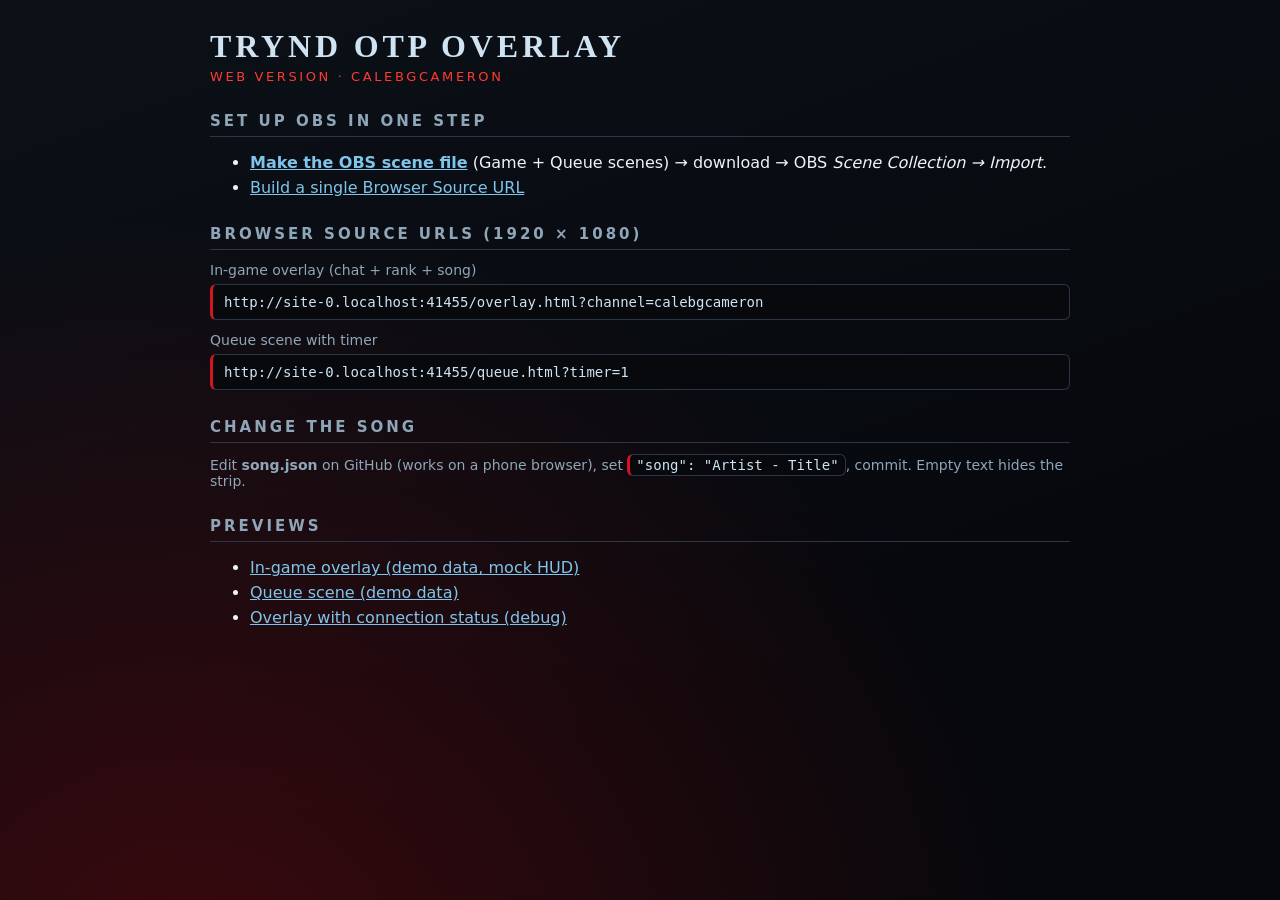
<file: index.html>
<!DOCTYPE html>
<html lang="en"><head><meta charset="utf-8"><meta name="viewport" content="width=device-width,initial-scale=1">
<meta name="robots" content="noindex"><link rel="icon" href="data:,">
<title>Trynd OTP overlay (web)</title>
<style>
body{font:16px system-ui,"Segoe UI",sans-serif;background:radial-gradient(ellipse at 15% 110%,rgba(122,10,16,.45),transparent 55%),linear-gradient(160deg,#0c1118,#06080c 70%);color:#eef3f8;min-height:100vh;margin:0}
main{max-width:860px;margin:0 auto;padding:28px 18px}
h1{font-family:Georgia,serif;letter-spacing:.12em;color:#cfe3f2;margin:0 0 4px}h1+p{color:#ff3b30;letter-spacing:.2em;text-transform:uppercase;font-size:13px;margin:0 0 22px}
h2{font-size:15px;letter-spacing:.2em;color:#8fa6b9;text-transform:uppercase;border-bottom:1px solid #2b3646;padding-bottom:6px;margin-top:28px}
a{color:#7fc4ea}code{display:block;background:#07090d;border:1px solid #2b3646;border-left:3px solid #d4141f;border-radius:6px;padding:9px 11px;margin:6px 0 12px;word-break:break-all;color:#cfe3f2;font-size:14px}
li{margin:6px 0}.small{color:#8fa6b9;font-size:14px}
</style></head><body><main>
<h1>TRYND OTP OVERLAY</h1><p>web version · calebgcameron</p>

<h2>Set up OBS in one step</h2>
<ul>
 <li><a href="tools/make-scenes.html"><b>Make the OBS scene file</b></a> (Game + Queue scenes) → download → OBS <i>Scene Collection → Import</i>.</li>
 <li><a href="tools/make-url.html">Build a single Browser Source URL</a></li>
</ul>

<h2>Browser Source URLs (1920 × 1080)</h2>
<div class="small">In-game overlay (chat + rank + song)</div><code id="u1"></code>
<div class="small">Queue scene with timer</div><code id="u2"></code>

<h2>Change the song</h2>
<p class="small">Edit <b>song.json</b> on GitHub (works on a phone browser), set <code style="display:inline;padding:2px 6px">"song": "Artist - Title"</code>, commit. Empty text hides the strip.</p>
<p id="edit" class="small"></p>

<h2>Previews</h2>
<ul>
 <li><a href="tools/preview.html?src=../overlay.html%3Fdemo%3D1">In-game overlay (demo data, mock HUD)</a></li>
 <li><a href="queue.html?demo=1&timer=1">Queue scene (demo data)</a></li>
 <li><a href="overlay.html?debug=1">Overlay with connection status (debug)</a></li>
</ul>
</main>
<script>
const base = new URL("./", location.href).href;
document.getElementById("u1").textContent = base + "overlay.html?channel=calebgcameron";
document.getElementById("u2").textContent = base + "queue.html?timer=1";
// On GitHub Pages (NAME.github.io/REPO/), link straight to the song.json editor
const m = /^([a-z0-9-]+)\.github\.io$/i.exec(location.hostname);
if (m) {
  const repo = location.pathname.split("/").filter(Boolean)[0] || (m[1] + ".github.io");
  const url = `https://github.com/${m[1]}/${repo}/edit/main/song.json`;
  const a = document.createElement("a"); a.href = url; a.textContent = "Open the song.json editor"; a.rel = "noopener";
  const e = document.getElementById("edit"); e.append(a, " (bookmark this on your phone)");
}
</script></body></html>
</file>
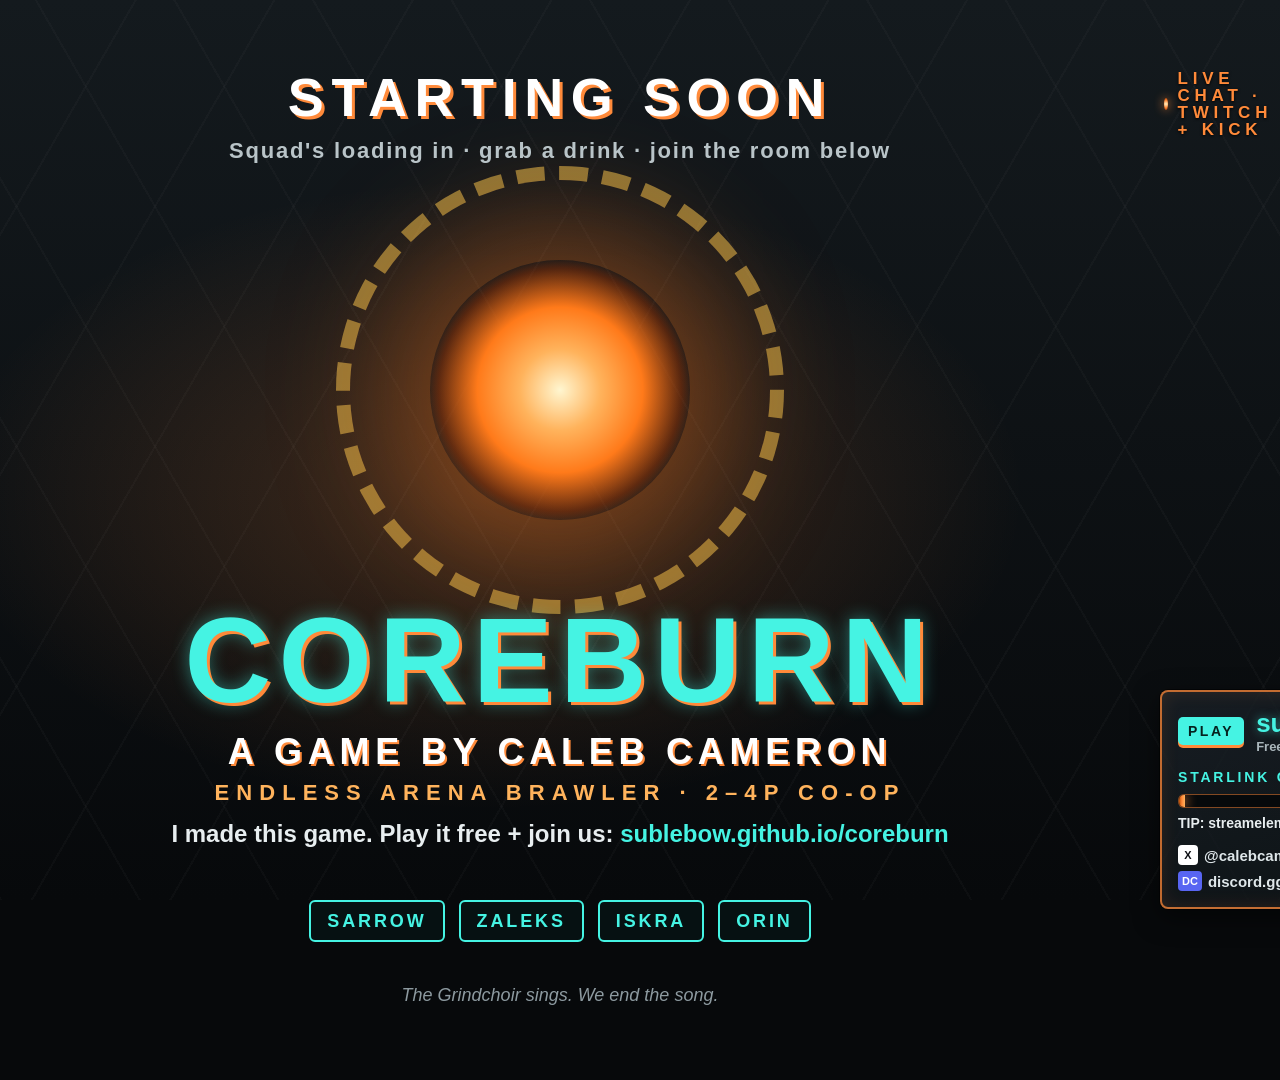
<file: coreburn-start.html>
<!doctype html><html><head><meta charset="utf-8"><title>COREBURN starting soon / BRB</title>
<link rel="stylesheet" href="assets/coreburn-overlay.css">
<style>
body{background:#07090b}
.bg{position:absolute;inset:0;background:
 radial-gradient(ellipse 60% 50% at 38% 55%,rgba(255,138,58,.22),transparent 70%),
 repeating-linear-gradient(60deg,rgba(255,255,255,.025) 0 2px,transparent 2px 120px),
 repeating-linear-gradient(-60deg,rgba(255,255,255,.025) 0 2px,transparent 2px 120px),
 linear-gradient(180deg,#141a1e,#07090b);}
.core{position:absolute;left:560px;top:390px;width:260px;height:260px;border-radius:50%;transform:translate(-50%,-50%);
 background:radial-gradient(circle,#fff6d0 0,#ffb35c 22%,#ff7a1a 45%,rgba(160,50,0,.4) 66%,transparent 72%);
 box-shadow:0 0 120px 40px rgba(255,120,30,.35);animation:core 2.4s ease-in-out infinite}
.ring{position:absolute;left:560px;top:390px;width:420px;height:420px;border-radius:50%;transform:translate(-50%,-50%);
 border:14px dashed rgba(242,193,78,.55);animation:spin 30s linear infinite}
@keyframes core{50%{box-shadow:0 0 170px 60px rgba(255,140,40,.5);filter:brightness(1.15)}}
@keyframes spin{to{transform:translate(-50%,-50%) rotate(360deg)}}
.title{position:absolute;left:80px;top:600px;width:960px;text-align:center}
.title .wm{font-size:120px;line-height:1}
.title .by{font:900 36px/1 "Arial Black",sans-serif;letter-spacing:.16em;color:#fff;margin-top:14px;text-shadow:2px 2px 0 var(--amber)}
.title .made{font-size:24px;font-weight:700;color:#e8eef0;margin-top:14px}.title .made b{color:var(--cyan)}
.title .sub{font-size:22px!important;font-size:28px;letter-spacing:.32em;color:var(--amber-h);font-weight:700;margin-top:10px}
.status{position:absolute;left:80px;top:70px;width:960px;text-align:center;font:900 54px/1 "Arial Black",sans-serif;letter-spacing:.14em;color:#fff;text-shadow:3px 3px 0 var(--amber)}
.status small{display:block;font:600 22px/1.4 "Segoe UI",sans-serif;letter-spacing:.08em;color:#b9c4c8;margin-top:12px;text-shadow:none}
.heroes{position:absolute;left:80px;top:900px;width:960px;display:flex;justify-content:center;gap:14px}
.heroes span{font:900 18px/1 "Arial Black",sans-serif;letter-spacing:.16em;padding:10px 16px;border:2px solid var(--cyan);color:var(--cyan);border-radius:6px;background:rgba(7,20,22,.7)}
.side{position:absolute;left:1160px;top:60px;width:700px;height:960px}
.chat-head{left:1164px;top:70px;font-size:17px}
#chat{left:1160px;top:104px;width:700px;height:560px}
.cards{position:absolute;left:1160px;top:690px;width:668px;padding:16px;display:flex;flex-direction:column;gap:14px}
.play .u{font-size:26px}
.foot{position:absolute;left:80px;top:985px;width:960px;text-align:center;color:#8d9aa0;font-size:18px;font-style:italic}
</style></head><body>
<div class="bg"></div><div class="ring"></div><div class="core"></div>
<div class="status" id="status">STARTING SOON<small id="statussub">Squad's loading in · grab a drink · join the room below</small></div>
<div class="title"><div class="wm">COREBURN</div><div class="by">A GAME BY CALEB CAMERON</div><div class="sub">ENDLESS ARENA BRAWLER · 2–4P CO-OP</div><div class="made">I made this game. Play it free + join us: <b>sublebow.github.io/coreburn</b></div></div>
<div class="heroes"><span>SARROW</span><span>ZALEKS</span><span>ISKRA</span><span>ORIN</span></div>
<div class="foot">The Grindchoir sings. We end the song.</div>
<div class="chat-head"><i></i>LIVE CHAT · TWITCH + KICK</div>
<div id="chat"></div>
<div class="cards panel">
 <div class="play"><span class="k">PLAY</span><div><div class="u">sublebow.github.io/coreburn</div><div class="s">Free in your browser · ask chat for the room code</div></div></div>
 <div id="goal" class="hidden"><div class="g-head"><span class="g-title"></span><span class="g-amt"></span></div><div class="g-row"><div class="g-bar"><b></b></div><span class="g-pct">0%</span></div><div class="g-tip"></div></div>
 <div class="soc"><span><b style="background:#fff">X</b>@calebcameron_</span><span><b style="background:#9146ff;color:#fff">TW</b>CalebGCameron</span><span><b style="background:#53fc18">K</b>CalebGCameron</span><span><b style="background:#5865f2;color:#fff">DC</b>discord.gg/h53n9f9agz</span></div>
</div>
<script src="assets/coreburn-overlay.js"></script><script>
const mode=(qs.get("mode")||"start").toLowerCase();
const st=$("status"),sub=$("statussub");
if(mode==="brb"){st.firstChild.textContent="BE RIGHT BACK";sub.textContent="Cores cooling down · back in a sec";}
if(mode==="end"){st.firstChild.textContent="THANKS FOR WATCHING";sub.textContent="GG squad · see you next stream";}
if(qs.has("msg"))sub.textContent=qs.get("msg");
startOverlay();</script>
</body></html>
</file>
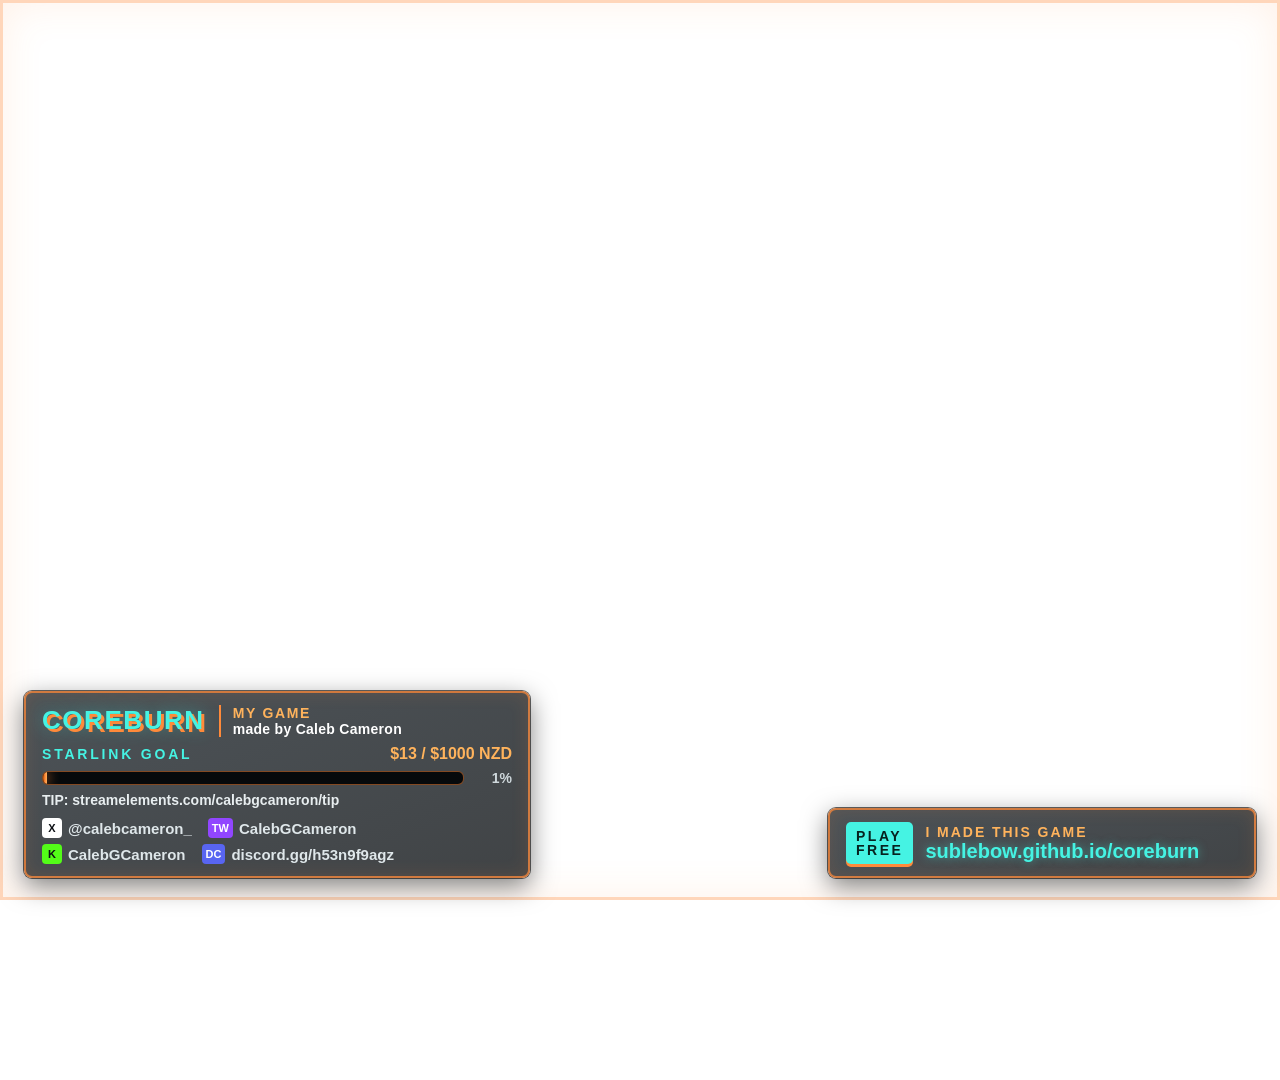
<file: coreburn.html>
<!doctype html><html><head><meta charset="utf-8"><title>COREBURN overlay (gameplay)</title>
<link rel="stylesheet" href="assets/coreburn-overlay.css">
<style>
.frame{position:absolute;inset:0;pointer-events:none;border:3px solid rgba(255,138,58,.35);box-shadow:inset 0 0 40px rgba(255,138,58,.12);}
.cornerlab{position:absolute;right:24px;top:232px;width:392px;}
.chat-head{left:1504px;top:262px}
#chat{left:1500px;top:290px;width:396px;height:560px;}
.dock{position:absolute;left:24px;bottom:22px;width:470px;padding:12px 16px 12px;}
.wmrow{display:flex;align-items:center;gap:14px;margin-bottom:8px}.dock .wm{font-size:26px}
.mine{font:900 14px/1.15 "Arial Black",sans-serif;letter-spacing:.12em;color:var(--amber-h);border-left:2px solid var(--amber);padding-left:12px}.mine span{font:700 14px "Segoe UI",sans-serif;letter-spacing:.02em;color:#fff}
.dock #goal{margin-bottom:10px}
.playbox{position:absolute;right:24px;bottom:22px;width:392px;padding:12px 16px;}
</style></head><body>
<div class="frame"></div>
<div class="chat-head"><i></i>LIVE CHAT · TWITCH + KICK</div>
<div id="chat"></div>
<div class="dock panel"><div class="wmrow"><div class="wm">COREBURN</div><div class="mine">MY GAME<br><span>made by Caleb Cameron</span></div></div><div id="goal" class="hidden"><div class="g-head"><span class="g-title"></span><span class="g-amt"></span></div><div class="g-row"><div class="g-bar"><b></b></div><span class="g-pct">0%</span></div><div class="g-tip"></div></div><div class="soc"><span><b style="background:#fff">X</b>@calebcameron_</span><span><b style="background:#9146ff;color:#fff">TW</b>CalebGCameron</span><span><b style="background:#53fc18">K</b>CalebGCameron</span><span><b style="background:#5865f2;color:#fff">DC</b>discord.gg/h53n9f9agz</span></div></div>
<div class="playbox panel"><div class="play"><span class="k">PLAY<br>FREE</span><div><div class="s" style="font:900 14px Arial Black,sans-serif;letter-spacing:.14em;color:var(--amber-h)">I MADE THIS GAME</div><div class="u">sublebow.github.io/coreburn</div></div></div></div>
<script src="assets/coreburn-overlay.js"></script><script>startOverlay();</script>
</body></html>
</file>
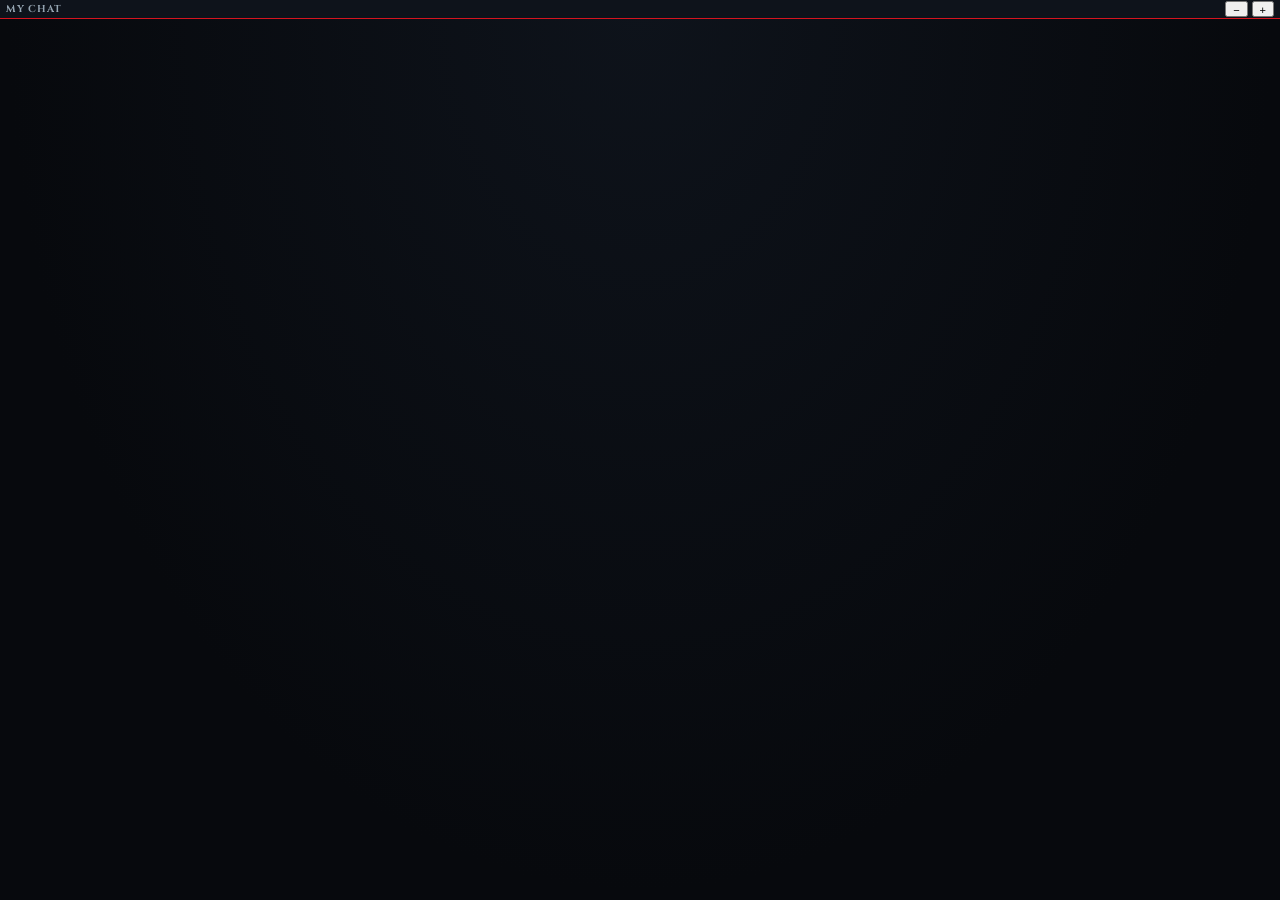
<file: mychat.html>
<!DOCTYPE html>
<html lang="en"><head><meta charset="utf-8">
<meta name="viewport" content="width=device-width,initial-scale=1">
<meta name="robots" content="noindex">
<title>my chat</title>
<link rel="stylesheet" href="https://fonts.googleapis.com/css2?family=Barlow+Semi+Condensed:wght@500;600;700&family=Cinzel:wght@700&display=swap">
<style>
:root{--steel-0:#07090d;--steel-1:#0e131b;--steel-2:#1a222e;--steel-3:#2b3646;--frost:#cfe3f2;--frost-dim:#8fa6b9;--rage:#d4141f;--text:#eef3f8;--chat-font:24px;
--sans:"Barlow Semi Condensed","Segoe UI",Arial,sans-serif;}
*{box-sizing:border-box}html,body{margin:0;height:100%;background:var(--steel-0);color:var(--text);font-family:var(--sans)}
body{display:flex;flex-direction:column;background:radial-gradient(ellipse at top,var(--steel-1),var(--steel-0) 70%)}
header{display:flex;align-items:center;gap:4px;padding:1px 6px;border-bottom:1px solid var(--rage);background:var(--steel-1);font-size:11px;flex:none;line-height:1}
header .st,header .al{display:none}
header button{font-size:11px;padding:0 6px;line-height:14px;height:16px;min-width:0}
header h1{font-family:"Cinzel",serif;font-size:10px;opacity:.7;margin:0;letter-spacing:.08em;color:var(--frost);flex:1}
.st{display:flex;align-items:center;gap:6px;color:var(--frost-dim)}.st i{width:10px;height:10px;border-radius:50%;background:#666;display:inline-block}
.st.ok i{background:#3fd47f;box-shadow:0 0 6px #3fd47f}.st.wait i{background:#e8d44d}.st.bad i{background:#d4141f}
#chat{flex:1;overflow-y:auto;padding:10px 16px;font-size:var(--chat-font);line-height:1.35}
.msg{padding:6px 10px;border-radius:6px;margin:2px 0;word-wrap:break-word;overflow-wrap:anywhere;border-left:4px solid transparent}
.msg:nth-child(odd){background:rgba(255,255,255,.025)}
.msg.hl{background:rgba(212,20,31,.22)!important;border-left-color:var(--rage-hot,#ff3b30)}
.msg.system{color:#e8d44d;font-style:italic}
.plat{display:inline-flex;width:1.05em;height:1.05em;border-radius:4px;vertical-align:-.15em;margin-right:8px;padding:2px}
.plat svg{width:100%;height:100%;fill:#fff}.p-tw{background:#9146ff}.p-kick{background:#53fc18}.p-kick svg{fill:#000}
.badge{font-size:.55em;font-weight:700;padding:1px 5px;border-radius:3px;margin-right:6px;vertical-align:.2em}
.b-bc{background:#d4141f}.b-mod{background:#00ad03}.b-vip{background:#e005b9}.b-sub{background:#4a6cff}
.name{font-weight:700}.colon{margin-right:6px}.action{font-style:italic}
.emote{height:1.4em;vertical-align:-.35em;margin:0 1px}
.ts{color:var(--frost-dim);font-size:.6em;margin-right:8px}
#jump{position:fixed;bottom:18px;left:50%;transform:translateX(-50%);background:var(--rage);color:#fff;border:0;padding:8px 18px;border-radius:20px;font:600 16px var(--sans);cursor:pointer;display:none}
</style></head><body>
<header><h1>MY CHAT</h1><span class="st" id="st-tw"><i></i>Twitch</span><span class="st" id="st-kick"><i></i>Kick</span>
<span class="al" style="font-size:13px">A−/A+</span><button id="sm">−</button><button id="lg">+</button></header>
<div id="chat"></div><button id="jump">▼ new messages</button>
<script>
"use strict";
const DEFAULTS = { channel:"calebgcameron", kick:"calebgcameron", kick_chatroom:"",
  kick_ws:"wss://ws-us2.pusher.com/app/34bf7a0ff419a2a775b9?protocol=7&client=js&version=8.4.0&flash=false",
  platbadge:1, badges:1, hidebots:1, hidecmds:0, emotes:1, size:24, max:300, demo:0, debug:0 };
const qs = new URLSearchParams(location.search);
const P = (k) => qs.has(k) ? qs.get(k) : DEFAULTS[k];
const B = (k) => { const v = String(P(k)); return v === "1" || v === "true" || v === "yes"; };
const DEBUG = B("debug"); const dbg = (s) => { if (DEBUG) console.log("[mychat]", s); };
window.__overlay = { status:"init", joined:false, errors:[], messages:0, byPlat:{} };
const chatEl = document.getElementById("chat");
const MAX = Math.max(50, parseInt(P("max"),10) || 300);
let size = parseInt(P("size"),10) || 24;
try { if (!qs.has("size")) size = parseInt(localStorage.getItem("mychat:size"),10) || size; } catch(e){}
const setSize = (s) => { size = Math.min(60, Math.max(12, s)); document.documentElement.style.setProperty("--chat-font", size + "px"); try{localStorage.setItem("mychat:size", size);}catch(e){} };
setSize(size);
document.getElementById("sm").onclick = () => setSize(size - 2);
document.getElementById("lg").onclick = () => setSize(size + 2);
const ME = /caleb/i;
const BOTS = new Set(["nightbot","streamelements","streamlabs","moobot","fossabot","wizebot","soundalerts","sery_bot","botrixoficial","kofistreambot","kickbot"]);
const PLAT_ICON = {
  tw: '<svg viewBox="0 0 24 24"><path d="M2.15 0 .54 4.12v16.84h5.73V24h3.22l3.05-3.04h4.66L23.46 14.69V0zm19.16 13.61-3.58 3.58H12l-3.05 3.05v-3.05H4.12V2.15h17.19zM17.73 6.27v6.26h-2.15V6.27zm-5.73 0v6.26H9.85V6.27z"/></svg>',
  kick: '<svg viewBox="0 0 24 24"><path d="M2 2h7v6h2V6h2V4h2V2h7v7h-2v2h-2v2h2v2h2v7h-7v-2h-2v-2h-2v-2H9v6H2z"/></svg>'
};
const PALETTE = ["#ff4a4a","#4aa3ff","#3fd47f","#b86bff","#ff8c3a","#2ed1d1","#ff5fb2","#e8d44d","#8fa6ff","#7ee06a"];

function safeColor(c, name) {
  let col = /^#[0-9a-f]{6}$/i.test(c || "") ? c : null;
  if (!col) { let h = 0; for (const ch of name) h = (h * 31 + ch.charCodeAt(0)) >>> 0; col = PALETTE[h % PALETTE.length]; }
  // lift very dark colours so they're readable on the dark backing
  let r = parseInt(col.slice(1,3),16), g = parseInt(col.slice(3,5),16), b = parseInt(col.slice(5,7),16);
  const lum = 0.2126*r + 0.7152*g + 0.0722*b;
  if (lum < 110) { const k = (110 - lum) / 255 + 0.35; r = Math.round(r + (255-r)*k); g = Math.round(g + (255-g)*k); b = Math.round(b + (255-b)*k); }
  return `rgb(${r},${g},${b})`;
}

function parseTags(s) {
  const t = {};
  if (!s) return t;
  for (const kv of s.split(";")) {
    const i = kv.indexOf("="); const k = i < 0 ? kv : kv.slice(0, i); let v = i < 0 ? "" : kv.slice(i + 1);
    v = v.replace(/\\s/g, " ").replace(/\\:/g, ";").replace(/\\r/g, "").replace(/\\n/g, "").replace(/\\\\/g, "\\");
    t[k] = v;
  }
  return t;
}
function parseLine(line) {
  // [@tags] [:prefix] COMMAND [params] [:trailing]
  let p = 0, tags = {}, prefix = "", cmd = "", params = [], trailing = null;
  if (line[0] === "@") { const e = line.indexOf(" "); tags = parseTags(line.slice(1, e)); p = e + 1; }
  if (line[p] === ":") { const e = line.indexOf(" ", p); prefix = line.slice(p + 1, e); p = e + 1; }
  const ti = line.indexOf(" :", p - 1);
  let mid = ti >= 0 ? line.slice(p, ti) : line.slice(p);
  if (ti >= 0) trailing = line.slice(ti + 2);
  const parts = mid.trim().split(" "); cmd = parts.shift(); params = parts;
  return { tags, prefix, cmd, params, trailing, nick: prefix.split("!")[0] };
}

// Build message text as DOM nodes (never innerHTML) with Twitch emote images from the "emotes" tag.
function buildText(container, text, emotesTag) {
  const chars = Array.from(text);               // Twitch emote ranges index by code point
  const ranges = [];
  if (B("emotes") && emotesTag) {
    for (const part of emotesTag.split("/")) {
      const [id, locs] = part.split(":");
      if (!id || !locs || !/^[A-Za-z0-9_]+$/.test(id)) continue;
      for (const loc of locs.split(",")) {
        const [a, b] = loc.split("-").map(Number);
        if (Number.isInteger(a) && Number.isInteger(b) && a <= b && b < chars.length) ranges.push({ a, b, id });
      }
    }
    ranges.sort((m, n) => m.a - n.a);
  }
  let i = 0;
  for (const r of ranges) {
    if (r.a < i) continue;
    if (r.a > i) container.appendChild(document.createTextNode(chars.slice(i, r.a).join("")));
    const img = document.createElement("img");
    img.className = "emote"; img.alt = chars.slice(r.a, r.b + 1).join("");
    img.src = `https://static-cdn.jtvnw.net/emoticons/v2/${r.id}/default/dark/1.0`;
    img.onerror = () => img.replaceWith(document.createTextNode(img.alt));
    container.appendChild(img);
    i = r.b + 1;
  }
  if (i < chars.length) container.appendChild(document.createTextNode(chars.slice(i).join("")));
}
function nearBottom(){ return chatEl.scrollHeight - chatEl.scrollTop - chatEl.clientHeight < 80; }
const jump = document.getElementById("jump");
jump.onclick = () => { chatEl.scrollTop = chatEl.scrollHeight; jump.style.display = "none"; };
chatEl.addEventListener("scroll", () => { if (nearBottom()) jump.style.display = "none"; });
function leave(el){ el.remove(); }
function removeMsgs(sel){ chatEl.querySelectorAll(sel).forEach(leave); }
function addMessage({ name, color, text, emotes, badges, id, userId, system, plat, build }) {
  plat = plat || "tw";
  const stick = nearBottom();
  const el = document.createElement("div"); el.className = "msg"; el.dataset.plat = plat;
  if (id) el.dataset.id = plat + ":" + id;
  if (userId) el.dataset.user = plat + ":" + userId;
  const ts = document.createElement("span"); ts.className = "ts"; ts.textContent = new Date().toLocaleTimeString([], {hour:"numeric",minute:"2-digit"}); el.appendChild(ts);
  if (B("platbadge")) { const pb = document.createElement("span"); pb.className = "plat p-" + plat; pb.innerHTML = PLAT_ICON[plat] || ""; el.appendChild(pb); }
  const b = badges || "";
  if (system) { el.classList.add("system"); const s = document.createElement("span"); s.textContent = system; el.appendChild(s); if (text) el.appendChild(document.createElement("br")); }
  if (name && text) {
    if (B("badges")) {
      const add = (cls, label) => { const s = document.createElement("span"); s.className = "badge " + cls; s.textContent = label; el.appendChild(s); };
      if (/broadcaster\//.test(b)) add("b-bc", "LIVE"); else if (/moderator\//.test(b)) add("b-mod", "MOD"); else if (/vip\//.test(b)) add("b-vip", "VIP");
      if (/(^|,)(subscriber|founder)\//.test(b)) add("b-sub", "SUB");
    }
    let action = false; const m = /^\u0001ACTION (.*)\u0001$/.exec(text); if (m) { text = m[1]; action = true; }
    const n = document.createElement("span"); n.className = "name"; n.textContent = name; n.style.color = safeColor(color, name); el.appendChild(n);
    if (!action) { const c = document.createElement("span"); c.className = "colon"; c.textContent = ":"; el.appendChild(c); }
    const t = document.createElement("span"); t.className = "text" + (action ? " action" : ""); (build || buildText)(t, text, emotes); el.appendChild(t);
  } else if (text) { const t = document.createElement("span"); t.className = "text"; (build || buildText)(t, text, emotes); el.appendChild(t); }
  const plain = String(text || "").trim();
  if (ME.test(plain.replace(/\[emote:[^\]]*\]/g, "")) || plain.startsWith("@")) el.classList.add("hl");
  chatEl.appendChild(el);
  window.__overlay.messages++; window.__overlay.byPlat[plat] = (window.__overlay.byPlat[plat] || 0) + 1;
  while (chatEl.children.length > MAX) chatEl.firstChild.remove();
  if (stick) chatEl.scrollTop = chatEl.scrollHeight; else jump.style.display = "block";
}
function startTwitch(channel) {
  channel = String(channel || "").toLowerCase().replace(/^#/, "").replace(/[^a-z0-9_]/g, "");
  if (!channel) { window.__overlay.status = "no-channel"; dbg("no channel"); return; }
  let ws, backoff = 1000, pingTimer = null, lastData = Date.now();
  const connect = () => {
    window.__overlay.status = "connecting"; dbg("connecting #" + channel);
    ws = new WebSocket("wss://irc-ws.chat.twitch.tv:443");
    ws.onopen = () => {
      ws.send("CAP REQ :twitch.tv/tags twitch.tv/commands");
      ws.send("PASS SCHMOOPIIE");
      ws.send("NICK justinfan" + (10000 + Math.floor(Math.random() * 89999)));
      ws.send("JOIN #" + channel);
      window.__overlay.status = "open";
    };
    ws.onmessage = (ev) => {
      lastData = Date.now();
      for (const line of String(ev.data).split("\r\n")) {
        if (!line) continue;
        if (line.startsWith("PING")) { ws.send("PONG" + line.slice(4)); continue; }
        const m = parseLine(line);
        switch (m.cmd) {
          case "001": backoff = 1000; break;
          case "366": case "ROOMSTATE":
            if (!window.__overlay.joined) { window.__overlay.joined = true; window.__overlay.status = "joined"; dbg("joined #" + channel); }
            break;
          case "PRIVMSG": {
            const name = m.tags["display-name"] || m.nick;
            const login = (m.nick || "").toLowerCase();
            const text = m.trailing || "";
            if (B("hidebots") && BOTS.has(login)) break;
            if (B("hidecmds") && text.startsWith("!")) break;
            addMessage({ name, color: m.tags.color, text, emotes: m.tags.emotes, badges: m.tags.badges, id: m.tags.id, userId: m.tags["user-id"] });
            break;
          }
          case "USERNOTICE": {
            const sys = m.tags["system-msg"] || "";
            if (sys) addMessage({ system: sys, name: m.tags["display-name"], color: m.tags.color, text: m.trailing || "", emotes: m.tags.emotes, badges: m.tags.badges, id: m.tags.id });
            break;
          }
          case "CLEARCHAT": // ban/timeout (or full clear)
            if (!chatEl) break;
            if (m.tags["target-user-id"]) removeMsgs(`.msg[data-user="${CSS.escape("tw:" + m.tags["target-user-id"])}"]`);
            else removeMsgs('.msg[data-plat="tw"]');
            break;
          case "CLEARMSG":
            if (chatEl && m.tags["target-msg-id"]) removeMsgs(`.msg[data-id="${CSS.escape("tw:" + m.tags["target-msg-id"])}"]`);
            break;
          case "RECONNECT": try { ws.close(); } catch (e) {} break;
          case "NOTICE": window.__overlay.errors.push(m.trailing); dbg("NOTICE: " + m.trailing); break;
        }
      }
    };
    ws.onclose = () => {
      window.__overlay.joined = false; window.__overlay.status = "reconnecting";
      dbg("disconnected, retry in " + backoff / 1000 + "s");
      setTimeout(connect, backoff); backoff = Math.min(backoff * 2, 30000);
    };
    ws.onerror = () => { window.__overlay.errors.push("ws error"); };
  };
  connect();
  // watchdog: Twitch PINGs ~every 5 min; if nothing for 7 min, force reconnect
  pingTimer = setInterval(() => { if (Date.now() - lastData > 420000 && ws) { try { ws.close(); } catch (e) {} } }, 30000);
}

/* ---------------- KICK (read-only, no login) ----------------
   Kick chat runs on Pusher. Public channel "chatrooms.<chatroomId>.v2", events App\Events\ChatMessageEvent etc.
   chatroomId: ?kick_chatroom= / site-config > built-in KICK_ROOMS > cached lookup > https://kick.com/api/v2/channels/<slug>
   (the lookup is behind Cloudflare and may be blocked for browsers, hence the built-in id). */
const KICK_ROOMS = { calebgcameron: 95824000 };
async function kickRoomId(slug) {
  const forced = parseInt(P("kick_chatroom"), 10);
  if (forced > 0) return forced;
  if (KICK_ROOMS[slug]) return KICK_ROOMS[slug];
  const key = "kickroom:" + slug;
  try { const c = parseInt(localStorage.getItem(key), 10); if (c > 0) return c; } catch (e) {}
  for (const u of [`https://kick.com/api/v2/channels/${slug}/chatroom`, `https://kick.com/api/v2/channels/${slug}`]) {
    try {
      const ctl = new AbortController(); const to = setTimeout(() => ctl.abort(), 6000);
      const r = await fetch(u, { headers: { Accept: "application/json" }, signal: ctl.signal }); clearTimeout(to);
      if (!r.ok) continue;
      const d = await r.json(); const id = (d && d.chatroom && d.chatroom.id) || (d && d.chatable_id === undefined && d.id);
      if (id > 0) { try { localStorage.setItem(key, String(id)); } catch (e) {} return id; }
    } catch (e) { dbg("kick lookup failed: " + (e && e.message)); }
  }
  return 0;
}
// "[emote:37226:KEKW] hi" -> <img> + text (DOM nodes only)
function kickText(container, text) {
  const re = /\[emote:(\d+):([^\]]*)\]/g; let i = 0, m;
  while ((m = re.exec(text))) {
    if (m.index > i) container.appendChild(document.createTextNode(text.slice(i, m.index)));
    if (B("emotes")) {
      const img = document.createElement("img"); img.className = "emote"; img.alt = m[2];
      img.src = `https://files.kick.com/emotes/${m[1]}/fullsize`;
      img.onerror = () => img.replaceWith(document.createTextNode(img.alt));
      container.appendChild(img);
    } else container.appendChild(document.createTextNode(m[2]));
    i = re.lastIndex;
  }
  if (i < text.length) container.appendChild(document.createTextNode(text.slice(i)));
}
const KICK_BADGE = { broadcaster: "broadcaster", moderator: "moderator", vip: "vip", subscriber: "subscriber", founder: "founder", og: "og", staff: "staff", verified: "verified" };
function startKick(slugRaw) {
  const slug = String(slugRaw || "").toLowerCase().trim().replace(/[^a-z0-9_-]/g, "");
  const K = window.__overlay.kick = { status: "init", slug, room: 0, messages: 0 };
  if (!slug || ["0", "off", "false", "no"].includes(String(slugRaw).toLowerCase())) { K.status = "off"; return; }
  let ws, backoff = 1000, lastData = Date.now(), room = 0, pinger = null;
  const connect = async () => {
    if (!room) room = K.room = await kickRoomId(slug);
    if (!room) { K.status = "no-chatroom"; dbg("kick: no chatroom id for " + slug + " (set ?kick_chatroom=)"); setTimeout(connect, Math.min(backoff *= 2, 60000)); return; }
    K.status = "connecting"; dbg("kick connecting " + slug + " #" + room);
    try { ws = new WebSocket(P("kick_ws")); } catch (e) { K.status = "bad-ws"; return; }
    ws.onmessage = (ev) => {
      lastData = Date.now();
      let j; try { j = JSON.parse(ev.data); } catch (e) { return; }
      let d = j.data; if (typeof d === "string") { try { d = JSON.parse(d); } catch (e) {} }
      switch (j.event) {
        case "pusher:connection_established":
          ws.send(JSON.stringify({ event: "pusher:subscribe", data: { auth: "", channel: `chatrooms.${room}.v2` } }));
          break;
        case "pusher_internal:subscription_succeeded": backoff = 1000; K.status = "joined"; dbg("kick joined " + slug); break;
        case "pusher:ping": ws.send(JSON.stringify({ event: "pusher:pong", data: {} })); break;
        case "pusher:error": window.__overlay.errors.push("kick: " + JSON.stringify(d)); dbg("kick error " + JSON.stringify(d)); break;
        case "App\\Events\\ChatMessageEvent": {
          if (!d || !d.sender) break;
          const s = d.sender, idn = s.identity || {}, text = String(d.content || "");
          const login = String(s.slug || s.username || "").toLowerCase();
          if (B("hidebots") && BOTS.has(login)) break;
          if (B("hidecmds") && text.startsWith("!")) break;
          const badges = (idn.badges || []).map(b => KICK_BADGE[b && b.type]).filter(Boolean).map(t => t + "/1").join(",");
          K.messages++;
          addMessage({ plat: "kick", name: s.username || s.slug, color: idn.color, text, badges, id: d.id, userId: s.id, build: kickText });
          break;
        }
        case "App\\Events\\MessageDeletedEvent":
          if (d && d.message && d.message.id) removeMsgs(`.msg[data-id="${CSS.escape("kick:" + d.message.id)}"]`);
          break;
        case "App\\Events\\UserBannedEvent":
          if (d && d.user && d.user.id) removeMsgs(`.msg[data-user="${CSS.escape("kick:" + d.user.id)}"]`);
          break;
        case "App\\Events\\ChatroomClearEvent": removeMsgs('.msg[data-plat="kick"]'); break;
      }
    };
    ws.onclose = (e) => {
      K.status = "reconnecting"; dbg("kick disconnected (" + (e && e.code) + "), retry in " + backoff / 1000 + "s");
      setTimeout(connect, backoff); backoff = Math.min(backoff * 2, 30000);
    };
    ws.onerror = () => { window.__overlay.errors.push("kick ws error"); };
  };
  connect();
  // keep-alive (Pusher activity_timeout is 120s) + watchdog: nothing heard for 3 min -> reconnect
  pinger = setInterval(() => {
    if (!ws || ws.readyState !== 1) return;
    if (Date.now() - lastData > 180000) { try { ws.close(); } catch (e) {} return; }
    try { ws.send(JSON.stringify({ event: "pusher:ping", data: {} })); } catch (e) {}
  }, 60000);
}

function setSt(id, s){ const e = document.getElementById(id); e.className = "st " + (s==="joined"?"ok":/connect|init|open/.test(s)?"wait":"bad"); e.title = s; }
setInterval(() => { setSt("st-tw", window.__overlay.status); setSt("st-kick", (window.__overlay.kick||{}).status || "off"); }, 1000);
function demoChat(){
  const D = [
    { name:"viewer2", color:"#DAA520", text:"what runes are we on this game? Kappa", emotes:"25:32-36" },
    { plat:"kick", name:"KickViewer", color:"#53FC18", text:"watching from kick [emote:37226:KEKW]", build:kickText },
    { name:"TrynFan", color:"#FF4500", text:"caleb that quadra was insane", badges:"subscriber/12" },
    { plat:"kick", name:"modguy", color:"#4aa3ff", text:"@CalebGCameron gg", badges:"moderator/1", build:kickText },
    { name:"lurker99", text:"first time here, love the overlay" },
    { name:"Nightwatch", color:"#b86bff", text:"undying rage timing on point", badges:"vip/1" },
    { system:"BigSupporter subscribed for 6 months!", name:"BigSupporter", text:"let's gooo" },
    { plat:"kick", name:"emerald_hunter", color:"#2ed1d1", text:"emerald today?? [emote:39261:kkHuh]", build:kickText },
  ];
  let i = 0; D.forEach((m,k)=>setTimeout(()=>addMessage(Object.assign({id:"d"+k},m)), k*150));
  setInterval(()=>addMessage(Object.assign({}, D[i++ % D.length])), 2500);
  window.__overlay.status = "joined"; window.__overlay.kick = { status:"joined" };
}
if (B("demo")) demoChat(); else { startTwitch(P("channel")); startKick(P("kick")); }
</script></body></html>
</file>
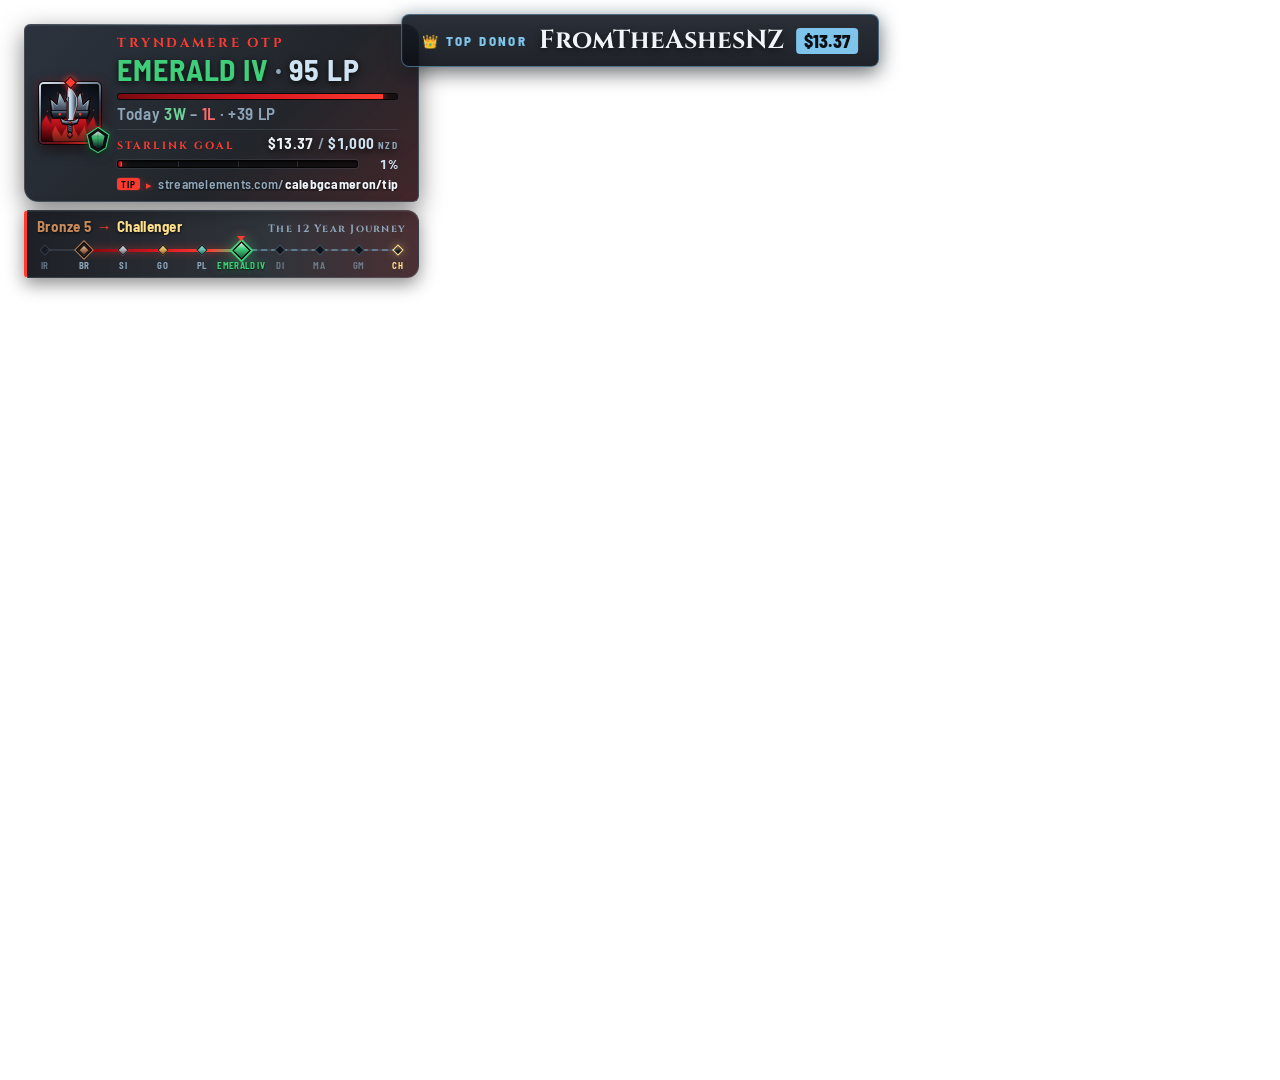
<file: overlay.html>
<!DOCTYPE html>
<!--
  Tryndamere OTP overlay (WEB version) — chat + rank + now playing
  OBS Browser Source, 1920x1080, transparent background. Hosted as a static site
  (GitHub Pages / Netlify); every path is relative, nothing runs on the PC.
  All settings can be passed as URL params (see README-WEB.md), e.g.
    overlay.html?widgets=chat,rank,song&channel=calebgcameron&font=24
    overlay.html?song=Artist%20-%20Title      (fixed song text; empty ?song= hides the strip)
  rank.json is written by the GitHub Actions workflow; song.json is edited on GitHub (phone ok).
-->
<html lang="en">
<head>
<meta charset="utf-8">
<title>Trynd Overlay</title>
<meta name="robots" content="noindex">
<link rel="icon" href="data:,">
<link rel="preconnect" href="https://fonts.googleapis.com">
<script src="verses.js"></script>
<script src="site-config.js"></script>
<link rel="stylesheet" href="https://fonts.googleapis.com/css2?family=Barlow+Semi+Condensed:wght@500;600;700&family=Cinzel:wght@600;700&family=Crimson+Pro:ital,wght@0,400;0,500;1,400&display=swap">
<style>
  :root{
    --steel-0:#07090d; --steel-1:#0e131b; --steel-2:#1a222e; --steel-3:#2b3646;
    --frost:#cfe3f2; --frost-dim:#8fa6b9; --ice:#7fc4ea;
    --rage:#d4141f; --rage-hot:#ff3b30; --rage-deep:#7a0a10;
    --text:#eef3f8;
    --chat-font:23px; --bg-op:0.74; --ui-scale:1;
    --sans:"Barlow Semi Condensed","Segoe UI Semibold","Segoe UI","Roboto Condensed","Arial Narrow",Arial,sans-serif;
    --serif:"Cinzel","Trajan Pro","Georgia",serif;
    --book:"Crimson Pro","Georgia","Cambria","Times New Roman",serif;
  }
  html,body{margin:0;padding:0;width:1920px;height:1080px;overflow:hidden;background:transparent;}
  body{font-family:var(--sans);color:var(--text);-webkit-font-smoothing:antialiased;}
  .widget{position:absolute;}
  .hidden{display:none !important;}

  /* ---------- CHAT (Twitch reader) ---------- */
  #chat{display:flex;flex-direction:column;justify-content:flex-end;gap:7px;overflow:hidden;}
  .msg{
    position:relative;
    background:linear-gradient(90deg, rgba(10,14,20,var(--bg-op)) 0%, rgba(14,19,27,calc(var(--bg-op) - .06)) 100%);
    border:1px solid rgba(143,166,185,.16);
    border-left:3px solid var(--rage);
    border-radius:4px 10px 10px 4px;
    padding:6px 12px 7px 11px;
    font-size:var(--chat-font);line-height:1.28;font-weight:500;
    text-shadow:0 1px 2px rgba(0,0,0,.9);
    word-wrap:break-word;overflow-wrap:anywhere;
    box-shadow:0 4px 14px rgba(0,0,0,.35);
    animation:msgIn .28s ease-out both;
    transition:opacity .9s ease, transform .9s ease;
  }
  .msg.mod{border-left-color:#3fb37f;}
  .msg.bc{border-left-color:var(--rage-hot);}
  .msg.vip{border-left-color:#e05fd0;}
  .msg.system{border-left-color:var(--ice);background:linear-gradient(90deg,rgba(18,40,58,var(--bg-op)),rgba(14,19,27,calc(var(--bg-op) - .06)));}
  .msg.system .sys{color:var(--frost);font-style:italic;}
  .msg.out{opacity:0;transform:translateX(24px);}
  @keyframes msgIn{from{opacity:0;transform:translateX(28px);}to{opacity:1;transform:none;}}
  .badge{display:inline-block;font-size:.56em;font-weight:700;letter-spacing:.06em;line-height:1;
    padding:3px 5px 2px;border-radius:3px;margin-right:5px;vertical-align:.28em;color:#0b0e13;text-shadow:none;}
  .badge.b-bc{background:var(--rage-hot);color:#fff;}
  .badge.b-mod{background:#3fb37f;}
  .badge.b-vip{background:#e05fd0;}
  .badge.b-sub{background:var(--ice);}
  .name{font-weight:700;}
  .colon{color:var(--frost-dim);margin-right:.34em;}
  .text.action{font-style:italic;margin-left:.3em;}
  .emote{height:1.35em;vertical-align:-.32em;margin:0 1px;}
  /* platform badge (combined Twitch + Kick feed) */
  .plat{display:inline-flex;align-items:center;justify-content:center;width:1.02em;height:1.02em;border-radius:3px;
    margin-right:6px;vertical-align:-.14em;box-shadow:0 1px 2px rgba(0,0,0,.7);}
  .plat svg{width:72%;height:72%;display:block;}
  .plat.p-tw{background:#9146ff;} .plat.p-tw svg{fill:#fff;}
  .plat.p-kick{background:#53fc18;} .plat.p-kick svg{fill:#0b0e13;}
  .msg.leaving{opacity:0;transition:opacity .3s ease;}

  /* ---------- CHAT (Restream iframe frame) ---------- */
  #rframe{
    border-radius:12px;overflow:hidden;
    background:rgba(8,11,16,var(--bg-op));
    border:1px solid rgba(143,166,185,.22);
    box-shadow:0 8px 28px rgba(0,0,0,.45), inset 0 0 0 1px rgba(0,0,0,.4);
  }
  #rframe::before{content:"";position:absolute;left:0;top:0;bottom:0;width:3px;background:linear-gradient(180deg,var(--rage-hot),var(--rage-deep));z-index:2;}
  #rframe .rhead{height:30px;display:flex;align-items:center;gap:8px;padding:0 14px;
    font-family:var(--serif);font-size:13px;letter-spacing:.2em;color:var(--frost-dim);
    background:linear-gradient(180deg,rgba(26,34,46,.9),rgba(14,19,27,.6));border-bottom:1px solid rgba(143,166,185,.14);}
  #rframe .rhead i{width:7px;height:7px;transform:rotate(45deg);background:var(--rage);display:inline-block;}
  #rframe iframe{border:0;width:100%;height:calc(100% - 31px);background:transparent;display:block;}
  #rframe .rerr{padding:16px;font-size:18px;color:var(--frost-dim);}

  /* ---------- RANK ---------- */
  #rank{transform-origin:top left;transform:scale(var(--ui-scale));}
  .rank-card{
    position:relative;display:flex;align-items:center;gap:14px;
    min-width:var(--rank-minw,300px);box-sizing:border-box;padding:12px 20px 14px 14px;
    background:linear-gradient(135deg, rgba(26,34,46,.92) 0%, rgba(10,14,20,.9) 60%, rgba(40,8,12,.88) 100%);
    border:1px solid rgba(143,166,185,.28);
    border-radius:6px 14px 6px 14px;
    box-shadow:0 8px 24px rgba(0,0,0,.5), inset 0 1px 0 rgba(207,227,242,.08);
  }
  .rank-card::after{content:"";position:absolute;left:14px;right:14px;top:-1px;height:1px;
    background:linear-gradient(90deg,transparent,rgba(207,227,242,.55),transparent);}
  .emblem{width:58px;height:58px;flex:0 0 58px;filter:drop-shadow(0 0 8px var(--tier-glow,rgba(127,196,234,.55)));}
  .rank-body{display:flex;flex-direction:column;gap:2px;}
  .otp{font-family:var(--serif);font-weight:700;font-size:13px;letter-spacing:.22em;color:var(--rage-hot);
    text-transform:uppercase;display:flex;align-items:center;gap:8px;}
  .otp .chip{font-family:var(--sans);letter-spacing:.08em;font-size:11px;color:#0b0e13;background:#f2c14e;
    padding:1px 6px;border-radius:3px;}
  .rank-line{font-size:30px;font-weight:700;letter-spacing:.03em;line-height:1.05;color:var(--text);
    text-shadow:0 2px 6px rgba(0,0,0,.8);white-space:nowrap;}
  .rank-line .tier{color:var(--tier-col,#9fd3f5);}
  .rank-line .dot{color:var(--frost-dim);margin:0 6px;}
  .rank-line .lp{color:var(--frost);}
  .rage{height:5px;margin-top:5px;border-radius:3px;background:rgba(0,0,0,.55);overflow:hidden;border:1px solid rgba(0,0,0,.6);}
  .rage > b{display:block;height:100%;width:0;background:linear-gradient(90deg,var(--rage-deep),var(--rage),var(--rage-hot));
    box-shadow:0 0 8px var(--rage-hot);transition:width .8s ease;}
  .today{font-size:17px;font-weight:600;color:var(--frost-dim);margin-top:3px;letter-spacing:.04em;}
  .today .w{color:#6fd49a;} .today .l{color:#ff6b6b;}

  /* ---------- CHAMPION ICON (emblem / portrait) + MASTERY ---------- */
  .champ{position:relative;width:62px;height:62px;flex:0 0 62px;margin-right:2px;}
  .champ .pf{position:absolute;inset:0;padding:2px;border-radius:5px;box-sizing:border-box;
    background:linear-gradient(155deg,#dfeaf3 0%,#6d7d8f 34%,#2b3646 55%,var(--rage-deep) 78%,var(--rage-hot) 100%);
    box-shadow:0 0 0 1px rgba(0,0,0,.75),0 6px 14px rgba(0,0,0,.55),0 0 12px rgba(212,20,31,.25);}
  .champ .pf img{display:block;width:100%;height:100%;border-radius:3px;object-fit:cover;background:#0b0e13;}
  .champ .pf::after{content:"";position:absolute;inset:2px;border-radius:3px;pointer-events:none;
    box-shadow:inset 0 0 0 1px rgba(0,0,0,.55),inset 0 -14px 16px -8px rgba(0,0,0,.65);}
  .champ .gem{position:absolute;left:50%;top:-4px;width:7px;height:7px;margin-left:-4px;transform:rotate(45deg);
    background:var(--rage-hot);border:1px solid #0b0e13;box-shadow:0 0 6px var(--rage-hot);z-index:2;}
  .champ .emblem.mini{position:absolute;right:-11px;bottom:-10px;width:28px;height:28px;flex:none;z-index:3;
    filter:drop-shadow(0 0 4px var(--tier-glow,rgba(127,196,234,.55))) drop-shadow(0 2px 2px rgba(0,0,0,.9));}
  .mbadge{flex:none;display:block;filter:drop-shadow(0 0 5px rgba(127,196,234,.45)) drop-shadow(0 1px 1px rgba(0,0,0,.9));}
  .mastery-row{display:flex;align-items:center;gap:6px;margin-top:4px;padding-top:4px;white-space:nowrap;line-height:1.15;
    border-top:1px solid rgba(143,166,185,.16);}
  .jr-ids{display:flex;justify-content:center;align-items:center;gap:10px;margin-top:8px;font-size:16px;letter-spacing:.04em;color:#e8eef4;font-weight:600;white-space:nowrap;}
  .jr-ids b{color:var(--rage,#e2463a);font-weight:800;margin-right:4px;letter-spacing:.1em;font-size:13px;}
  .jr-ids i{color:rgba(232,238,244,.4);font-style:normal;}
  .rank-card.smurf{position:relative;}
  .rank-card.smurf > :not(.smurf-tag){filter:grayscale(1);opacity:.38;}
  .rank-card.smurf .smurf-tag{position:absolute;inset:0;display:flex;align-items:center;justify-content:center;z-index:5;
    color:#fff;font-weight:900;letter-spacing:.18em;font-size:26px;text-shadow:0 0 10px rgba(0,0,0,.95),0 2px 3px #000;pointer-events:none;}
  body.queue .rank-card.smurf .smurf-tag{justify-content:center;align-items:flex-end;padding-right:22px;font-size:26px;}
  .rank-card.smurf .smurf-tag{flex-direction:column;}
  .rank-card.smurf .smurf-tag small{display:block;margin-top:4px;font-size:.5em;letter-spacing:.08em;font-weight:800;}
  .rank-card.has-m{padding-top:9px;padding-bottom:10px;}
  .rank-card.has-m .today{margin-top:1px;}
  .mastery-row .mv{font-size:16px;font-weight:700;letter-spacing:.03em;color:var(--frost);text-shadow:0 1px 3px rgba(0,0,0,.8);}
  .mastery-row .ml{font-family:var(--serif);font-size:11px;font-weight:700;letter-spacing:.2em;color:var(--frost-dim);text-transform:uppercase;padding-top:1px;}
  #mastery{transform-origin:top left;transform:scale(var(--ui-scale));}
  .mastery-strip{position:relative;display:flex;align-items:center;gap:12px;width:400px;box-sizing:border-box;
    padding:4px 16px 4px 12px;border-radius:4px 12px 12px 4px;overflow:hidden;
    background:linear-gradient(90deg,rgba(10,14,20,.9) 0%,rgba(14,19,27,.84) 62%,rgba(40,8,12,.82) 100%);
    border:1px solid rgba(143,166,185,.22);border-left:3px solid var(--rage-hot);
    box-shadow:0 6px 18px rgba(0,0,0,.4),inset 0 1px 0 rgba(207,227,242,.06);}
  .mastery-strip .mt{display:flex;flex-direction:column;gap:1px;min-width:0;}
  .mastery-strip .mk,.mastery-strip .mv{line-height:1.2;}
  .mastery-strip .mk{font-family:var(--serif);font-weight:700;font-size:11px;letter-spacing:.22em;color:var(--rage-hot);text-transform:uppercase;white-space:nowrap;}
  .mastery-strip .mv{font-size:22px;font-weight:700;letter-spacing:.03em;line-height:1.05;color:var(--text);white-space:nowrap;text-shadow:0 2px 6px rgba(0,0,0,.8);}
  .mastery-strip .mv small{font-size:14px;font-weight:600;letter-spacing:.14em;color:var(--frost-dim);margin-left:7px;text-transform:uppercase;}
  .mastery-strip .pips{margin-left:auto;display:flex;gap:6px;align-items:center;}
  .mastery-strip .pips i{width:7px;height:7px;transform:rotate(45deg);background:var(--rage);box-shadow:0 0 6px rgba(255,59,48,.6);}
  .mastery-strip .pips i:nth-child(2){opacity:.6}.mastery-strip .pips i:nth-child(3){opacity:.3}

  /* ---------- JOURNEY ("Bronze 5 → Challenger · The 12 Year Journey"), journey_style 1 | 2 | 3 ---------- */
  #journey{transform-origin:top left;}
  .jr{position:relative;box-sizing:border-box;white-space:nowrap;}
  .rank-card + .jr{width:0;min-width:100%;}          /* game: exactly as wide as the rank card above it */
  .jr-route{font-weight:700;letter-spacing:.03em;color:var(--text);text-shadow:0 1px 3px rgba(0,0,0,.85);}
  .jr-route .ar{font-style:normal;color:var(--rage-hot);margin:0 .32em;text-shadow:0 0 8px rgba(255,59,48,.55);}
  .jr-title{font-family:var(--serif);font-weight:700;color:var(--frost);letter-spacing:.12em;}
  .jr-sep{position:relative;top:-.06em;font-weight:700;color:var(--frost-dim);margin:0 .5em;}
  .jr-n .lb.hid{visibility:hidden;}
  /* 1 = progress path: tier ladder with a "you are here" marker */
  .jr1{display:flex;flex-direction:column;
    background:linear-gradient(90deg,rgba(10,14,20,.92) 0%,rgba(14,19,27,.86) 62%,rgba(40,8,12,.84) 100%);
    border:1px solid rgba(143,166,185,.22);border-left:3px solid var(--rage-hot);border-radius:4px 12px 12px 4px;
    box-shadow:0 6px 18px rgba(0,0,0,.45),inset 0 1px 0 rgba(207,227,242,.07);}
  .jr1 .jr-head{display:flex;align-items:baseline;justify-content:space-between;gap:12px;overflow:hidden;}
  .jr1 .jr-title{color:var(--frost-dim);}
  .jr-track{position:relative;height:calc(var(--gb) + var(--lh));margin:0 var(--pad);}
  .jr-rail,.jr-fill,.jr-ahead{position:absolute;left:0;right:0;top:calc(var(--gb) / 2 - 1px);height:2px;}
  .jr-rail{background:rgba(143,166,185,.16);border-radius:1px;}
  .jr-fill{height:3px;margin-top:-.5px;border-radius:2px;background:linear-gradient(90deg,var(--rage-deep),var(--rage) 45%,var(--rage-hot) 80%,var(--now-c,#fff));box-shadow:0 0 8px rgba(255,59,48,.55);}
  .jr-ahead{height:0;border-top:2px dashed rgba(127,196,234,.42);}
  .jr-n{position:absolute;top:0;width:var(--gb);height:var(--gb);margin-left:calc(var(--gb) / -2);}
  .jr-n .gm{position:absolute;left:50%;top:50%;box-sizing:border-box;width:var(--gs);height:var(--gs);
    margin:calc(var(--gs) / -2) 0 0 calc(var(--gs) / -2);transform:rotate(45deg);
    background:#0e131b;border:1.5px solid rgba(143,166,185,.42);}
  .jr-n.done .gm{background:linear-gradient(135deg,#fff -20%,var(--c) 45%,#0b0e13 150%);border:1px solid rgba(0,0,0,.85);opacity:.9;}
  .jr-n.start .gm{box-shadow:0 0 0 2px #0b0e13,0 0 0 3px var(--c);}
  .jr-n.pre .gm{opacity:.55;}
  .jr-n.goal .gm{border-color:#ffe08a;background:linear-gradient(135deg,rgba(255,224,138,.35),#0e131b 70%);box-shadow:0 0 10px rgba(255,224,138,.45);}
  .jr-n.now .gm{width:var(--gn);height:var(--gn);margin:calc(var(--gn) / -2) 0 0 calc(var(--gn) / -2);
    background:linear-gradient(135deg,#fff -10%,var(--c) 40%,#0b0e13 140%);border:1.5px solid #0b0e13;
    box-shadow:0 0 0 2px var(--c),0 0 14px 2px var(--g);}
  .jr-n.now::after{content:"";position:absolute;left:50%;top:0;margin-left:-4px;width:0;height:0;
    border-left:4px solid transparent;border-right:4px solid transparent;border-top:5px solid var(--rage-hot);transform:translateY(-3px);
    filter:drop-shadow(0 0 4px rgba(255,59,48,.8));}
  .jr-n .lb{position:absolute;top:var(--gb);left:50%;transform:translateX(-50%);font-size:var(--lf);font-weight:700;letter-spacing:.08em;
    color:rgba(143,166,185,.6);line-height:1;}
  .jr-n.done .lb{color:var(--frost-dim);}
  .jr-n.goal .lb{color:#ffe08a;}
  .jr-n.now .lb{color:var(--c);letter-spacing:.04em;text-shadow:0 0 8px var(--g),0 1px 2px #000;}
  .jr-n .lb.l{left:calc(var(--gb) / 2 - var(--gn) / 2);transform:none;}
  .jr-n .lb.r{left:auto;right:calc(var(--gb) / 2 - var(--gn) / 2);transform:none;}
  .jr1.q{height:150px;padding:18px 20px 14px 17px;justify-content:space-between;--gb:40px;--gs:15px;--gn:24px;--lf:13px;--lh:17px;--pad:12px;}
  .jr1.q .jr-route{font-size:24px;} .jr1.q .jr-title{font-size:15px;}
  .jr1.g{margin-top:8px;padding:6px 12px 6px 10px;gap:3px;--gb:22px;--gs:8px;--gn:13px;--lf:9px;--lh:10px;--pad:8px;}
  .jr1.g .jr-route{font-size:15px;} .jr1.g .jr-title{font-size:10.5px;}
  /* 2 = steel-framed engraved plaque */
  .jr2{filter:drop-shadow(0 8px 16px rgba(0,0,0,.6));--ch:14px;}
  .jr2 .fr,.jr2 .pl{clip-path:polygon(var(--ch) 0,calc(100% - var(--ch)) 0,100% var(--ch),100% calc(100% - var(--ch)),calc(100% - var(--ch)) 100%,var(--ch) 100%,0 calc(100% - var(--ch)),0 var(--ch));}
  .jr2 .fr{height:100%;box-sizing:border-box;padding:3px;
    background:linear-gradient(180deg,#e7eef4 0%,#8494a5 16%,#3a4656 46%,#1a222e 70%,#56657a 92%,#aab8c6 100%);}
  .jr2 .pl{--ch:12px;position:relative;height:100%;box-sizing:border-box;display:flex;flex-direction:column;align-items:center;justify-content:center;
    background:
      radial-gradient(ellipse at 50% -30%,rgba(127,196,234,.16),transparent 62%),
      radial-gradient(ellipse at 50% 140%,rgba(122,10,16,.45),transparent 60%),
      repeating-linear-gradient(90deg,rgba(255,255,255,.022) 0 1px,transparent 1px 3px),
      linear-gradient(180deg,#1d2632 0%,#0c1017 60%,#10090c 100%);
    box-shadow:inset 0 0 0 1px rgba(0,0,0,.9),inset 0 2px 0 rgba(255,255,255,.06);}
  .jr2 .rv{position:absolute;width:var(--rv);height:var(--rv);border-radius:50%;
    background:radial-gradient(circle at 35% 30%,#f4f8fb 0%,#9aa9b8 30%,#3a4656 65%,#0b0e13 100%);box-shadow:0 1px 1px rgba(0,0,0,.9);}
  .jr2 .rv.a{left:var(--ri);top:var(--ri)} .jr2 .rv.b{right:var(--ri);top:var(--ri)} .jr2 .rv.c{left:var(--ri);bottom:var(--ri)} .jr2 .rv.d{right:var(--ri);bottom:var(--ri)}
  .jr2 .sg{position:absolute;top:50%;width:var(--sg);height:var(--sg);margin-top:calc(var(--sg) / -2);transform:rotate(45deg);z-index:2;
    background:linear-gradient(135deg,#ff8a80 0%,var(--rage-hot) 35%,var(--rage-deep) 100%);border:2px solid #0b0e13;box-shadow:0 0 0 1px #8494a5,0 0 10px rgba(255,59,48,.7);}
  .jr2 .sg.l{left:calc(var(--sg) / -2 + 1px)} .jr2 .sg.r{right:calc(var(--sg) / -2 + 1px)}
  .jr2 .jt{font-family:var(--serif);font-weight:700;line-height:1.05;letter-spacing:.05em;color:#dfe8f0;
    background:linear-gradient(180deg,#ffffff 0%,#dfe8f0 38%,#8fa2b5 52%,#c9d6e2 78%,#f2f6f9 100%);-webkit-background-clip:text;background-clip:text;-webkit-text-fill-color:transparent;
    filter:drop-shadow(0 -1px 0 rgba(0,0,0,.95)) drop-shadow(0 1px 0 rgba(255,255,255,.14)) drop-shadow(0 0 12px rgba(127,196,234,.22));}
  .jr2 .jk{display:flex;align-items:center;gap:10px;}
  .jr2 .jk::before,.jr2 .jk::after{content:"";height:1px;width:var(--kl);background:linear-gradient(90deg,transparent,rgba(207,227,242,.55));}
  .jr2 .jk::after{background:linear-gradient(270deg,transparent,rgba(207,227,242,.55));}
  .jr2 .jk > i{flex:none;width:5px;height:5px;transform:rotate(45deg);background:var(--rage-hot);box-shadow:0 0 6px var(--rage-hot);}
  .jr2 .ju{height:2px;width:var(--ul);margin-top:var(--ug);background:linear-gradient(90deg,transparent,var(--rage) 20%,var(--rage-hot) 50%,var(--rage) 80%,transparent);box-shadow:0 0 8px rgba(255,59,48,.6);}
  .jr2.q{height:150px;--rv:9px;--ri:11px;--sg:16px;--kl:54px;--ul:250px;--ug:9px;}
  .jr2.q .jr-route{font-size:19px;} .jr2.q .jt{font-size:37px;margin-top:5px;}
  .jr2.g{margin-top:8px;height:66px;--ch:10px;--rv:6px;--ri:7px;--sg:11px;--kl:30px;--ul:150px;--ug:4px;}
  .jr2.g .pl{--ch:8px;} .jr2.g .fr{padding:2px;}
  .jr2.g .jr-route{font-size:12.5px;} .jr2.g .jt{font-size:21px;margin-top:2px;} .jr2.g .jk{gap:7px;} .jr2.g .jk > i{width:4px;height:4px;}
  /* 3 = minimal tag line (queue: under the subtitle; game: footer strip of the rank card) */
  .jr3{display:flex;align-items:center;}
  .jr3 .dm{flex:none;width:7px;height:7px;transform:rotate(45deg);background:var(--ice);box-shadow:0 0 8px rgba(127,196,234,.8);margin-right:10px;}
  .jr3 .jr-title{color:var(--frost-dim);}
  #status .jr3.q{width:640px;margin-top:10px;}
  #status .jr3.q .jr-route{font-size:20px;} #status .jr3.q .jr-title{font-size:15px;letter-spacing:.16em;} #status .jr3.q .jr-sep{font-size:20px;}
  #status .jr3.q .bar{flex:1 1 auto;width:auto;min-width:40px;margin:0 0 0 18px;height:2px;}
  #status.has-j3 .t2{margin-top:8px;}
  .rank-card.has-j3{border-radius:6px 14px 0 0;border-bottom-color:rgba(143,166,185,.14);}
  .jr3.g{width:0;min-width:100%;overflow:hidden;padding:5px 14px 6px 14px;margin-top:-1px;border-radius:0 0 6px 14px;
    background:linear-gradient(90deg,rgba(8,11,16,.94) 0%,rgba(12,16,23,.92) 60%,rgba(34,7,10,.9) 100%);
    border:1px solid rgba(143,166,185,.28);border-top:1px solid rgba(143,166,185,.12);box-shadow:0 8px 20px rgba(0,0,0,.45);}
  .jr3.g .jr-route{font-size:14px;} .jr3.g .jr-title{font-size:10.5px;letter-spacing:.14em;} .jr3.g .dm{width:5px;height:5px;margin-right:8px;}
  .jr3.g .jr-sep{margin:0 .45em;font-size:14px;}

  /* ---------- SONG ---------- */
  #song{transform-origin:top left;transform:scale(var(--ui-scale));transition:opacity .5s ease;}
  .song-strip{display:inline-flex;align-items:center;gap:10px;max-width:520px;box-sizing:border-box;
    padding:7px 16px 7px 12px;border-radius:4px 12px 12px 4px;
    background:linear-gradient(90deg,rgba(10,14,20,.88),rgba(14,19,27,.78));
    border:1px solid rgba(143,166,185,.2);border-left:3px solid var(--ice);
    box-shadow:0 6px 18px rgba(0,0,0,.4);}
  .song-strip .note{color:var(--ice);font-size:20px;line-height:1;text-shadow:0 0 8px rgba(127,196,234,.7);}
  .song-strip .st{font-size:19px;font-weight:600;white-space:nowrap;overflow:hidden;text-overflow:ellipsis;color:var(--frost);}

  /* ---------- QUEUE scene ---------- */
  #scenebg{position:absolute;inset:0;
    background:
      radial-gradient(ellipse at 18% 115%, rgba(122,10,16,.55), transparent 55%),
      radial-gradient(ellipse at 88% -10%, rgba(127,196,234,.16), transparent 50%),
      linear-gradient(160deg,#0c1118 0%,#06080c 70%);}
  #scenebg::after{content:"";position:absolute;inset:0;
    background:repeating-linear-gradient(115deg,rgba(207,227,242,.018) 0 2px,transparent 2px 9px);}
  #scenebg.cut{ /* transparent hole where the webcam goes */
    -webkit-mask-image:linear-gradient(#000,#000),linear-gradient(#000,#000);
    -webkit-mask-repeat:no-repeat;-webkit-mask-composite:xor;mask-composite:exclude;
    -webkit-mask-size:100% 100%,var(--cw) var(--ch);-webkit-mask-position:0 0,var(--cx) var(--cy);}
  #status .row{display:flex;align-items:center;gap:26px;}
  #status .t1{font-family:var(--serif);font-weight:700;font-size:76px;line-height:1;letter-spacing:.1em;color:var(--frost);
    text-shadow:0 4px 30px rgba(0,0,0,.8);white-space:nowrap;}
  #status .timer{display:flex;align-items:center;gap:10px;padding:8px 18px 8px 14px;border-radius:6px;
    background:rgba(10,14,20,.85);border:1px solid rgba(143,166,185,.25);border-left:3px solid var(--rage-hot);
    font-size:34px;font-weight:700;letter-spacing:.06em;color:var(--frost);font-variant-numeric:tabular-nums;}
  #status .timer i{width:9px;height:9px;transform:rotate(45deg);background:var(--rage-hot);box-shadow:0 0 10px var(--rage-hot);animation:pulse 1.6s ease-in-out infinite;}
  @keyframes pulse{50%{opacity:.35}}
  #status .t2{font-size:26px;font-weight:600;letter-spacing:.26em;color:var(--rage-hot);text-transform:uppercase;margin-top:12px;}
  #status .bar{width:520px;height:3px;margin-top:14px;background:linear-gradient(90deg,var(--rage-hot),transparent);}

  #cam{pointer-events:none;box-sizing:border-box;border:3px solid rgba(143,166,185,.55);border-radius:4px;
    box-shadow:0 0 0 1px rgba(0,0,0,.7),0 10px 30px rgba(0,0,0,.55),inset 0 0 0 1px rgba(0,0,0,.5);}
  #cam .c{position:absolute;width:26px;height:26px;border:3px solid var(--rage-hot);}
  #cam .c.tl{left:-7px;top:-7px;border-right:0;border-bottom:0}
  #cam .c.tr{right:-7px;top:-7px;border-left:0;border-bottom:0}
  #cam .c.bl{left:-7px;bottom:-7px;border-right:0;border-top:0}
  #cam .c.br{right:-7px;bottom:-7px;border-left:0;border-top:0}
  #cam .tag{position:absolute;left:14px;bottom:-15px;padding:3px 10px;font-family:var(--serif);font-size:13px;font-weight:700;letter-spacing:.22em;
    color:var(--frost);background:#0b0f15;border:1px solid rgba(143,166,185,.35);border-radius:3px;}
  #cam .demo{position:absolute;inset:0;display:flex;align-items:center;justify-content:center;
    background:repeating-linear-gradient(45deg,#232b35 0 14px,#1c232c 14px 28px);
    color:rgba(220,228,236,.75);font-size:22px;letter-spacing:.2em;text-transform:uppercase;}

  /* ---------- BUDDY CAM (fake webcam, game layout only: gap between the HUD bar and the minimap) ---------- */
  #buddy{pointer-events:none;box-sizing:border-box;border:3px solid rgba(143,166,185,.55);border-radius:4px;background:#0b0e13;
    box-shadow:0 0 0 1px rgba(0,0,0,.7),0 10px 30px rgba(0,0,0,.55),inset 0 0 0 1px rgba(0,0,0,.5);}
  #buddy img{display:block;width:100%;height:100%;object-fit:cover;border-radius:1px;}
  #buddy::after{content:"";position:absolute;inset:0;pointer-events:none;box-shadow:inset 0 0 18px rgba(0,0,0,.55);}
  #buddy .c{position:absolute;width:18px;height:18px;border:3px solid var(--rage-hot);z-index:2;}
  #buddy .c.tl{left:-6px;top:-6px;border-right:0;border-bottom:0}
  #buddy .c.tr{right:-6px;top:-6px;border-left:0;border-bottom:0}
  #buddy .c.bl{left:-6px;bottom:-6px;border-right:0;border-top:0}
  #buddy .c.br{right:-6px;bottom:-6px;border-left:0;border-top:0}
  #buddy .tag{position:absolute;left:12px;top:-12px;z-index:3;padding:2px 8px;font-family:var(--serif);font-size:11px;font-weight:700;letter-spacing:.2em;
    color:var(--frost);background:#0b0f15;border:1px solid rgba(143,166,185,.35);border-radius:3px;}
  #buddy .live{position:absolute;right:8px;top:8px;z-index:3;display:flex;align-items:center;gap:5px;padding:2px 7px 2px 6px;border-radius:3px;
    background:rgba(10,14,20,.78);border:1px solid rgba(143,166,185,.25);font-size:12px;font-weight:700;letter-spacing:.14em;color:#fff;}
  #buddy .live i{width:8px;height:8px;border-radius:50%;background:var(--rage-hot);box-shadow:0 0 8px var(--rage-hot);animation:pulse 1.6s ease-in-out infinite;}

  .panel{box-sizing:border-box;border-radius:10px;
    background:linear-gradient(160deg,rgba(26,34,46,.78),rgba(10,14,20,.82));
    border:1px solid rgba(143,166,185,.22);box-shadow:0 10px 30px rgba(0,0,0,.45);}
  .panel .ph{display:flex;align-items:center;gap:10px;font-family:var(--serif);font-weight:700;font-size:14px;letter-spacing:.26em;color:var(--frost-dim);}
  .panel .ph i{width:7px;height:7px;transform:rotate(45deg);background:var(--rage);display:inline-block;}

  #info{padding:16px 22px;}
  #info .tw{font-size:30px;font-weight:700;letter-spacing:.02em;color:var(--frost);}
  #info .tw b{color:#b18cff;font-weight:700;}
  #info .sch{margin-top:6px;font-size:21px;font-weight:600;color:var(--frost-dim);letter-spacing:.05em;}
  #info .sch em{font-style:normal;color:var(--rage-hot);}
  #socials{display:flex;gap:14px;}
  #socials .s{display:flex;align-items:center;gap:9px;padding:7px 14px;border-radius:6px;background:rgba(10,14,20,.8);
    border:1px solid rgba(143,166,185,.2);font-size:20px;font-weight:600;color:var(--frost);}
  #socials .s span{font-size:13px;font-weight:700;letter-spacing:.14em;color:#0b0e13;background:var(--frost-dim);padding:2px 6px;border-radius:3px;}

  #cpanel .ph{position:absolute;left:18px;top:14px;}
  body.queue{--rank-minw:536px;}   /* x1.35 = 724px: the full width of the queue scene's right column */
  body.queue .song-strip{width:536px;max-width:536px;}
  body.queue .mastery-strip{width:536px;}

  /* ---------- VERSE ---------- */
  #verse{display:flex;flex-direction:column;padding:18px 28px 16px;overflow:hidden;}
  #verse::before{content:"";position:absolute;left:0;top:14px;bottom:14px;width:3px;border-radius:2px;background:linear-gradient(180deg,var(--ice),rgba(127,196,234,0));}
  #verse .vt{flex:1 1 auto;min-height:0;display:flex;align-items:center;overflow:hidden;}
  #verse .vt p{margin:0;font-family:var(--book);font-weight:500;line-height:1.3;color:#f1f5f9;text-shadow:0 2px 6px rgba(0,0,0,.6);}
  #verse .vt p::before{content:"\201C";color:var(--ice);margin-right:.08em;}
  #verse .vt p::after{content:"\201D";color:var(--ice);margin-left:.04em;}
  #verse .vf{display:flex;align-items:center;gap:12px;margin-top:10px;}
  #verse .vref{font-family:var(--serif);font-weight:700;letter-spacing:.14em;color:var(--frost);font-size:20px;}
  #verse .vtr{display:none;font-size:12px;font-weight:700;letter-spacing:.14em;color:#0b0e13;background:var(--ice);padding:2px 7px;border-radius:3px;}
  #verse.small{padding:10px 16px 10px 18px;}
  #verse.small .ph{font-size:11px;}
  #verse.small .vref{font-size:14px;}
  #verse.small .vtr{font-size:10px;}
  #verse.small .vf{margin-top:6px;}

  /* ---------- PIXEL RUNNER (queue scene only: original pixel-art barbarian dashes along the bottom edge now and then) ---------- */
  #runner{position:absolute;left:0;top:0;pointer-events:none;z-index:60;will-change:transform;}
  #runner .rshadow{position:absolute;left:18%;right:18%;bottom:-4px;height:8px;border-radius:50%;background:rgba(0,0,0,.45);filter:blur(2px);}
  #runner .rflip,#runner .rspin{position:absolute;inset:0;}
  #runner .rspr{position:absolute;inset:0;background:url(assets/pixel-trynd-run.png) 0 0 no-repeat;image-rendering:crisp-edges;image-rendering:pixelated;
    filter:drop-shadow(0 0 5px rgba(212,20,31,.45)) drop-shadow(0 3px 1px rgba(0,0,0,.55));}
  #runner .rslash{position:absolute;left:-30%;right:-30%;top:46%;height:34%;border-radius:50%;border:4px solid var(--rage-hot);
    box-shadow:0 0 14px var(--rage),inset 0 0 10px var(--rage);opacity:0;}

  /* ---------- TOP DONOR (goal.json top_donor / top_donor_amount; "" hides) ---------- */
  #topdonor{position:absolute;left:50%;top:14px;transform:translateX(-50%);z-index:40;display:flex;align-items:center;gap:12px;padding:8px 20px;border-radius:8px;
    background:linear-gradient(180deg,rgba(24,30,40,.92),rgba(12,16,22,.92));border:1px solid rgba(127,196,234,.45);box-shadow:0 6px 20px rgba(0,0,0,.55),0 0 18px rgba(127,196,234,.18);white-space:nowrap;}
  #topdonor.hidden{display:none;}
  #topdonor .tl{font-size:13px;font-weight:800;letter-spacing:.18em;color:var(--ice);}
  #topdonor .tn{font-family:var(--serif);font-weight:700;font-size:26px;color:#f1f5f9;text-shadow:0 2px 6px rgba(0,0,0,.6);}
  #topdonor .ta{font-size:18px;font-weight:800;color:#0b0e13;background:var(--ice);padding:2px 8px;border-radius:4px;}
  #status .timer{position:relative;}
  #topdonor.queue{position:absolute;left:0;top:auto;bottom:calc(100% + 8px);transform:none;padding:4px 12px;gap:8px;border-radius:6px;}
  #topdonor.queue .tl{font-size:11px;} #topdonor.queue .tn{font-size:20px;} #topdonor.queue .ta{font-size:14px;padding:1px 6px;}
  /* ---------- DONATION GOAL (goal.json: title, raised, goal, currency, show) ---------- */
  #goal{transition:opacity .5s ease;}
  .goal-card{position:relative;display:flex;align-items:center;gap:12px;box-sizing:border-box;width:100%;height:100%;
    padding:8px 16px 9px 10px;border-radius:4px 12px 12px 4px;overflow:hidden;
    background:linear-gradient(90deg,rgba(10,14,20,.92) 0%,rgba(14,19,27,.86) 62%,rgba(40,8,12,.84) 100%);
    border:1px solid rgba(143,166,185,.22);border-left:3px solid var(--rage-hot);
    box-shadow:0 6px 18px rgba(0,0,0,.45),inset 0 1px 0 rgba(207,227,242,.07);}
  .goal-card::after{content:"";position:absolute;left:14px;right:14px;top:-1px;height:1px;background:linear-gradient(90deg,transparent,rgba(207,227,242,.45),transparent);}
  .g-ic{flex:none;width:40px;height:40px;filter:drop-shadow(0 0 6px rgba(127,196,234,.45)) drop-shadow(0 1px 1px rgba(0,0,0,.9));}
  .g-ic svg{display:block;width:100%;height:100%;}
  .g-ic .sig{animation:gsig 2.4s ease-in-out infinite;transform-origin:30% 30%;}
  .g-ic .sig.b{animation-delay:.4s}
  @keyframes gsig{0%,100%{opacity:.25}50%{opacity:1}}
  .g-body{flex:1 1 auto;min-width:0;display:flex;flex-direction:column;gap:3px;}
  .g-head{display:flex;align-items:baseline;gap:10px;white-space:nowrap;}
  .g-title{font-family:var(--serif);font-weight:700;font-size:12px;letter-spacing:.22em;color:var(--rage-hot);text-transform:uppercase;overflow:hidden;text-overflow:ellipsis;}
  .g-amt{margin-left:auto;font-size:21px;font-weight:700;letter-spacing:.02em;color:var(--text);text-shadow:0 2px 6px rgba(0,0,0,.8);font-variant-numeric:tabular-nums;}
  .g-amt .g-sep{color:var(--frost-dim);margin:0 .28em;font-weight:600;}
  .g-amt .g-goal{color:var(--frost);}
  .g-amt small{font-size:12px;font-weight:700;letter-spacing:.14em;color:var(--frost-dim);margin-left:6px;}
  .g-row{display:flex;align-items:center;gap:10px;}
  .g-bar{position:relative;flex:1 1 auto;height:10px;border-radius:5px;background:rgba(0,0,0,.6);border:1px solid rgba(0,0,0,.7);
    box-shadow:inset 0 1px 2px rgba(0,0,0,.8),0 0 0 1px rgba(143,166,185,.12);overflow:hidden;}
  .g-bar > b{position:absolute;left:0;top:0;bottom:0;width:0;border-radius:5px;
    background:linear-gradient(90deg,var(--rage-deep),var(--rage) 55%,var(--rage-hot));box-shadow:0 0 10px var(--rage-hot);
    transition:width 1.6s cubic-bezier(.22,1,.36,1);}
  .g-bar > b::after{content:"";position:absolute;inset:0;border-radius:5px;
    background:linear-gradient(100deg,transparent 0%,rgba(255,255,255,.0) 35%,rgba(255,255,255,.45) 50%,rgba(255,255,255,0) 65%,transparent 100%);
    background-size:220% 100%;animation:gshine 3.2s linear infinite;}
  @keyframes gshine{from{background-position:120% 0}to{background-position:-120% 0}}
  .g-bar .g-tick{position:absolute;top:0;bottom:0;width:1px;background:rgba(207,227,242,.14);}
  .g-pct{flex:none;min-width:44px;text-align:right;font-size:17px;font-weight:700;letter-spacing:.04em;color:var(--frost);font-variant-numeric:tabular-nums;}
  .g-pop{position:absolute;right:16px;top:-30px;font-size:22px;font-weight:700;color:#ffe08a;text-shadow:0 0 10px rgba(255,59,48,.9),0 2px 3px #000;
    pointer-events:none;opacity:0;white-space:nowrap;z-index:5;}
  .g-spark{position:absolute;width:6px;height:6px;transform:rotate(45deg);background:var(--rage-hot);box-shadow:0 0 8px var(--rage-hot);pointer-events:none;z-index:4;}
  #goal.bump .goal-card{animation:gbump 1.2s ease-out;}
  @keyframes gbump{0%{box-shadow:0 6px 18px rgba(0,0,0,.45),0 0 0 0 rgba(255,59,48,.0)}
    20%{box-shadow:0 6px 18px rgba(0,0,0,.45),0 0 0 3px rgba(255,59,48,.85),0 0 34px rgba(255,59,48,.75);transform:scale(1.025)}
    100%{box-shadow:0 6px 18px rgba(0,0,0,.45),0 0 0 0 rgba(255,59,48,0);transform:none}}
  #goal.done .goal-card{border-left-color:#ffe08a;}
  #goal.done .g-bar > b{background:linear-gradient(90deg,#b8860b,#f2c14e 60%,#ffe08a);box-shadow:0 0 12px rgba(255,224,138,.8);}
  #goal.done .g-title{color:#ffe08a;}
  /* queue scene: full width of the right column */
  #goal.q .goal-card{padding:6px 22px 7px 14px;gap:16px;}
  #goal.q .g-ic{width:46px;height:46px;}
  #goal.q .g-title{font-size:15px;}
  #goal.q .g-amt{font-size:26px;} #goal.q .g-amt small{font-size:14px;}
  #goal.q .g-bar{height:12px;border-radius:6px;} #goal.q .g-bar > b{border-radius:6px;}
  #goal.q .g-pct{font-size:21px;min-width:56px;}
  /* big tip call-to-action (queue only): right of the IN QUEUE title, above the lobby frame */
  #tipcta{box-sizing:border-box;display:flex;flex-direction:column;justify-content:center;gap:4px;padding:10px 16px 11px 16px;overflow:hidden;
    border-radius:4px 14px 4px 14px;
    background:linear-gradient(135deg,rgba(26,34,46,.94) 0%,rgba(10,14,20,.92) 55%,rgba(58,10,14,.9) 100%);
    border:1px solid rgba(242,193,78,.45);border-left:4px solid var(--rage-hot);
    box-shadow:0 8px 24px rgba(0,0,0,.55),0 0 18px rgba(212,20,31,.25),inset 0 1px 0 rgba(255,224,138,.12);}
  #tipcta .ck{display:flex;align-items:center;gap:8px;font-family:var(--serif);font-weight:700;font-size:16px;letter-spacing:.16em;color:#f2c14e;white-space:nowrap;
    text-shadow:0 0 10px rgba(242,193,78,.35);}
  #tipcta .ck i{flex:none;width:8px;height:8px;transform:rotate(45deg);background:var(--rage-hot);box-shadow:0 0 8px var(--rage-hot);}
  #tipcta .cd{font-size:22px;font-weight:600;color:var(--frost-dim);line-height:1;white-space:nowrap;letter-spacing:.02em;}
  #tipcta .cp{font-size:34px;font-weight:700;color:#fff;line-height:1.05;white-space:nowrap;letter-spacing:.01em;text-shadow:0 2px 8px rgba(0,0,0,.85),0 0 14px rgba(255,59,48,.35);}
  #tipcta .cp b{color:var(--rage-hot);font-weight:700;margin-right:6px;}
  /* donate card layouts (?tipcta_style=1|2|3, default 1); top donor from goal.json top_donor/top_donor_amount */
  #tipcta .dn{font-family:var(--serif);font-weight:900;color:#f2c14e;letter-spacing:.14em;white-space:nowrap;text-shadow:0 0 12px rgba(242,193,78,.45),0 2px 4px rgba(0,0,0,.8);-webkit-text-stroke:.6px #f2c14e;}
  #tipcta .td-row{display:flex;align-items:center;gap:6px;white-space:nowrap;overflow:hidden;flex:none;}
  #tipcta .td-l{font-size:11px;font-weight:800;letter-spacing:.16em;color:var(--ice);}
  #tipcta .td-n{font-family:var(--serif);font-weight:700;color:#fff;}
  #tipcta .td-a{font-weight:800;color:#0b0e13;background:var(--ice);border-radius:3px;padding:0 5px;}
  #tipcta.s1{gap:2px;padding:8px 14px 8px 14px;}
  #tipcta.s1 .dn{font-size:28px;line-height:1;}
  #tipcta.s1 .cd{font-size:16px;margin-top:2px;} #tipcta.s1 .cp{font-size:24px;}
  #tipcta.s1 .td-row{margin-top:5px;padding-top:5px;border-top:1px solid rgba(242,193,78,.3);}
  #tipcta.s1 .td-n{font-size:16px;} #tipcta.s1 .td-a{font-size:13px;}
  #tipcta.s2{gap:0;padding:0;justify-content:stretch;}
  #tipcta.s2 .band{flex:1 1 auto;display:flex;flex-direction:column;justify-content:center;gap:2px;padding:6px 14px;background:linear-gradient(90deg,rgba(212,20,31,.88),rgba(120,10,16,.62));}
  #tipcta.s2 .band .dn{font-size:24px;line-height:1;color:#fff;-webkit-text-stroke:.7px #fff;text-shadow:0 2px 6px rgba(0,0,0,.7);}
  #tipcta.s2 .band .lk{display:flex;flex-direction:column;line-height:1.05;white-space:nowrap;}
  #tipcta.s2 .band .lk .ld{font-size:13px;font-weight:600;color:rgba(255,255,255,.85);text-shadow:0 1px 3px rgba(0,0,0,.8);}
  #tipcta.s2 .band .lk .lp{font-size:20px;font-weight:800;color:#fff;text-shadow:0 2px 5px rgba(0,0,0,.9);}
  #tipcta.s2 .dbar{flex:none;display:flex;flex-direction:column;gap:2px;padding:6px 14px 7px;border-top:1px solid rgba(242,193,78,.45);white-space:nowrap;overflow:hidden;}
  #tipcta.s2 .dbar .dtop{display:flex;align-items:center;justify-content:space-between;gap:8px;}
  #tipcta.s2 .dbar .td-l{font-size:16px;letter-spacing:.14em;}
  #tipcta.s2 .dbar .td-a{font-size:20px;padding:0 7px;border-radius:4px;}
  #tipcta.s2 .dbar .td-row{overflow:hidden;}
  #tipcta.s2 .dbar .td-n{font-size:36px;line-height:1.05;}
  #tipcta.s3{gap:0;padding:0;justify-content:stretch;}
  #tipcta.s3 .hd{display:flex;align-items:center;justify-content:center;gap:10px;padding:6px 10px;background:linear-gradient(180deg,#f2c14e,#c8902a);}
  #tipcta.s3 .hd .dn{font-size:26px;color:#1a0c06;-webkit-text-stroke:.8px #1a0c06;text-shadow:none;letter-spacing:.22em;}
  #tipcta.s3 .bd{flex:1 1 auto;display:flex;flex-direction:column;justify-content:center;align-items:center;gap:4px;padding:4px 10px 6px;text-align:center;}
  #tipcta.s3 .cd{font-size:14px;} #tipcta.s3 .cp{font-size:22px;}
  #tipcta.s3 .td-row{justify-content:center;margin-top:2px;background:rgba(127,196,234,.1);border:1px solid rgba(127,196,234,.35);border-radius:12px;padding:2px 10px;}
  #tipcta.s3 .td-n{font-size:15px;} #tipcta.s3 .td-a{font-size:12px;}
  #tipcta.pulse{animation:ctapulse 1.6s ease-out;}
  @keyframes ctapulse{0%{box-shadow:0 8px 24px rgba(0,0,0,.55),0 0 0 0 rgba(242,193,78,0)}
    25%{box-shadow:0 8px 24px rgba(0,0,0,.55),0 0 0 3px rgba(242,193,78,.85),0 0 36px rgba(255,59,48,.7);transform:scale(1.03)}
    100%{box-shadow:0 8px 24px rgba(0,0,0,.55),0 0 18px rgba(212,20,31,.25);transform:none}}
  /* tip link line (goal.json "tip_url"; hidden when empty) */
  .g-tip{display:flex;align-items:baseline;gap:8px;white-space:nowrap;overflow:hidden;line-height:1.1;}
  .g-tip .tk{flex:none;font-size:12px;font-weight:700;letter-spacing:.14em;color:#0b0e13;background:var(--rage-hot);padding:2px 6px 1px;border-radius:3px;
    box-shadow:0 0 8px rgba(255,59,48,.45);align-self:center;}
  .g-tip .ta{color:var(--rage-hot);font-size:.8em;text-shadow:0 0 6px rgba(255,59,48,.6);}
  .g-tip .tu{font-weight:600;letter-spacing:.02em;overflow:hidden;text-overflow:ellipsis;text-shadow:0 1px 3px rgba(0,0,0,.85);}
  .g-tip .td{color:var(--frost-dim);}
  .g-tip .tp{color:var(--text);font-weight:700;}
  .g-tip .tc{flex:none;margin-left:auto;font-weight:700;color:var(--ice);letter-spacing:.04em;}
  #goal.q .g-tip{margin-top:3px;padding-top:5px;border-top:1px solid rgba(143,166,185,.14);font-size:20px;}
  #goal.q .g-tip .tk{font-size:14px;padding:3px 8px 2px;}
  /* game: a row inside the rank card, where the mastery row was */
  #goal.inrow{position:relative;}
  #goal.inrow:not(.incard){display:none !important;}
  #goal.inrow .goal-card{display:block;height:auto;padding:4px 0 0;margin-top:4px;border:0;border-top:1px solid rgba(143,166,185,.16);border-radius:0;background:none;box-shadow:none;overflow:visible;}
  #goal.inrow .goal-card::after{display:none;}
  #goal.inrow .g-ic{display:none;}
  #goal.inrow .g-body{gap:3px;}
  #goal.inrow .g-head{gap:8px;}
  #goal.inrow .g-title{font-size:10.5px;letter-spacing:.2em;}
  #goal.inrow .g-amt{font-size:15px;} #goal.inrow .g-amt small{font-size:9.5px;margin-left:4px;}
  #goal.inrow .g-row{gap:8px;}
  #goal.inrow .g-bar{height:6px;border-radius:3px;} #goal.inrow .g-bar > b{border-radius:3px;}
  #goal.inrow .g-pct{font-size:13px;min-width:32px;}
  #goal.inrow .g-tip{margin-top:2px;font-size:13.5px;gap:6px;}
  #goal.inrow .g-tip .tk{font-size:9.5px;padding:1px 4px 0;letter-spacing:.12em;}
  #goal.inrow .g-pop{right:0;top:-26px;font-size:20px;}
  #goal.inrow.bump .goal-card{animation:gbumprow 1.2s ease-out;}
  @keyframes gbumprow{20%{filter:drop-shadow(0 0 8px rgba(255,59,48,.9))}100%{filter:none}}
  #goal.q .g-pop{font-size:28px;top:-36px;}
  #debug{position:absolute;left:8px;bottom:8px;font:14px monospace;color:#9fe;background:rgba(0,0,0,.7);padding:4px 8px;}
</style>
</head>
<body>
<div id="scenebg" class="hidden"></div>
<div id="status" class="widget hidden"><div class="row"><div class="t1"></div><div class="timer hidden"><i></i><span class="tv">0:00</span></div></div><div class="t2"></div><div class="bar"></div></div>
<div id="cam" class="widget hidden"><div class="c tl"></div><div class="c tr"></div><div class="c bl"></div><div class="c br"></div></div>
<div id="info" class="widget panel hidden"><div class="tw"></div><div class="sch"></div></div>
<div id="socials" class="widget hidden"></div>
<div id="verse" class="widget panel hidden"><div class="ph"><i></i><span style="text-transform:none">word between games</span><span class="iam" style="display:none;margin-left:auto;text-transform:none;letter-spacing:.08em;color:var(--ice)">Yahweh = I AM</span></div><div class="vt"><p></p></div><div class="vf"><span class="vref"></span><span class="vtr">WEB</span></div></div>
<div id="cpanel" class="widget panel hidden"><div class="ph"><i></i>LIVE CHAT</div></div>
<div id="chat" class="widget hidden"></div>
<div id="rframe" class="widget hidden"><div class="rhead"><i></i>CHAT</div></div>
<div id="rank" class="widget hidden"></div>
<div id="mastery" class="widget hidden"></div>
<div id="journey" class="widget hidden"></div>
<div id="buddy" class="widget hidden"><img src="assets/buddy-christ-cam.jpg" alt="" onerror="this.parentNode.classList.add('hidden')"><div class="c tl"></div><div class="c tr"></div><div class="c bl"></div><div class="c br"></div><div class="tag">CALEB CAM</div><div class="live"><i></i>LIVE</div></div>
<div id="song" class="widget hidden"><div class="song-strip"><span class="note">&#9834;</span><span class="st"></span></div></div>
<div id="tipcta" class="widget hidden"><div class="ck"><i></i><span class="ckt"></span></div><div class="cd"></div><div class="cp"><b>&#9656;</b><span class="cpt"></span></div></div>
<div id="topdonor" class="hidden"><span class="tl">👑 TOP DONOR</span><span class="tn"></span><span class="ta"></span></div>
<div id="goal" class="widget hidden"><div class="goal-card"><div class="g-ic"></div><div class="g-body"><div class="g-head"><span class="g-title"></span><span class="g-amt"><b class="g-raised"></b><span class="g-sep">/</span><span class="g-goal"></span><small class="g-cur"></small></span></div><div class="g-row"><div class="g-bar"><b></b></div><span class="g-pct">0%</span></div><div class="g-tip hidden"></div></div></div></div>
<div id="runner" class="hidden"><div class="rshadow"></div><div class="rslash"></div><div class="rflip"><div class="rspin"><div class="rspr"></div></div></div></div>
<div id="debug" class="hidden"></div>

<script>
/* ======================= DEFAULTS (site-wide overrides go in site-config.js) ======================= */
const DEFAULTS = {
  widgets: "chat,rank",
  layout: "game",            // "game" (in-game HUD-safe) or "queue" (between games scene)
  channel: "calebgcameron",  // Twitch channel (lowercase)
  chat: "twitch",            // "twitch" (built-in anonymous reader) or "restream"
  restream_url: "",          // Restream Chat "Embed in stream" URL (only for chat=restream)
  font: 23,                  // chat font size in px
  max: 8,                    // max chat messages on screen
  fade: 0,                   // 0 = messages stay on screen (old ones scroll off the top when the box is full)
                             // 1 = fade each message after 30s; 5+ = fade after that many seconds
  kick: "calebgcameron",     // Kick channel slug merged into the same chat box (read-only, no login). 0 = Twitch only
  kick_chatroom: "",         // Kick chatroom id override (skips the kick.com lookup). Known ids are built in below
  kick_ws: "wss://ws-us2.pusher.com/app/34bf7a0ff419a2a775b9?protocol=7&client=js&version=8.4.0&flash=false",
  platbadge: 1,              // 1 = small Twitch/Kick badge in front of every message, 0 = hide
  opacity: 0.74,             // chat backing opacity 0..1
  badges: 1, hidebots: 1, hidecmds: 0, emotes: 1,
  data: "",                  // where rank.json/song.json live. "" = same folder as this page (GitHub Pages).
                             // Netlify: set in site-config.js to https://raw.githubusercontent.com/USER/REPO/main/
  rankfile: "rank.json", rankpoll: 60,   // rank.json is refreshed by GitHub Actions ~every 15 min
  songfile: "song.json", songpoll: 30,   // song.json: {"song": "Artist - Title"} ("" = hide). Plain .txt also works.
  // song: "..."             // URL param only: ?song=Artist%20-%20Title fixes the text (empty = hidden), no polling
  scale: 1,                  // scale for rank + song widgets
  // ---- donation goal bar (game + queue). Data: goal.json {"title","raised","goal","currency","show"} ----
  tipcta: 1,                 // queue: big "TIP TOWARD STARLINK" card right of the title (tip_url from goal.json). 0 = hide. tipcta_pulse = seconds between pulses (0 = off)
  tipcta_pulse: 45,
  goal: 1,                   // 1 = show the goal bar, 0 = hide it (URL: ?goal=0). goal.json "show": false also hides it
  goalfile: "goal.json", goalpoll: 30,   // goal.json is edited on github.com (or by a future tips workflow)
  // move it with goalx, goaly, goalw (URL params)
  // ---- champion icon + mastery (rank card; queue scene also gets a mastery strip) ----
  champ: "Tryndamere",       // champion name (used in the mastery text)
  champ_icon: "assets/trynd-emblem.svg",  // square icon next to the rank: stylised emblem (original art). Other options: "assets/trynd-emblem-blade.svg", "assets/tryndamere.png" (Riot portrait), "" = old gem emblem
  mastery: "2,600,000+",     // mastery points text
  mastery_label: "Mastery",  // word after the points
  mastery_show: 1,           // 1 = show the mastery line/strip, 0 = hide
  // ---- the journey ("Bronze 5 → Challenger · The 12 Year Journey") ----
  journey_show: 1,           // 1 = show, 0 = hide
  journey_style: 1,          // 1 = tier ladder with a "you are here" marker (tier read from rank.json)
                             // 2 = steel-framed engraved plaque   3 = minimal tag line (under the queue subtitle / rank card footer)
  journey_from: "Bronze 5",  // start of the path (the ladder also uses its tier word)
  journey_to: "Challenger",  // the goal
  journey_title: "The 12 Year Journey",
  // ---- queue scene (layout=queue / queue.html) ----
  status: "queue",           // queue | champ | back | starting   (or set title=/subtitle= yourself)
  title: "", subtitle: "",   // override the status text
  timer: 0,                  // 1 = count-up timer next to the title (resets when the scene becomes active in OBS)
  scenebg: 1,                // 1 = dark Freljord backdrop (with a transparent webcam hole), 0 = fully transparent
  cam: 1,                    // 1 = big 16:9 window frame with a transparent hole (put the League client / lobby capture BEHIND it:
                             //     x 80, y 222, 1024x576). Move/resize with camx, camy, camw, camh (URL params)
  cam_label: "LOBBY",        // tag on that frame ("" = no tag)
  twitch: "twitch.tv/CalebGCameron",
  schedule: "7:30pm Sydney time",
  x_handle: "@calebcameron_",  // empty = hidden
  instagram: "caleb.cameron",
  // ---- verse of the day (always on in queue scene; add "verse" to widgets for the game overlay) ----
  verse: 1,                  // queue scene: 1 = show verse panel, 0 = hide
  verse_ref: "",             // force a specific verse, e.g. "Isaiah 40:31"
  verse_date: "",            // testing only: pretend it's this date (YYYY-MM-DD)
  verse_per_game: 1,         // 1 = a new verse after every game (games = wins_today + losses_today in rank.json), 0 = once a day
  buddy: 1,                  // 1 = fake "webcam" (Buddy Christ), 0 = hide. Game: between the HUD bar and the minimap. Queue: under the lobby window, beside the verse
                             // move/resize with buddyx, buddyy, buddyw, buddyh (URL params)
  // ---- pixel runner (queue scene only): a little pixel-art barbarian sprints along the bottom edge now and then ----
  runner: 1,                 // 1 = on (queue scene only; the game/end overlays never show it), 0 = off
  runner_every: "45-90",     // seconds between runs: "min-max" (random each time) or one number (+/-25% jitter)
  runner_first: 5,           // seconds after the scene loads before the first run
  runner_y: 1076,            // screen y of his feet (1076 = the very bottom edge, under the verse/socials)
  runner_speed: 8,           // seconds to cross the full 1920px screen
  runner_scale: 3,           // pixel size (sprite is 40x40 art pixels -> 120px tall at 3)
  runner_spin: 0.35,         // chance (0..1) of a mid-run Spinning Slash
  demo: 0, debug: 0
};
/* Layout presets (1920x1080). Chat box = x,y,w,h. Chat stacks upward from the bottom of its box. */
const LAYOUTS = {
  game:  { x:1490, y:150, w:410, h:480,  rankx:24, ranky:24,  songx:24, songy:146, scale:1,    max:8,
           verse:{x:24, y:204, w:470, h:170},
           buddy:{x:1368, y:874, w:264, h:198} },   // fake cam: right of the HUD bar (ends ~x1360), left of the minimap (starts ~x1640), 8px off the bottom
  // queue: x,y,w,h = the chat PANEL (messages sit inside it)
  // left column (x 80-1104): title, then the big 16:9 lobby window (transparent hole), then verse + Buddy cam side by side
  // right column (x 1136-1860, 724 wide): journey ladder, rank card, mastery strip, chat panel, socials
  queue: { x:1136, y:478, w:724, h:490,  rankx:1136, ranky:222, songx:1136, songy:398, masteryx:1136, masteryy:398, scale:1.35, max:12,
           status:{x:80, y:56}, cam:{x:80, y:222, w:1024, h:576}, info:null,   // info: null = no Twitch/schedule card (chat gets the space)
           verse:{x:80, y:822, w:738, h:202}, socials:{x:1136, y:984},
           journey:{x:1250, y:56, w:610, h:150},
           buddy:{x:834, y:822, w:270, h:202} }   // fake cam (4:3, 1.35x the old 200x150): under the lobby window's right edge, beside the verse
};
/* ============================================================================================= */
// site-config.js may override any DEFAULTS key for the whole site (e.g. data, channel, schedule)
if (window.SITE_CONFIG && typeof window.SITE_CONFIG === "object") {
  for (const k of Object.keys(window.SITE_CONFIG)) if (k in DEFAULTS) DEFAULTS[k] = window.SITE_CONFIG[k];
}

const qs = new URLSearchParams(location.search);
const P = (k) => qs.has(k) ? qs.get(k) : DEFAULTS[k];
const N = (k, d) => { const v = parseFloat(P(k)); return Number.isFinite(v) ? v : d; };
const B = (k) => { const v = String(P(k)); return v === "1" || v === "true" || v === "yes"; };

const layoutName = (P("layout") === "queue") ? "queue" : "game";
const L = Object.assign({}, LAYOUTS[layoutName]);
/* Donation goal bar: it takes the champion-mastery slot. Layouts not listed here never show it.
   game:  inside the rank card, in place of the mastery row (top-left stack, rank at 24,24)
   queue: the mastery strip slot under the rank card (right column, 1136,398; 724 wide = the strip at 1.35x) */
const GOAL_LAYOUTS = {
  game:  { incard: true },
  queue: { x:1136, y:398, w:724, h:62 }
};
L.goal = GOAL_LAYOUTS[layoutName] || null;
const widgets = String((layoutName === "queue" && !qs.has("widgets")) ? "chat,rank" : P("widgets")).toLowerCase().split(/[,\s]+/).filter(Boolean);   // game: chat off by default; queue keeps chat
const only = widgets.length === 1 ? widgets[0] : null;
// position params: x,y,w,h = chat (or the single widget if only one is enabled); rankx/ranky/songx/songy explicit
const pos = (k, dflt) => (qs.has(k) ? N(k, dflt) : dflt);
// journey settings (DEFAULTS, site-config.js or URL params)
const J = {
  from: String(P("journey_from") || "").trim(), to: String(P("journey_to") || "").trim(), title: String(P("journey_title") || "").trim(),
  style: (() => { const n = Math.round(N("journey_style", 1)); return n >= 1 && n <= 3 ? n : 1; })()
};
J.on = B("journey_show") && !!(J.from || J.to || J.title);
J.panelQ = J.on && layoutName === "queue" && J.style !== 3;   // queue styles 1/2 = own panel at the top of the chat column
if (J.panelQ && !qs.has("y") && !qs.has("h") && L.y < L.journey.y + L.journey.h + 16) { const bottom = L.y + L.h; L.y = L.journey.y + L.journey.h + 16; L.h = bottom - L.y; }
if (J.on && layoutName === "game" && J.style !== 3) L.verse = Object.assign({}, L.verse, { y: L.verse.y + 58 });   // optional game verse steps below it
const GOAL_ON = B("goal") && !!L.goal;
const GOAL_IN_CARD = GOAL_ON && !!L.goal.incard;   // game: goal row replaces the mastery row in the rank card
const chatBox = { x: pos("x", L.x), y: pos("y", L.y), w: pos("w", L.w), h: pos("h", L.h) };
const rankPos = { x: pos("rankx", only === "rank" ? pos("x", L.rankx) : L.rankx), y: pos("ranky", only === "rank" ? pos("y", L.ranky) : L.ranky) };
const songPos = { x: pos("songx", only === "song" ? pos("x", L.songx) : L.songx), y: pos("songy", only === "song" ? pos("y", L.songy) : L.songy) };

const DEMO = B("demo"), DEBUG = B("debug");
const root = document.documentElement.style;
root.setProperty("--chat-font", N("font", 23) + "px");
root.setProperty("--bg-op", Math.min(1, Math.max(0, N("opacity", 0.74))));
root.setProperty("--ui-scale", qs.has("scale") ? N("scale", 1) : L.scale);

const $ = (id) => document.getElementById(id);
const dbg = (s) => { if (!DEBUG) return; const d = $("debug"); d.classList.remove("hidden"); d.textContent = s; };
window.__overlay = { status: "init", joined: false, messages: 0, byPlat: {}, errors: [] };

function place(el, p, withSize) {
  el.style.left = p.x + "px"; el.style.top = p.y + "px";
  if (withSize) { el.style.width = p.w + "px"; el.style.height = p.h + "px"; }
  el.classList.remove("hidden");
}

/* ---------------- QUEUE scene ---------------- */
const STATUS = {
  queue:    ["IN QUEUE",      "Tryndamere OTP · finding the next game"],
  champ:    ["CHAMP SELECT",  "Locking in Tryndamere"],
  back:     ["BACK SOON",     "Grab a drink · back in a sec"],
  starting: ["STARTING SOON", "Rage is building"]
};
const STATUS_ALIAS = { inqueue:"queue", q:"queue", champselect:"champ", select:"champ", cs:"champ", brb:"back", backsoon:"back", away:"back", startingsoon:"starting", start:"starting", soon:"starting" };
let timerStart = Date.now();
window.addEventListener("message", (e) => { if (e.data && e.data.type === "obsActive" && e.data.active) timerStart = Date.now(); });
window.addEventListener("obsSourceActiveChanged", (e) => { if (e.detail && e.detail.active) timerStart = Date.now(); });
function fmtTime(ms) {
  const t = Math.floor(ms / 1000), h = Math.floor(t / 3600), m = Math.floor((t % 3600) / 60), sec = t % 60;
  return (h ? h + ":" + String(m).padStart(2, "0") : m) + ":" + String(sec).padStart(2, "0");
}
function startQueueScene() {
  const Q = L;
  document.body.classList.add("queue");
  // status + timer
  let key = String(P("status") || "queue").toLowerCase().replace(/[^a-z]/g, "");
  key = STATUS[key] ? key : (STATUS_ALIAS[key] || "queue");
  const st = $("status");
  st.querySelector(".t1").textContent = P("title") || STATUS[key][0];
  st.querySelector(".t2").textContent = P("subtitle") || STATUS[key][1];
  place(st, Q.status, false);
  if (B("timer")) {
    const tm = st.querySelector(".timer"), tv = tm.querySelector(".tv"); tm.classList.remove("hidden");
    if (DEMO) timerStart = Date.now() - 272000;
    const tz = qs.get("tz") || "Pacific/Auckland";
    const tick = () => { const d = new Date();
      const t = d.toLocaleTimeString("en-NZ", { timeZone: tz, hour: "numeric", minute: "2-digit", hour12: true }).toUpperCase();
      const z = (new Intl.DateTimeFormat("en-NZ", { timeZone: tz, timeZoneName: "short" }).formatToParts(d).find(x => x.type === "timeZoneName") || {}).value || "";
      tv.textContent = t + " " + (z || "NZ"); };
    tick(); setInterval(tick, 1000);
  }
  // webcam frame + transparent hole in the backdrop
  const cam = { x: pos("camx", Q.cam.x), y: pos("camy", Q.cam.y), w: pos("camw", Q.cam.w), h: pos("camh", Q.cam.h) };
  const bg = $("scenebg");
  if (B("scenebg")) bg.classList.remove("hidden");
  if (B("cam")) {
    const c = $("cam"); place(c, cam, true);
    const camLabel = String(P("cam_label") || "").trim();
    if (camLabel) { const tag = document.createElement("div"); tag.className = "tag"; tag.textContent = camLabel; c.appendChild(tag); }
    if (DEMO) { const d = document.createElement("div"); d.className = "demo"; d.textContent = "League client goes here"; c.prepend(d); }
    bg.classList.add("cut");
    bg.style.setProperty("--cx", cam.x + "px"); bg.style.setProperty("--cy", cam.y + "px");
    bg.style.setProperty("--cw", cam.w + "px"); bg.style.setProperty("--ch", cam.h + "px");
  }
  // twitch link + schedule
  const info = $("info");
  const tw = String(P("twitch") || ""), sch = String(P("schedule") || "");
  if ((tw || sch) && Q.info) {
    const t = info.querySelector(".tw"); t.textContent = "";
    const m = /^(.*?)([^\/]+)$/.exec(tw);
    if (m) { t.appendChild(document.createTextNode(m[1])); const bb = document.createElement("b"); bb.textContent = m[2]; t.appendChild(bb); }
    info.querySelector(".sch").textContent = sch;
    place(info, Q.info, true);
  }
  // socials (only the ones that are filled in; demo shows placeholders)
  const so = $("socials");
  const list = [["X", P("x_handle")], ["INSTAGRAM", P("instagram")]]
    .map(([k, v]) => [k, v || (DEMO ? "@your_" + k.toLowerCase() : "")]).filter(([, v]) => v);
  for (const [k, v] of list) {
    const d = document.createElement("div"); d.className = "s";
    const sp = document.createElement("span"); sp.textContent = k; d.appendChild(sp);
    d.appendChild(document.createTextNode(v)); so.appendChild(d);
  }
  if (list.length) place(so, Q.socials, false);
  if (B("verse") && !qs.has("widgets") && !widgets.includes("verse")) widgets.push("verse");
}
if (layoutName === "queue") startQueueScene();

/* ======================= CHAT ======================= */
const MAX = Math.max(1, Math.round(qs.has("max") ? N("max", 8) : L.max));
const FADE = (() => { const f = N("fade", 0); return f <= 0 ? 0 : (f < 5 ? 30 : f); })();   // ?fade=1 = 30s, ?fade=N (N>=5) = N seconds
const BOTS = new Set(["nightbot","streamelements","streamlabs","moobot","fossabot","wizebot","soundalerts","sery_bot","botrixoficial","kofistreambot","kickbot"]);
const PLAT_ICON = {
  tw: '<svg viewBox="0 0 24 24"><path d="M2.15 0 .54 4.12v16.84h5.73V24h3.22l3.05-3.04h4.66L23.46 14.69V0zm19.16 13.61-3.58 3.58H12l-3.05 3.05v-3.05H4.12V2.15h17.19zM17.73 6.27v6.26h-2.15V6.27zm-5.73 0v6.26H9.85V6.27z"/></svg>',
  kick: '<svg viewBox="0 0 24 24"><path d="M2 2h7v6h2V6h2V4h2V2h7v7h-2v2h-2v2h2v2h2v7h-7v-2h-2v-2h-2v-2H9v6H2z"/></svg>'
};
const PALETTE = ["#ff4a4a","#4aa3ff","#3fd47f","#b86bff","#ff8c3a","#2ed1d1","#ff5fb2","#e8d44d","#8fa6ff","#7ee06a"];
let chatEl = null;

function safeColor(c, name) {
  let col = /^#[0-9a-f]{6}$/i.test(c || "") ? c : null;
  if (!col) { let h = 0; for (const ch of name) h = (h * 31 + ch.charCodeAt(0)) >>> 0; col = PALETTE[h % PALETTE.length]; }
  // lift very dark colours so they're readable on the dark backing
  let r = parseInt(col.slice(1,3),16), g = parseInt(col.slice(3,5),16), b = parseInt(col.slice(5,7),16);
  const lum = 0.2126*r + 0.7152*g + 0.0722*b;
  if (lum < 110) { const k = (110 - lum) / 255 + 0.35; r = Math.round(r + (255-r)*k); g = Math.round(g + (255-g)*k); b = Math.round(b + (255-b)*k); }
  return `rgb(${r},${g},${b})`;
}

function parseTags(s) {
  const t = {};
  if (!s) return t;
  for (const kv of s.split(";")) {
    const i = kv.indexOf("="); const k = i < 0 ? kv : kv.slice(0, i); let v = i < 0 ? "" : kv.slice(i + 1);
    v = v.replace(/\\s/g, " ").replace(/\\:/g, ";").replace(/\\r/g, "").replace(/\\n/g, "").replace(/\\\\/g, "\\");
    t[k] = v;
  }
  return t;
}
function parseLine(line) {
  // [@tags] [:prefix] COMMAND [params] [:trailing]
  let p = 0, tags = {}, prefix = "", cmd = "", params = [], trailing = null;
  if (line[0] === "@") { const e = line.indexOf(" "); tags = parseTags(line.slice(1, e)); p = e + 1; }
  if (line[p] === ":") { const e = line.indexOf(" ", p); prefix = line.slice(p + 1, e); p = e + 1; }
  const ti = line.indexOf(" :", p - 1);
  let mid = ti >= 0 ? line.slice(p, ti) : line.slice(p);
  if (ti >= 0) trailing = line.slice(ti + 2);
  const parts = mid.trim().split(" "); cmd = parts.shift(); params = parts;
  return { tags, prefix, cmd, params, trailing, nick: prefix.split("!")[0] };
}

// Build message text as DOM nodes (never innerHTML) with Twitch emote images from the "emotes" tag.
function buildText(container, text, emotesTag) {
  const chars = Array.from(text);               // Twitch emote ranges index by code point
  const ranges = [];
  if (B("emotes") && emotesTag) {
    for (const part of emotesTag.split("/")) {
      const [id, locs] = part.split(":");
      if (!id || !locs || !/^[A-Za-z0-9_]+$/.test(id)) continue;
      for (const loc of locs.split(",")) {
        const [a, b] = loc.split("-").map(Number);
        if (Number.isInteger(a) && Number.isInteger(b) && a <= b && b < chars.length) ranges.push({ a, b, id });
      }
    }
    ranges.sort((m, n) => m.a - n.a);
  }
  let i = 0;
  for (const r of ranges) {
    if (r.a < i) continue;
    if (r.a > i) container.appendChild(document.createTextNode(chars.slice(i, r.a).join("")));
    const img = document.createElement("img");
    img.className = "emote"; img.alt = chars.slice(r.a, r.b + 1).join("");
    img.src = `https://static-cdn.jtvnw.net/emoticons/v2/${r.id}/default/dark/1.0`;
    img.onerror = () => img.replaceWith(document.createTextNode(img.alt));
    container.appendChild(img);
    i = r.b + 1;
  }
  if (i < chars.length) container.appendChild(document.createTextNode(chars.slice(i).join("")));
}

// Trim from the top: over MAX, or no longer fully inside the box (it stacks from the bottom, newest last).
// Trimmed messages fade out over .3s instead of vanishing; nothing below them moves when they go.
function leave(el) { if (el.classList.contains("leaving")) return; el.classList.add("leaving"); setTimeout(() => el.remove(), 320); }
function fitChat() {
  if (!chatEl) return;
  const live = Array.from(chatEl.children).filter(c => !c.classList.contains("leaving"));
  let extra = live.length - MAX;
  for (let i = 0; i < live.length - 1; i++) {
    if (extra > 0 || live[i].offsetTop < 0) { leave(live[i]); extra--; } else break;
  }
}
// Smooth scroll: messages already on screen glide up (FLIP) when a new one lands at the bottom.
function glide(before) {
  for (const [c, top] of before) {
    if (!c.isConnected) continue;
    const d = top - c.getBoundingClientRect().top;
    if (Math.abs(d) > 0.5 && c.animate) c.animate([{ transform: `translateY(${d}px)` }, { transform: "none" }], { duration: 280, easing: "cubic-bezier(.2,.7,.3,1)" });
  }
}
function addMessage({ name, color, text, emotes, badges, id, userId, system, plat, build }) {
  if (!chatEl) return;
  plat = plat || "tw";
  const el = document.createElement("div");
  el.className = "msg";
  el.dataset.plat = plat;
  if (id) el.dataset.id = plat + ":" + id;
  if (userId) el.dataset.user = plat + ":" + userId;
  if (B("platbadge")) { const pb = document.createElement("span"); pb.className = "plat p-" + plat; pb.innerHTML = PLAT_ICON[plat] || ""; el.appendChild(pb); }
  const b = badges || "";
  if (/broadcaster\//.test(b)) el.classList.add("bc"); else if (/moderator\//.test(b)) el.classList.add("mod"); else if (/vip\//.test(b)) el.classList.add("vip");
  if (system) {
    el.classList.add("system");
    const s = document.createElement("span"); s.className = "sys"; s.textContent = system; el.appendChild(s);
    if (text) { el.appendChild(document.createElement("br")); }
  }
  if (name && text) {
    if (B("badges")) {
      const add = (cls, label) => { const s = document.createElement("span"); s.className = "badge " + cls; s.textContent = label; el.appendChild(s); };
      if (/broadcaster\//.test(b)) add("b-bc", "LIVE");
      else if (/moderator\//.test(b)) add("b-mod", "MOD");
      else if (/vip\//.test(b)) add("b-vip", "VIP");
      if (/(^|,)(subscriber|founder)\//.test(b)) add("b-sub", "SUB");
    }
    let action = false;
    const m = /^\u0001ACTION (.*)\u0001$/.exec(text); if (m) { text = m[1]; action = true; }
    const n = document.createElement("span"); n.className = "name"; n.textContent = name; n.style.color = safeColor(color, name); el.appendChild(n);
    if (!action) { const c = document.createElement("span"); c.className = "colon"; c.textContent = ":"; el.appendChild(c); }
    const t = document.createElement("span"); t.className = "text" + (action ? " action" : ""); if (action) t.style.color = safeColor(color, name);
    (build || buildText)(t, text, emotes); el.appendChild(t);
  } else if (text) {
    const t = document.createElement("span"); t.className = "text"; (build || buildText)(t, text, emotes); el.appendChild(t);
  }
  const before = new Map(); for (const c of chatEl.children) before.set(c, c.getBoundingClientRect().top);
  chatEl.appendChild(el);
  window.__overlay.messages++;
  window.__overlay.byPlat[plat] = (window.__overlay.byPlat[plat] || 0) + 1;
  fitChat(); glide(before);
  requestAnimationFrame(fitChat); setTimeout(fitChat, 400); // after emotes/fonts settle
  if (FADE > 0) setTimeout(() => { el.classList.add("out"); setTimeout(() => el.remove(), 1000); }, FADE * 1000);
}
function removeMsgs(sel) { if (chatEl) chatEl.querySelectorAll(sel).forEach(leave); }

function startTwitch(channel) {
  channel = String(channel || "").toLowerCase().replace(/^#/, "").replace(/[^a-z0-9_]/g, "");
  if (!channel) { window.__overlay.status = "no-channel"; dbg("no channel"); return; }
  let ws, backoff = 1000, pingTimer = null, lastData = Date.now();
  const connect = () => {
    window.__overlay.status = "connecting"; dbg("connecting #" + channel);
    ws = new WebSocket("wss://irc-ws.chat.twitch.tv:443");
    ws.onopen = () => {
      ws.send("CAP REQ :twitch.tv/tags twitch.tv/commands");
      ws.send("PASS SCHMOOPIIE");
      ws.send("NICK justinfan" + (10000 + Math.floor(Math.random() * 89999)));
      ws.send("JOIN #" + channel);
      window.__overlay.status = "open";
    };
    ws.onmessage = (ev) => {
      lastData = Date.now();
      for (const line of String(ev.data).split("\r\n")) {
        if (!line) continue;
        if (line.startsWith("PING")) { ws.send("PONG" + line.slice(4)); continue; }
        const m = parseLine(line);
        switch (m.cmd) {
          case "001": backoff = 1000; break;
          case "366": case "ROOMSTATE":
            if (!window.__overlay.joined) { window.__overlay.joined = true; window.__overlay.status = "joined"; dbg("joined #" + channel); }
            break;
          case "PRIVMSG": {
            const name = m.tags["display-name"] || m.nick;
            const login = (m.nick || "").toLowerCase();
            const text = m.trailing || "";
            if (B("hidebots") && BOTS.has(login)) break;
            if (B("hidecmds") && text.startsWith("!")) break;
            addMessage({ name, color: m.tags.color, text, emotes: m.tags.emotes, badges: m.tags.badges, id: m.tags.id, userId: m.tags["user-id"] });
            break;
          }
          case "USERNOTICE": {
            const sys = m.tags["system-msg"] || "";
            if (sys) addMessage({ system: sys, name: m.tags["display-name"], color: m.tags.color, text: m.trailing || "", emotes: m.tags.emotes, badges: m.tags.badges, id: m.tags.id });
            break;
          }
          case "CLEARCHAT": // ban/timeout (or full clear)
            if (!chatEl) break;
            if (m.tags["target-user-id"]) removeMsgs(`.msg[data-user="${CSS.escape("tw:" + m.tags["target-user-id"])}"]`);
            else removeMsgs('.msg[data-plat="tw"]');
            break;
          case "CLEARMSG":
            if (chatEl && m.tags["target-msg-id"]) removeMsgs(`.msg[data-id="${CSS.escape("tw:" + m.tags["target-msg-id"])}"]`);
            break;
          case "RECONNECT": try { ws.close(); } catch (e) {} break;
          case "NOTICE": window.__overlay.errors.push(m.trailing); dbg("NOTICE: " + m.trailing); break;
        }
      }
    };
    ws.onclose = () => {
      window.__overlay.joined = false; window.__overlay.status = "reconnecting";
      dbg("disconnected, retry in " + backoff / 1000 + "s");
      setTimeout(connect, backoff); backoff = Math.min(backoff * 2, 30000);
    };
    ws.onerror = () => { window.__overlay.errors.push("ws error"); };
  };
  connect();
  // watchdog: Twitch PINGs ~every 5 min; if nothing for 7 min, force reconnect
  pingTimer = setInterval(() => { if (Date.now() - lastData > 420000 && ws) { try { ws.close(); } catch (e) {} } }, 30000);
}

/* ---------------- KICK (read-only, no login) ----------------
   Kick chat runs on Pusher. Public channel "chatrooms.<chatroomId>.v2", events App\Events\ChatMessageEvent etc.
   chatroomId: ?kick_chatroom= / site-config > built-in KICK_ROOMS > cached lookup > https://kick.com/api/v2/channels/<slug>
   (the lookup is behind Cloudflare and may be blocked for browsers, hence the built-in id). */
const KICK_ROOMS = { calebgcameron: 95824000 };
async function kickRoomId(slug) {
  const forced = parseInt(P("kick_chatroom"), 10);
  if (forced > 0) return forced;
  if (KICK_ROOMS[slug]) return KICK_ROOMS[slug];
  const key = "kickroom:" + slug;
  try { const c = parseInt(localStorage.getItem(key), 10); if (c > 0) return c; } catch (e) {}
  for (const u of [`https://kick.com/api/v2/channels/${slug}/chatroom`, `https://kick.com/api/v2/channels/${slug}`]) {
    try {
      const ctl = new AbortController(); const to = setTimeout(() => ctl.abort(), 6000);
      const r = await fetch(u, { headers: { Accept: "application/json" }, signal: ctl.signal }); clearTimeout(to);
      if (!r.ok) continue;
      const d = await r.json(); const id = (d && d.chatroom && d.chatroom.id) || (d && d.chatable_id === undefined && d.id);
      if (id > 0) { try { localStorage.setItem(key, String(id)); } catch (e) {} return id; }
    } catch (e) { dbg("kick lookup failed: " + (e && e.message)); }
  }
  return 0;
}
// "[emote:37226:KEKW] hi" -> <img> + text (DOM nodes only)
function kickText(container, text) {
  const re = /\[emote:(\d+):([^\]]*)\]/g; let i = 0, m;
  while ((m = re.exec(text))) {
    if (m.index > i) container.appendChild(document.createTextNode(text.slice(i, m.index)));
    if (B("emotes")) {
      const img = document.createElement("img"); img.className = "emote"; img.alt = m[2];
      img.src = `https://files.kick.com/emotes/${m[1]}/fullsize`;
      img.onerror = () => img.replaceWith(document.createTextNode(img.alt));
      container.appendChild(img);
    } else container.appendChild(document.createTextNode(m[2]));
    i = re.lastIndex;
  }
  if (i < text.length) container.appendChild(document.createTextNode(text.slice(i)));
}
const KICK_BADGE = { broadcaster: "broadcaster", moderator: "moderator", vip: "vip", subscriber: "subscriber", founder: "founder", og: "og", staff: "staff", verified: "verified" };
function startKick(slugRaw) {
  const slug = String(slugRaw || "").toLowerCase().trim().replace(/[^a-z0-9_-]/g, "");
  const K = window.__overlay.kick = { status: "init", slug, room: 0, messages: 0 };
  if (!slug || ["0", "off", "false", "no"].includes(String(slugRaw).toLowerCase())) { K.status = "off"; return; }
  let ws, backoff = 1000, lastData = Date.now(), room = 0, pinger = null;
  const connect = async () => {
    if (!room) room = K.room = await kickRoomId(slug);
    if (!room) { K.status = "no-chatroom"; dbg("kick: no chatroom id for " + slug + " (set ?kick_chatroom=)"); setTimeout(connect, Math.min(backoff *= 2, 60000)); return; }
    K.status = "connecting"; dbg("kick connecting " + slug + " #" + room);
    try { ws = new WebSocket(P("kick_ws")); } catch (e) { K.status = "bad-ws"; return; }
    ws.onmessage = (ev) => {
      lastData = Date.now();
      let j; try { j = JSON.parse(ev.data); } catch (e) { return; }
      let d = j.data; if (typeof d === "string") { try { d = JSON.parse(d); } catch (e) {} }
      switch (j.event) {
        case "pusher:connection_established":
          ws.send(JSON.stringify({ event: "pusher:subscribe", data: { auth: "", channel: `chatrooms.${room}.v2` } }));
          break;
        case "pusher_internal:subscription_succeeded": backoff = 1000; K.status = "joined"; dbg("kick joined " + slug); break;
        case "pusher:ping": ws.send(JSON.stringify({ event: "pusher:pong", data: {} })); break;
        case "pusher:error": window.__overlay.errors.push("kick: " + JSON.stringify(d)); dbg("kick error " + JSON.stringify(d)); break;
        case "App\\Events\\ChatMessageEvent": {
          if (!d || !d.sender) break;
          const s = d.sender, idn = s.identity || {}, text = String(d.content || "");
          const login = String(s.slug || s.username || "").toLowerCase();
          if (B("hidebots") && BOTS.has(login)) break;
          if (B("hidecmds") && text.startsWith("!")) break;
          const badges = (idn.badges || []).map(b => KICK_BADGE[b && b.type]).filter(Boolean).map(t => t + "/1").join(",");
          K.messages++;
          addMessage({ plat: "kick", name: s.username || s.slug, color: idn.color, text, badges, id: d.id, userId: s.id, build: kickText });
          break;
        }
        case "App\\Events\\MessageDeletedEvent":
          if (d && d.message && d.message.id) removeMsgs(`.msg[data-id="${CSS.escape("kick:" + d.message.id)}"]`);
          break;
        case "App\\Events\\UserBannedEvent":
          if (d && d.user && d.user.id) removeMsgs(`.msg[data-user="${CSS.escape("kick:" + d.user.id)}"]`);
          break;
        case "App\\Events\\ChatroomClearEvent": removeMsgs('.msg[data-plat="kick"]'); break;
      }
    };
    ws.onclose = (e) => {
      K.status = "reconnecting"; dbg("kick disconnected (" + (e && e.code) + "), retry in " + backoff / 1000 + "s");
      setTimeout(connect, backoff); backoff = Math.min(backoff * 2, 30000);
    };
    ws.onerror = () => { window.__overlay.errors.push("kick ws error"); };
  };
  connect();
  // keep-alive (Pusher activity_timeout is 120s) + watchdog: nothing heard for 3 min -> reconnect
  pinger = setInterval(() => {
    if (!ws || ws.readyState !== 1) return;
    if (Date.now() - lastData > 180000) { try { ws.close(); } catch (e) {} return; }
    try { ws.send(JSON.stringify({ event: "pusher:ping", data: {} })); } catch (e) {}
  }, 60000);
}

function startRestream(url) {
  const f = $("rframe"); place(f, chatBox, true);
  if (layoutName === "queue") f.querySelector(".rhead").lastChild.textContent = "LIVE CHAT";
  let ok = false;
  try { const u = new URL(url); ok = (u.protocol === "https:" && /(^|\.)restream\.io$/i.test(u.hostname)); } catch (e) {}
  if (!ok) {
    // No/invalid URL: draw just the empty styled frame, so Restream's own Browser Source can sit on top of it
    // (fallback: Restream source at x = frame x, y = frame y + 31, w = frame w, h = frame h - 31).
    window.__overlay.status = url ? "restream-bad-url" : "restream-frame-only";
    if (DEBUG || url) {
      const d = document.createElement("div"); d.className = "rerr";
      d.textContent = url ? "Restream URL must be an https://…restream.io link." : "Frame only: place the Restream Chat browser source over this box.";
      f.appendChild(d);
    }
    return;
  }
  const ifr = document.createElement("iframe");
  ifr.src = url; ifr.setAttribute("allowtransparency", "true"); ifr.setAttribute("referrerpolicy", "no-referrer");
  ifr.onload = () => { window.__overlay.status = "restream-loaded"; };
  f.appendChild(ifr);
}

/* ---------------- DEMO data ---------------- */
function demoChat() {
  const S = [
    { name: "viewer1", color: "#1E90FF", text: "that rage timing was clean" },
    { name: "FreljordFan", color: "#9ACD32", text: "E through the wall, disgusting 🔥" },
    { name: "Mod_Example", color: "#00b36b", text: "reminder: be nice in chat", badges: "moderator/1" },
    { name: "viewer2", color: "#DAA520", text: "what runes are we on this game? Kappa", emotes: "25:32-36" },
    { name: "lurker_42", color: "#8A2BE2", text: "\u0001ACTION slams the sub button\u0001", badges: "subscriber/6" },
    { name: "viewer3", color: "#FF4500", text: "ult was up for like 0.1 sec lol" },
    { name: "SteelEdge", color: "#5F9EA0", text: "split push king. they can't stop it", badges: "vip/1" },
    { name: "viewer4", color: "#FF69B4", text: "how long have you been maining trynd?" },
    { plat: "kick", name: "KickViewer", color: "#53FC18", text: "watching from kick [emote:37226:KEKW]", build: kickText },
    { plat: "kick", name: "kick_mod", color: "#FEA0CF", text: "both chats in one box now", badges: "moderator/1", build: kickText }
  ];
  if (layoutName === "queue") S.unshift(
    { name: "early_bird", color: "#7FC4EA", text: "hello from Sydney 👋" },
    { name: "viewer5", color: "#E8D44D", text: "queue times at diamond are brutal" },
    { name: "TopLaneDiaries", color: "#FF8C3A", text: "what's the matchup you hate most?" },
    { name: "viewer6", color: "#3FD47F", text: "loved the verse today" },
    { name: "Mod_Example", color: "#00b36b", text: "schedule is on screen, 7:30pm Sydney", badges: "moderator/1" },
    { name: "viewer7", color: "#B86BFF", text: "trynd into teemo when" });
  S.forEach((m, i) => setTimeout(() => addMessage(m), i * 60));
  let k = 0;
  const more = ["gg", "undying rage > everything", "that crit tho", "back to the grind", "go next 💪"];
  setInterval(() => addMessage({ name: "viewer" + (5 + (k % 5)), color: PALETTE[k % PALETTE.length], text: more[k++ % more.length] }), 6000);
}

/* ======================= RANK ======================= */
const TIERS = {
  IRON:{c:"#9a8f8a",g:"rgba(154,143,138,.5)"}, BRONZE:{c:"#c98a5a",g:"rgba(201,138,90,.5)"},
  SILVER:{c:"#b9c6cf",g:"rgba(185,198,207,.5)"}, GOLD:{c:"#e8c25a",g:"rgba(232,194,90,.55)"},
  PLATINUM:{c:"#4fd1c1",g:"rgba(79,209,193,.5)"}, EMERALD:{c:"#3fcf7a",g:"rgba(63,207,122,.5)"},
  DIAMOND:{c:"#8ec5ff",g:"rgba(120,160,255,.65)"}, MASTER:{c:"#c07cff",g:"rgba(192,124,255,.6)"},
  GRANDMASTER:{c:"#ff5a5a",g:"rgba(255,90,90,.6)"}, CHALLENGER:{c:"#ffe08a",g:"rgba(120,200,255,.7)"},
  UNRANKED:{c:"#8fa6b9",g:"rgba(143,166,185,.35)"}
};
const APEX = new Set(["MASTER","GRANDMASTER","CHALLENGER"]);
function emblemSVG(col, cls) {
  // simple original gem/shield glyph (not Riot artwork)
  return `<svg class="emblem${cls ? " " + cls : ""}" viewBox="0 0 64 64" aria-hidden="true">
    <defs><linearGradient id="eg" x1="0" y1="0" x2="0" y2="1"><stop offset="0" stop-color="#fff" stop-opacity=".95"/><stop offset=".35" stop-color="${col}"/><stop offset="1" stop-color="#0b0e13"/></linearGradient></defs>
    <path d="M32 3 L57 20 L50 50 L32 61 L14 50 L7 20 Z" fill="#0b0e13" stroke="${col}" stroke-width="2.5"/>
    <path d="M32 12 L47 23 L42 45 L32 52 L22 45 L17 23 Z" fill="url(#eg)" opacity=".9"/>
    <path d="M32 12 L32 52 M17 23 L47 23" stroke="#0b0e13" stroke-opacity=".35" stroke-width="1.2" fill="none"/>
    <path d="M26 3 L32 -1 L38 3" stroke="#d4141f" stroke-width="2" fill="none"/>
  </svg>`;
}
function masteryBadge(size) {
  // original crest glyph for "mastery" (steel banner, frost chevrons, red gem; not Riot artwork)
  return `<svg class="mbadge" width="${size}" height="${Math.round(size * 1.125)}" viewBox="0 0 32 36" aria-hidden="true">
    <defs><linearGradient id="mbg" x1="0" y1="0" x2="0" y2="1"><stop offset="0" stop-color="#2b3646"/><stop offset="1" stop-color="#07090d"/></linearGradient>
      <linearGradient id="mbc" x1="0" y1="0" x2="0" y2="1"><stop offset="0" stop-color="#ffffff"/><stop offset="1" stop-color="#7fc4ea"/></linearGradient></defs>
    <path d="M16 1.5 L29 7 V20.5 Q29 27 16 34.5 Q3 27 3 20.5 V7 Z" fill="url(#mbg)" stroke="#9fb4c6" stroke-width="1.6"/>
    <path d="M16 5 L25.6 9.2 V20 Q25.6 24.8 16 30.8 Q6.4 24.8 6.4 20 V9.2 Z" fill="none" stroke="#d4141f" stroke-opacity=".75" stroke-width="1"/>
    <path d="M9.5 15.5 L16 11.5 L22.5 15.5 M9.5 20.5 L16 16.5 L22.5 20.5 M11 25 L16 21.8 L21 25" fill="none" stroke="url(#mbc)" stroke-width="2.2" stroke-linecap="round" stroke-linejoin="round"/>
    <path d="M16 0 L18.4 2.4 L16 4.8 L13.6 2.4 Z" fill="#ff3b30"/>
  </svg>`;
}
// champion / mastery settings (DEFAULTS, site-config.js or URL params)
const CHAMP = String(P("champ") || "").trim();
const CHAMP_ICON = (() => { const v = String(P("champ_icon") || "").trim(); return /^(https:\/\/|[\w.\-\/]+$)/i.test(v) && !/^\/\//.test(v) ? v : ""; })();
const MASTERY = String(P("mastery") || "").trim();
const MASTERY_LABEL = String(P("mastery_label") || "").trim();
// in-game: a compact line inside the rank card. Queue scene: its own strip in the gap under the rank card
// (that gap is the old song slot, so if the song strip is turned back on in the queue scene the mastery strip steps aside)
const SHOW_MASTERY = B("mastery_show") && !!MASTERY && !(layoutName === "queue" && widgets.includes("song"));
const MASTERY_STRIP = SHOW_MASTERY && layoutName === "queue";
const esc = (s) => String(s == null ? "" : s).replace(/[&<>"']/g, c => ({ "&":"&amp;","<":"&lt;",">":"&gt;",'"':"&quot;","'":"&#39;" }[c]));
/* ---------------- JOURNEY ---------------- */
const TIER_ORDER = ["IRON","BRONZE","SILVER","GOLD","PLATINUM","EMERALD","DIAMOND","MASTER","GRANDMASTER","CHALLENGER"];
const TIER_ABBR = { IRON:"IR", BRONZE:"BR", SILVER:"SI", GOLD:"GO", PLATINUM:"PL", EMERALD:"EM", DIAMOND:"DI", MASTER:"MA", GRANDMASTER:"GM", CHALLENGER:"CH" };
const TIER_ALIAS = { PLAT:"PLATINUM", EMER:"EMERALD", EM:"EMERALD", DIA:"DIAMOND", GM:"GRANDMASTER", GRANDM:"GRANDMASTER", CHALL:"CHALLENGER", CHALLY:"CHALLENGER", CHAL:"CHALLENGER" };
function tierOf(text, dflt) {   // "Bronze 5" -> "BRONZE"
  const w = String(text || "").toUpperCase().replace(/[^A-Z]/g, "");
  const hit = TIER_ORDER.find(t => w.startsWith(t)) || Object.keys(TIER_ALIAS).sort((a, b) => b.length - a.length).filter(a => w.startsWith(a)).map(a => TIER_ALIAS[a])[0];
  return hit || dflt;
}
function journeyRoute() {
  const cf = (TIERS[tierOf(J.from, "")] || {}).c, ct = (TIERS[tierOf(J.to, "")] || {}).c;
  const f = J.from ? `<b class="f"${cf ? ` style="color:${cf}"` : ""}>${esc(J.from)}</b>` : "";
  const t = J.to ? `<b class="t"${ct ? ` style="color:${ct}"` : ""}>${esc(J.to)}</b>` : "";
  return (f || t) ? `<span class="jr-route">${f}${f && t ? '<i class="ar">→</i>' : ""}${t}</span>` : "";
}
function journeyHTML(ctx, cur) {   // ctx "q" (queue scene) | "g" (game, under the rank card); cur = {tier, division}
  const route = journeyRoute(), title = J.title ? `<span class="jr-title">${esc(J.title)}</span>` : "";
  if (J.style === 2) {
    return `<div class="jr jr2 ${ctx}"><i class="sg l"></i><i class="sg r"></i><div class="fr"><div class="pl">
      <i class="rv a"></i><i class="rv b"></i><i class="rv c"></i><i class="rv d"></i>
      ${route ? `<div class="jk"><i></i>${route}<i></i></div>` : ""}${J.title ? `<div class="jt">${esc(J.title)}</div>` : ""}<div class="ju"></div></div></div></div>`;
  }
  if (J.style === 3) {
    return `<div class="jr jr3 ${ctx}"><i class="dm"></i>${route}${route && title ? '<span class="jr-sep">·</span>' : ""}${title}${ctx === "q" ? '<div class="bar"></div>' : ""}</div>`;
  }
  // style 1: tier ladder
  const iS = Math.max(0, TIER_ORDER.indexOf(tierOf(J.from, "BRONZE")));
  const iG = Math.max(iS, TIER_ORDER.indexOf(tierOf(J.to, "CHALLENGER")) < 0 ? TIER_ORDER.length - 1 : TIER_ORDER.indexOf(tierOf(J.to, "CHALLENGER")));
  const iN = cur ? TIER_ORDER.indexOf(String(cur.tier || "").toUpperCase()) : -1;
  const pct = (i) => (i / (TIER_ORDER.length - 1) * 100).toFixed(3) + "%";
  const nowT = iN >= 0 ? TIERS[TIER_ORDER[iN]] : null;
  let track = `<div class="jr-rail"></div>`;
  if (iN > iS) track += `<div class="jr-fill" style="left:${pct(iS)};width:calc(${pct(iN)} - ${pct(iS)});--now-c:${nowT.c}"></div>`;
  const aFrom = iN >= iS ? iN : iS;
  if (aFrom < iG) track += `<div class="jr-ahead" style="left:${pct(aFrom)};width:calc(${pct(iG)} - ${pct(aFrom)})"></div>`;
  TIER_ORDER.forEach((tn, i) => {
    const t = TIERS[tn];
    const st = i === iN ? "now" : i === iG ? "goal" : (i < iS ? "pre" : (iN >= 0 && i <= iN ? "done" : ""));
    const cls = ["jr-n", st, i === iS ? "start" : "", i === iS && (iN < 0 || iN < iS) ? "done" : ""].filter(Boolean).join(" ");
    let lb = TIER_ABBR[tn];
    if (i === iN) lb = (tn.charAt(0) + tn.slice(1).toLowerCase()).toUpperCase() + (!APEX.has(tn) && cur.division ? " " + String(cur.division).toUpperCase() : "");
    const al = i === iN ? (i <= 0 ? " l" : i >= TIER_ORDER.length - 1 ? " r" : "") : "";
    track += `<div class="${cls}" style="left:${pct(i)};--c:${t.c};--g:${t.g}"><i class="gm"></i><span class="lb${al}">${esc(lb)}</span></div>`;
  });
  return `<div class="jr jr1 ${ctx}"><div class="jr-head">${route}${title}</div><div class="jr-track">${track}</div>${ctx === "q" ? '<div class="jr-ids"><span><b>OCE</b> Caleb Cameron#ccxx</span><i>·</i><span><b>EUW</b> Caleb Cameron#ccuew</span></div>' : ""}</div>`;
}
// fit long custom texts + hide ladder tier abbreviations that would touch the (longer) "you are here" label
function fitJourney(root) {
  // long custom texts: shrink the plaque title / header line until it fits its box
  const fit = () => root.querySelectorAll(".jr2 .jt, .jr1 .jr-head, .jr3.g").forEach(e => {
    const box = e.classList.contains("jt") ? e.closest(".pl") : e, pad = e.classList.contains("jt") ? 40 : 0;
    const kids = e.querySelectorAll(".jr-route,.jr-title,.jr-sep");
    e.style.fontSize = ""; kids.forEach(c => c.style.fontSize = "");      // start from the CSS sizes every time
    if (!box || !box.clientWidth) return;                                   // not laid out (hidden) yet
    let fs = parseFloat(getComputedStyle(e).fontSize) || 16, n = 0;
    while (n++ < 30 && e.scrollWidth > box.clientWidth - pad + 1) { fs *= 0.95; e.style.fontSize = fs + "px";
      kids.forEach(c => c.style.fontSize = (parseFloat(getComputedStyle(c).fontSize) * 0.95) + "px"); }
  });
  fit(); if (document.fonts && document.fonts.ready) document.fonts.ready.then(fit);
  const run = () => root.querySelectorAll(".jr-track").forEach(tr => {
    const nodes = Array.from(tr.querySelectorAll(".jr-n")), k = nodes.findIndex(n => n.classList.contains("now"));
    if (k < 0) return;
    const a = nodes[k].querySelector(".lb").getBoundingClientRect();
    for (const j of [k - 1, k + 1, k - 2, k + 2]) {
      const lb = nodes[j] && nodes[j].querySelector(".lb"); if (!lb) continue;
      lb.classList.remove("hid");
      const b = lb.getBoundingClientRect();
      if (b.left < a.right + 5 && b.right > a.left - 5) lb.classList.add("hid");
    }
  });
  run(); if (document.fonts && document.fonts.ready) document.fonts.ready.then(run);
}
// queue scene: styles 1/2 get their own panel, style 3 sits in the title block under the subtitle
function renderJourneyQueue(cur) {
  if (!J.on || layoutName !== "queue") return;
  if (J.style === 3) {
    const st = $("status"), old = st.querySelector(".jr");
    if (old) return;                                   // text-only: nothing depends on the rank
    st.querySelector(".bar").classList.add("hidden");
    st.classList.add("has-j3");
    st.insertAdjacentHTML("beforeend", journeyHTML("q", cur));
    return;
  }
  const el = $("journey");
  el.innerHTML = journeyHTML("q", cur);
  const box = { x: pos("journeyx", L.journey.x), y: pos("journeyy", L.journey.y) };
  el.style.width = L.journey.w + "px";
  place(el, box, false);
  fitJourney(el);
}
function renderRank(d) {
  const el = $("rank");
  const tier = String(d.tier || "UNRANKED").toUpperCase();
  const t = TIERS[tier] || TIERS.UNRANKED;
  const div = APEX.has(tier) || tier === "UNRANKED" ? "" : String(d.division || d.rank || "").toUpperCase();
  const lp = Number.isFinite(+d.lp) ? Math.round(+d.lp) : null;
  const wT = Number.isFinite(+d.wins_today) ? +d.wins_today : null, lT = Number.isFinite(+d.losses_today) ? +d.losses_today : null;
  const label = d.label || "Tryndamere OTP";
  const tierTxt = tier.charAt(0) + tier.slice(1).toLowerCase();
  const art = CHAMP_ICON
    ? `<div class="champ"><div class="pf"><img src="${esc(CHAMP_ICON)}" alt="${esc(CHAMP)}" onerror="this.closest('.champ').remove()"></div><i class="gem"></i>${emblemSVG(t.c, "mini")}</div>`
    : emblemSVG(t.c);
  const inCardM = SHOW_MASTERY && !MASTERY_STRIP && !GOAL_IN_CARD;
  const jGame = J.on && layoutName === "game";
  let html = `<div class="rank-card${inCardM ? " has-m" : ""}${jGame && J.style === 3 ? " has-j3" : ""}${d.smurf ? " smurf" : ""}" style="--tier-col:${t.c};--tier-glow:${t.g}">${d.smurf ? `<div class="smurf-tag"><span>ON SMURF</span>${d.smurf_note ? `<small>${String(d.smurf_note).replace(/[<>&]/g,"")}</small>` : ""}</div>` : ""}${art}<div class="rank-body">
    <div class="otp">${esc(label)}${d.example ? '<span class="chip">EXAMPLE</span>' : ""}</div>
    <div class="rank-line"><span class="tier">${esc(tier === "UNRANKED" ? "Unranked" : tierTxt.toUpperCase())}${div ? " " + esc(div) : ""}</span>${lp !== null && tier !== "UNRANKED" ? `<span class="dot">·</span><span class="lp">${lp} LP</span>` : ""}</div>`;
  if (lp !== null && !APEX.has(tier) && tier !== "UNRANKED") html += `<div class="rage"><b style="width:${Math.max(2, Math.min(100, lp))}%"></b></div>`;
  if (wT !== null && lT !== null && d.show_today !== false) html += `<div class="today">Today <span class="w">${wT}W</span> – <span class="l">${lT}L</span>${d.lp_today != null && Number.isFinite(+d.lp_today) ? ` · ${(+d.lp_today >= 0 ? "+" : "") + Math.round(+d.lp_today)} LP` : ""}</div>`;
  if (inCardM) html += `<div class="mastery-row">${masteryBadge(14)}<span class="mv">${esc(MASTERY)}</span><span class="ml">${esc(MASTERY_LABEL)}</span></div>`;
  html += `</div></div>`;
  if (jGame) html += journeyHTML("g", { tier, division: div });
  const goalEl = GOAL_IN_CARD ? $("goal") : null;
  if (goalEl && goalEl.parentNode !== document.body) document.body.appendChild(goalEl);   // keep it alive while the card is rebuilt
  el.innerHTML = html;
  if (goalEl) { el.querySelector(".rank-body").appendChild(goalEl); goalEl.classList.add("incard"); el.querySelector(".rank-card").classList.add("has-m"); }
  if (jGame) fitJourney(el);
  if (layoutName === "queue" && J.on && J.style === 1) renderJourneyQueue(d.ladder_tier ? { tier: String(d.ladder_tier).toUpperCase(), division: String(d.ladder_division || "") } : { tier, division: div });
  { const h = d.verse_hold; window.__verseHold = (h && h.ref && (wT === null || wT < (+h.until_wins || 1))) ? String(h.ref) : ""; window.__verseHoldText = h && h.text ? String(h.text) : ""; }   // rank.json verse_hold {ref, until_wins}: pin a verse until wins_today reaches until_wins
  if (wT !== null && lT !== null && typeof window.__onGames === "function") window.__onGames(wT + lT + (Math.floor(+d.verse_bump) || 0));
}
function startMasteryStrip(force) {
  const el = $("mastery");
  if (GOAL_ON && layoutName === "queue" && !force) { el.classList.add("hidden"); return; }   // the goal bar sits in this slot
  const key = [CHAMP, "Champion " + (MASTERY_LABEL || "Mastery")].filter(Boolean).join(" · ");
  el.innerHTML = `<div class="mastery-strip">${masteryBadge(30)}<div class="mt"><div class="mk">${esc(key)}</div>
    <div class="mv">${esc(MASTERY)}<small>points</small></div></div><div class="pips"><i></i><i></i><i></i></div></div>`;
  place(el, { x: pos("masteryx", L.masteryx), y: pos("masteryy", L.masteryy) }, false);
}
// Resolve data files relative to the "data" base (default: this page's folder). Only http(s) bases are used.
function dataURL(file) {
  const base = String(P("data") || "").trim();
  let u;
  try { u = /^https?:\/\//i.test(base) ? new URL(file, base.endsWith("/") ? base : base + "/") : new URL(file, location.href); }
  catch (e) { u = new URL(file, location.href); }
  return u.href;
}
async function fetchText(path) {
  path = dataURL(path);
  const sep = path.includes("?") ? "&" : "?";
  const r = await fetch(path + sep + "t=" + Date.now(), { cache: "no-store" });
  if (!r.ok) throw new Error("HTTP " + r.status);
  return await r.text();
}
function startRank() {
  place($("rank"), rankPos, false);
  if (DEMO) { renderRank({ tier: "DIAMOND", division: "II", lp: 47, wins_today: 5, losses_today: 2, lp_today: 38, example: true }); return; }
  let last = "";
  const tick = async () => {
    try {
      const txt = await fetchText(P("rankfile"));
      if (txt !== last) { last = txt; renderRank(JSON.parse(txt)); }
    } catch (e) { window.__overlay.errors.push("rank: " + e.message); dbg("rank.json not readable: " + e.message + " (see README-WEB.md)"); }
  };
  tick(); setInterval(tick, Math.max(10, N("rankpoll", 60)) * 1000);
}

/* ======================= DONATION GOAL (goal.json) ======================= */
const SAT_SVG = `<svg viewBox="0 0 48 48" aria-hidden="true">
  <defs><linearGradient id="gsp" x1="0" y1="0" x2="1" y2="1"><stop offset="0" stop-color="#dfeaf3"/><stop offset=".5" stop-color="#7fc4ea"/><stop offset="1" stop-color="#2b3646"/></linearGradient></defs>
  <g transform="rotate(-35 24 24)">
    <rect x="3" y="19" width="13" height="10" rx="1" fill="url(#gsp)" stroke="#0b0e13" stroke-width="1.2"/>
    <path d="M7.3 19v10M11.6 19v10M3 24h13" stroke="#0b0e13" stroke-width=".8" opacity=".7"/>
    <rect x="32" y="19" width="13" height="10" rx="1" fill="url(#gsp)" stroke="#0b0e13" stroke-width="1.2"/>
    <path d="M36.3 19v10M40.6 19v10M32 24h13" stroke="#0b0e13" stroke-width=".8" opacity=".7"/>
    <path d="M16 24h4M28 24h4" stroke="#8fa6b9" stroke-width="2"/>
    <rect x="20" y="17" width="8" height="14" rx="2" fill="#1a222e" stroke="#cfe3f2" stroke-width="1.4"/>
    <circle cx="24" cy="21.5" r="1.6" fill="#ff3b30"/>
  </g>
  <path class="sig" d="M30 8a10 10 0 0 1 10 10" fill="none" stroke="#ff3b30" stroke-width="2.2" stroke-linecap="round"/>
  <path class="sig b" d="M30 2.5a15.5 15.5 0 0 1 15.5 15.5" fill="none" stroke="#ff3b30" stroke-width="2.2" stroke-linecap="round" opacity=".6"/>
</svg>`;
const goalState = { raised: null, shown: null, anim: null };
function fmtMoney(n) {
  const cents = Math.abs(n - Math.round(n)) > 0.004;
  return "$" + n.toLocaleString("en-NZ", { minimumFractionDigits: cents ? 2 : 0, maximumFractionDigits: cents ? 2 : 0 });
}
function goalSparks(el, pctNow) {
  const card = el.querySelector(".goal-card"), bar = el.querySelector(".g-bar");
  const cb = card.getBoundingClientRect(), bb = bar.getBoundingClientRect();
  const x0 = bb.left - cb.left + bb.width * Math.min(1, pctNow / 100), y0 = bb.top - cb.top + bb.height / 2;
  for (let i = 0; i < 14; i++) {
    const s = document.createElement("i"); s.className = "g-spark";
    s.style.left = x0 + "px"; s.style.top = y0 + "px"; el.appendChild(s);
    const a = Math.random() * Math.PI * 2, d = 18 + Math.random() * 42;
    s.animate([{ transform: "translate(-3px,-3px) rotate(45deg) scale(1)", opacity: 1 },
               { transform: `translate(${Math.cos(a) * d - 3}px,${Math.sin(a) * d * .7 - 3}px) rotate(225deg) scale(.2)`, opacity: 0 }],
              { duration: 700 + Math.random() * 500, easing: "cubic-bezier(.2,.8,.3,1)" }).onfinish = () => s.remove();
  }
}
function countUp(node, from, to, ms) {
  if (goalState.anim) cancelAnimationFrame(goalState.anim);
  const t0 = performance.now();
  const step = (t) => {
    const k = Math.min(1, (t - t0) / ms), e = 1 - Math.pow(1 - k, 3);
    node.textContent = fmtMoney(k < 1 ? Math.round(from + (to - from) * e) : to);
    if (k < 1) goalState.anim = requestAnimationFrame(step);
  };
  goalState.anim = requestAnimationFrame(step);
}
/* tip link: "TIP ▸ streamelements.com/calebgcameron/tip" (domain muted, path highlighted). goal.json tip_url ("" = hidden), tip_label, tip_cmd */
const TIP_EXTRA_Q = 44;   // queue: the strip grows by this much and the chat panel moves down by the same amount
function setTip(d) {
  const t = $("goal").querySelector(".g-tip");
  const raw = String((d && d.tip_url) || "").trim().replace(/^https?:\/\//i, "").replace(/^www\./i, "").replace(/\/+$/, "");
  t.textContent = "";
  if (!raw) { t.classList.add("hidden"); return false; }
  const cut = raw.indexOf("/"), dom = cut > 0 ? raw.slice(0, cut + 1) : "", path = cut > 0 ? raw.slice(cut + 1) : raw;
  const mk = (tag, cls, txt) => { const e = document.createElement(tag); e.className = cls; e.textContent = txt; return e; };
  t.appendChild(mk("span", "tk", String((d && d.tip_label) || "TIP").toUpperCase()));
  t.appendChild(mk("span", "ta", "\u25B8"));
  const u = mk("span", "tu", ""); if (dom) u.appendChild(mk("span", "td", dom)); u.appendChild(mk("span", "tp", path)); t.appendChild(u);
  const cmd = String((d && d.tip_cmd) || "").trim(); if (cmd) t.appendChild(mk("span", "tc", cmd));
  t.classList.remove("hidden");
  return true;
}
/* queue only: big "TIP TOWARD STARLINK" card in the free space right of the title (status block ends x794; lobby frame starts y222) */
const TIPCTA_BOX = { x: 944, y: 50, w: 284, h: 166 };   // tall enough for the donate band + big top donor strip; lobby frame starts y222
let ctaPulse = null;
function setTipCta(d, on) {
  const el = $("tipcta");
  const raw = String((d && d.tip_url) || "").trim().replace(/^https?:\/\//i, "").replace(/^www\./i, "").replace(/\/+$/, "");
  if (layoutName !== "queue" || !on || !raw || !B("tipcta")) { el.classList.add("hidden"); return; }
  const cut = raw.indexOf("/");
  const word = String((d && d.tip_cta) || "DONATE").toUpperCase();
  const dom = cut > 0 ? raw.slice(0, cut + 1) : "", path = cut > 0 ? raw.slice(cut + 1) : raw;
  const dn = d && d.top_donor ? String(d.top_donor).trim() : "";
  const da = d && d.top_donor_amount != null && Number.isFinite(+d.top_donor_amount) ? fmtMoney(+d.top_donor_amount) : "";
  const donor = dn ? `<div class="td-row"><span class="td-l">&#128081; TOP DONOR</span><span class="td-n">${esc(dn)}</span>${da ? `<span class="td-a">${esc(da)}</span>` : ""}</div>` : "";
  const st = Math.min(3, Math.max(1, Math.floor(N("tipcta_style", +(d && d.tipcta_style) || 1))));
  el.classList.remove("s1", "s2", "s3"); el.classList.add("s" + st);
  const link = `<div class="cd">${esc(dom)}</div><div class="cp"><b>&#9656;</b><span class="cpt">${esc(path)}</span></div>`;
  if (st === 1) el.innerHTML = `<div class="dn">${esc(word)}</div>${link}${donor}`;
  else if (st === 2) el.innerHTML = `<div class="band"><span class="dn">${esc(word)}</span><span class="lk">${dom ? `<span class="ld">${esc(dom)}</span>` : ""}<span class="lp">&#9656; ${esc(path)}</span></span></div>${dn ? `<div class="dbar"><div class="dtop"><span class="td-l">&#128081; TOP DONOR</span>${da ? `<span class="td-a">${esc(da)}</span>` : ""}</div><div class="td-row"><span class="td-n">${esc(dn)}</span></div></div>` : ""}`;
  else el.innerHTML = `<div class="hd"><span class="dn">${esc(word)}</span></div><div class="bd">${link}${donor}</div>`;
  place(el, { x: pos("tipctax", TIPCTA_BOX.x), y: pos("tipctay", TIPCTA_BOX.y), w: pos("tipctaw", TIPCTA_BOX.w), h: TIPCTA_BOX.h }, true);
  const cp = el.querySelector(".cp"); if (cp) { cp.style.fontSize = ""; let fs = parseFloat(getComputedStyle(cp).fontSize) || 34;
  while (fs > 14 && cp.scrollWidth > cp.clientWidth) { fs -= 1; cp.style.fontSize = fs + "px"; } }   // long links shrink to fit
  el.querySelectorAll(".lk .lp").forEach(n => { let fs = parseFloat(getComputedStyle(n).fontSize); const w = n.closest(".band").clientWidth - 28; while (fs > 12 && n.scrollWidth > w) { fs -= 1; n.style.fontSize = fs + "px"; } });
  el.querySelectorAll(".td-n").forEach(n => { let fs = parseFloat(getComputedStyle(n).fontSize); const row = n.parentNode; while (fs > 10 && row.scrollWidth > row.clientWidth) { fs -= 1; n.style.fontSize = fs + "px"; } });
  const every = N("tipcta_pulse", 45);
  if (!ctaPulse && every > 0 && !(window.matchMedia && window.matchMedia("(prefers-reduced-motion: reduce)").matches))
    ctaPulse = setInterval(() => { el.classList.remove("pulse"); void el.offsetWidth; el.classList.add("pulse"); }, Math.max(10, every) * 1000);
}
function queueTipSpace(on) {   // queue only: grow the goal strip and push the chat panel (or Restream frame) down
  if (layoutName !== "queue") return;
  const g = $("goal"), extra = on ? TIP_EXTRA_Q : 0;
  if (g.dataset.tip === String(extra)) return;
  g.dataset.tip = String(extra);
  g.style.height = (L.goal.h + extra) + "px";
  if (qs.has("y") || qs.has("h")) return;   // chat moved by hand: leave it alone
  for (const id of ["cpanel", "chat", "rframe"]) {
    const e = $(id); if (!e || !e.style.top) continue;
    if (!e.dataset.top) { e.dataset.top = parseFloat(e.style.top); e.dataset.h = parseFloat(e.style.height); }
    e.style.top = (+e.dataset.top + extra) + "px"; e.style.height = (+e.dataset.h - extra) + "px";
  }
}
function renderTopDonor(d) {
  const el = $("topdonor"); if (!el) return;
  const name = d && d.top_donor ? String(d.top_donor).trim() : "";
  if (!name || layoutName === "queue") { el.classList.add("hidden"); return; }
  el.querySelector(".tn").textContent = name;
  const a = d.top_donor_amount != null && Number.isFinite(+d.top_donor_amount) ? +d.top_donor_amount : null;
  const ta = el.querySelector(".ta"); ta.textContent = a !== null ? fmtMoney(a) : ""; ta.style.display = a !== null ? "" : "none";
  el.classList.remove("hidden");
}
function renderGoal(d) {
  renderTopDonor(d);
  const el = $("goal");
  const show = d && d.show !== false;
  const goal = Number.isFinite(+d.goal) && +d.goal > 0 ? +d.goal : 0;
  const raised = Number.isFinite(+d.raised) ? Math.max(0, +d.raised) : 0;
  if (!show || !goal) {
    el.classList.add("hidden"); queueTipSpace(false); setTipCta(d, false);
    if (MASTERY_STRIP && layoutName === "queue" && widgets.includes("rank")) startMasteryStrip(true);   // goal off: the mastery strip comes back
    goalState.shown = false; goalState.raised = null; return;
  }
  if (layoutName === "queue") $("mastery").classList.add("hidden");
  const pct = Math.min(100, (raised / goal) * 100);
  const pctTxt = (pct > 0 && pct < 1) ? "<1%" : Math.floor(pct) + "%";
  el.querySelector(".g-title").textContent = String(d.title || "STARLINK GOAL");
  el.querySelector(".g-goal").textContent = fmtMoney(goal);
  el.querySelector(".g-cur").textContent = String(d.currency || "NZD").toUpperCase().slice(0, 4);
  el.querySelector(".g-pct").textContent = pctTxt;
  el.classList.toggle("done", raised >= goal);
  queueTipSpace(setTip(d)); setTipCta(d, true);
  el.classList.remove("hidden");
  const fill = el.querySelector(".g-bar > b"), num = el.querySelector(".g-raised");
  const prev = goalState.raised;
  fill.style.width = (raised > 0 ? Math.max(1.5, pct) : 0) + "%";
  if (prev !== null && raised > prev) {               // money came in: count up, glow, +$ pop and sparks
    countUp(num, prev, raised, 1400);
    el.classList.remove("bump"); void el.offsetWidth; el.classList.add("bump");
    const pop = document.createElement("div"); pop.className = "g-pop"; pop.textContent = "+" + fmtMoney(raised - prev);
    el.appendChild(pop);
    pop.animate([{ opacity: 0, transform: "translateY(14px) scale(.8)" }, { opacity: 1, transform: "translateY(0) scale(1.08)", offset: .2 },
                 { opacity: 1, transform: "translateY(-6px) scale(1)", offset: .75 }, { opacity: 0, transform: "translateY(-18px) scale(.95)" }],
                { duration: 2600, easing: "ease-out" }).onfinish = () => pop.remove();
    setTimeout(() => goalSparks(el, pct), 500);
    window.__overlay.goalBumps = (window.__overlay.goalBumps || 0) + 1;
  } else num.textContent = fmtMoney(raised);
  goalState.raised = raised; goalState.shown = true;
  window.__overlay.goal = { raised, goal, pct };
}
function startGoal() {
  const el = $("goal");
  el.querySelector(".g-ic").innerHTML = SAT_SVG;
  const bar = el.querySelector(".g-bar");
  for (const t of [25, 50, 75]) { const k = document.createElement("i"); k.className = "g-tick"; k.style.left = t + "%"; bar.appendChild(k); }
  if (layoutName === "queue") el.classList.add("q");
  if (GOAL_IN_CARD) el.classList.add("inrow", "hidden");   // shown once renderRank moves it into the rank card
  else { const box = { x: pos("goalx", L.goal.x), y: pos("goaly", L.goal.y), w: pos("goalw", L.goal.w), h: L.goal.h }; place(el, box, true); el.classList.add("hidden"); }
  if (DEMO) { renderGoal({ title: "STARLINK GOAL", raised: 385, goal: 1000, currency: "NZD", tip_url: "streamelements.com/calebgcameron/tip" }); return; }
  let last = "";
  const tick = async () => {
    try {
      const txt = await fetchText(P("goalfile"));
      if (txt !== last) { const d = JSON.parse(txt); last = txt; renderGoal(d); }
    } catch (e) { window.__overlay.errors.push("goal: " + e.message); dbg("goal.json not readable: " + e.message); }   // keeps the last good value on a typo
  };
  tick(); setInterval(tick, Math.max(10, N("goalpoll", 30)) * 1000);
}


/* ======================= SONG ======================= */
function setSong(text) {
  const s = $("song");
  text = String(text || "").replace(/[\r\n]+/g, " ").trim();
  if (!text) { s.classList.add("hidden"); return; }
  text = text.replace(/\s+-\s+/, " — ");
  s.querySelector(".st").textContent = text;
  place(s, songPos, false);
}
// song.json may be {"song": "Artist - Title"} or {"artist": "...", "title": "..."}; anything else = plain text
function parseSong(txt) {
  const raw = String(txt || "").trim();
  if (!raw) return "";
  if (raw[0] === "{") {
    try {
      const d = JSON.parse(raw);
      if (d && typeof d === "object") {
        if (d.show === false) return "";
        if (typeof d.song === "string") return d.song;
        const a = typeof d.artist === "string" ? d.artist.trim() : "", t = typeof d.title === "string" ? d.title.trim() : "";
        return a && t ? a + " - " + t : (a || t);
      }
    } catch (e) { window.__overlay.errors.push("song.json: " + e.message); return null; } // keep last text on a typo
    return "";
  }
  return raw;
}
function startSong() {
  if (DEMO) { setSong("Example Artist - Example Track (DMCA-safe)"); return; }
  if (qs.has("song")) { setSong(qs.get("song")); window.__overlay.song = "url"; return; }   // fixed text from the URL
  const tick = async () => {
    try { const t = parseSong(await fetchText(P("songfile"))); if (t !== null) setSong(t); window.__overlay.song = "file"; }
    catch (e) { setSong(""); window.__overlay.errors.push("song: " + e.message); }
  };
  tick(); setInterval(tick, Math.max(5, N("songpoll", 30)) * 1000);
}

/* ======================= VERSE OF THE DAY ======================= */
function sydneyDateKey() {
  const forced = String(P("verse_date") || "");
  if (/^\d{4}-\d{2}-\d{2}$/.test(forced)) return forced;
  // en-CA formats as YYYY-MM-DD; the date is taken in Sydney time no matter where the PC clock is set
  return new Intl.DateTimeFormat("en-CA", { timeZone: "Australia/Sydney", year: "numeric", month: "2-digit", day: "2-digit" }).format(new Date());
}
const normRef = (r) => String(r || "").toLowerCase().replace(/^psalms\b/, "psalm").replace(/[^a-z0-9:\-]/g, "");
const prettyRef = (r) => String(r || "").replace(/^Psalms (\d+:)/, "Psalm $1");
function gcd(a, b) { while (b) [a, b] = [b, a % b]; return a; }
function pickVerse(key, games) {
  const V = window.VERSES || [];
  if (!V.length) return null;
  const [y, m, d] = key.split("-").map(Number);
  const day = Math.floor(Date.UTC(y, m - 1, d) / 86400000);
  const step = day * 64 + Math.max(0, Math.floor(+games || 0));       // each game played today moves one step along
  let stride = 97; while (gcd(stride, V.length) !== 1) stride++;      // walks through every verse before repeating
  return V[((step * stride) % V.length + V.length) % V.length];
}
function fitVerse() {
  const el = $("verse"), p = el.querySelector(".vt p"), box = el.querySelector(".vt");
  const small = el.classList.contains("small");
  let size = small ? 21 : 40; const min = small ? 12 : 18;
  p.style.fontSize = size + "px";
  while (size > min && (p.scrollHeight > box.clientHeight || p.scrollWidth > box.clientWidth)) { size -= 1; p.style.fontSize = size + "px"; }
}
function showVerse(v) {
  const el = $("verse");
  if (!v) { el.classList.add("hidden"); return; }
  el.querySelector(".vt p").textContent = v.text;
  { const n = el.querySelector(".iam"); if (n) n.style.display = /yahweh/i.test(v.text) ? "" : "none"; }
  el.querySelector(".vref").textContent = prettyRef(v.ref).toUpperCase();
  el.querySelector(".vtr").textContent = v.translation || "WEB";
  el.classList.remove("hidden");
  fitVerse();
  if (document.fonts && document.fonts.ready) document.fonts.ready.then(fitVerse);
}
async function startVerse() {
  const el = $("verse");
  const box = layoutName === "queue" ? L.verse : { x: pos("versex", L.verse.x), y: pos("versey", L.verse.y), w: pos("versew", L.verse.w), h: pos("verseh", L.verse.h) };
  if (layoutName !== "queue") el.classList.add("small");
  place(el, box, true); el.classList.add("hidden");
  const forced = String(P("verse_ref") || "").trim();
  if (forced) {
    const hit = (window.VERSES || []).find(v => normRef(v.ref) === normRef(forced));
    if (hit) return showVerse(hit);
    try { // not in the local list: try bible-api.com (needs internet), WEB translation
      const r = await fetch("https://bible-api.com/" + encodeURIComponent(forced) + "?translation=web");
      const d = await r.json();
      if (d && d.text) return showVerse({ ref: d.reference, text: d.text.replace(/\s+/g, " ").trim(), translation: "WEB" });
    } catch (e) { window.__overlay.errors.push("verse_ref: " + e.message); }
    return showVerse(null);
  }
  let key = sydneyDateKey(), games = null;
  const perGame = B("verse_per_game");
  let held = null;
  const refresh = () => {
    window.__overlay.verseKey = key; window.__overlay.verseGames = games;
    const hr = window.__verseHold || "";
    if (hr && window.__verseHoldText) { held = hr; return showVerse({ ref: hr, text: window.__verseHoldText, translation: "WEB" }); }
    if (hr) { const hit = (window.VERSES || []).find(v => normRef(v.ref) === normRef(hr)) || (window.VERSES || []).find(v => normRef(v.ref).startsWith(normRef(hr))); if (hit) { held = hr; return showVerse(hit); } }
    held = null; showVerse(pickVerse(key, perGame ? games : 0));
  };
  refresh();
  window.__onGames = (n) => { const hr = window.__verseHold || null; if ((perGame && n !== games) || hr !== held) { if (perGame) games = n; refresh(); } };   // rank.json changed: new game logged
  setInterval(() => { const k = sydneyDateKey(); if (k !== key) { key = k; refresh(); } }, 30000);
}

/* ======================= BOOT ======================= */
if (widgets.includes("chat")) {
  const mode = String(P("chat")).toLowerCase();
  if (mode === "restream") startRestream(P("restream_url"));
  else {
    chatEl = $("chat");
    if (layoutName === "queue") {
      place($("cpanel"), chatBox, true);
      place(chatEl, { x: chatBox.x + 14, y: chatBox.y + 46, w: chatBox.w - 28, h: chatBox.h - 60 }, true);
    } else place(chatEl, chatBox, true);
    if (DEMO) demoChat(); else { startTwitch(P("channel")); startKick(P("kick")); }
  }
}
if (layoutName === "queue") renderJourneyQueue(null);   // drawn straight away; style 1 gets its "you are here" marker once rank.json loads
if (widgets.includes("rank")) { startRank(); if (MASTERY_STRIP) startMasteryStrip(); }
if (widgets.includes("song")) startSong();
if (widgets.includes("verse")) startVerse();
if (GOAL_ON) startGoal();
if ((layoutName === "game" || layoutName === "queue") && B("buddy") && L.buddy) {
  place($("buddy"), { x: pos("buddyx", L.buddy.x), y: pos("buddyy", L.buddy.y), w: pos("buddyw", L.buddy.w), h: pos("buddyh", L.buddy.h) }, true);
}

/* ======================= PIXEL RUNNER (queue scene only) ======================= */
function startRunner() {
  if (window.matchMedia && window.matchMedia("(prefers-reduced-motion: reduce)").matches) { window.__overlay.runner = "reduced-motion"; return; }
  const el = $("runner"), flip = el.querySelector(".rflip"), spin = el.querySelector(".rspin"), spr = el.querySelector(".rspr"), slash = el.querySelector(".rslash");
  const FW = 40, FH = 40, FRAMES = 6, FEET = 39;               // sprite sheet: 6 frames of 40x40 in one row, feet on art row 39
  const sc = Math.max(1, Math.round(N("runner_scale", 3))), w = FW * sc, h = FH * sc;
  el.style.width = w + "px"; el.style.height = h + "px";
  spr.style.backgroundSize = (FW * FRAMES * sc) + "px " + h + "px";
  const top = N("runner_y", 1076) - FEET * sc;
  const every = () => {
    const v = String(P("runner_every")).trim(), m = v.match(/^(\d+(?:\.\d+)?)\s*-\s*(\d+(?:\.\d+)?)$/);
    const lo = m ? +m[1] : (parseFloat(v) || 60) * 0.75, hi = m ? +m[2] : (parseFloat(v) || 60) * 1.25;
    return Math.max(5, lo + Math.random() * Math.max(0, hi - lo));
  };
  let frame = 0, frameTimer = null, runs = 0;
  window.__overlay.runner = { runs: 0, running: false };
  function run() {
    const ltr = Math.random() < 0.5, dur = Math.max(2, N("runner_speed", 8)) * 1000;
    const from = ltr ? -w - 20 : 1920 + 20, to = ltr ? 1920 + 20 : -w - 20;
    flip.style.transform = ltr ? "" : "scaleX(-1)";
    el.classList.remove("hidden");
    window.__overlay.runner.running = true; window.__overlay.runner.dir = ltr ? "ltr" : "rtl";
    frameTimer = setInterval(() => { frame = (frame + 1) % FRAMES; spr.style.backgroundPosition = (-frame * w) + "px 0"; }, 80);
    const anim = el.animate([{ transform: `translate(${from}px,${top}px)` }, { transform: `translate(${to}px,${top}px)` }], { duration: dur, easing: "linear" });
    if (Math.random() < N("runner_spin", 0.35)) {               // Spinning Slash somewhere in the middle of the screen
      setTimeout(() => {
        spin.animate([{ transform: "scaleX(1)" }, { transform: "scaleX(-1)" }, { transform: "scaleX(1)" }, { transform: "scaleX(-1)" }, { transform: "scaleX(1)" }], { duration: 560, easing: "linear" });
        slash.animate([{ opacity: 0, transform: "scale(.4)" }, { opacity: .95, transform: "scale(1)", offset: .3 }, { opacity: 0, transform: "scale(1.25)" }], { duration: 560, easing: "ease-out" });
      }, dur * (0.35 + Math.random() * 0.3));
    }
    anim.onfinish = () => {
      clearInterval(frameTimer); el.classList.add("hidden");
      window.__overlay.runner.running = false; window.__overlay.runner.runs = ++runs;
      setTimeout(run, every() * 1000);
    };
  }
  setTimeout(run, Math.max(0, N("runner_first", 5)) * 1000);
}
if (layoutName === "queue" && B("runner")) startRunner();
</script>
</body>
</html>
</file>
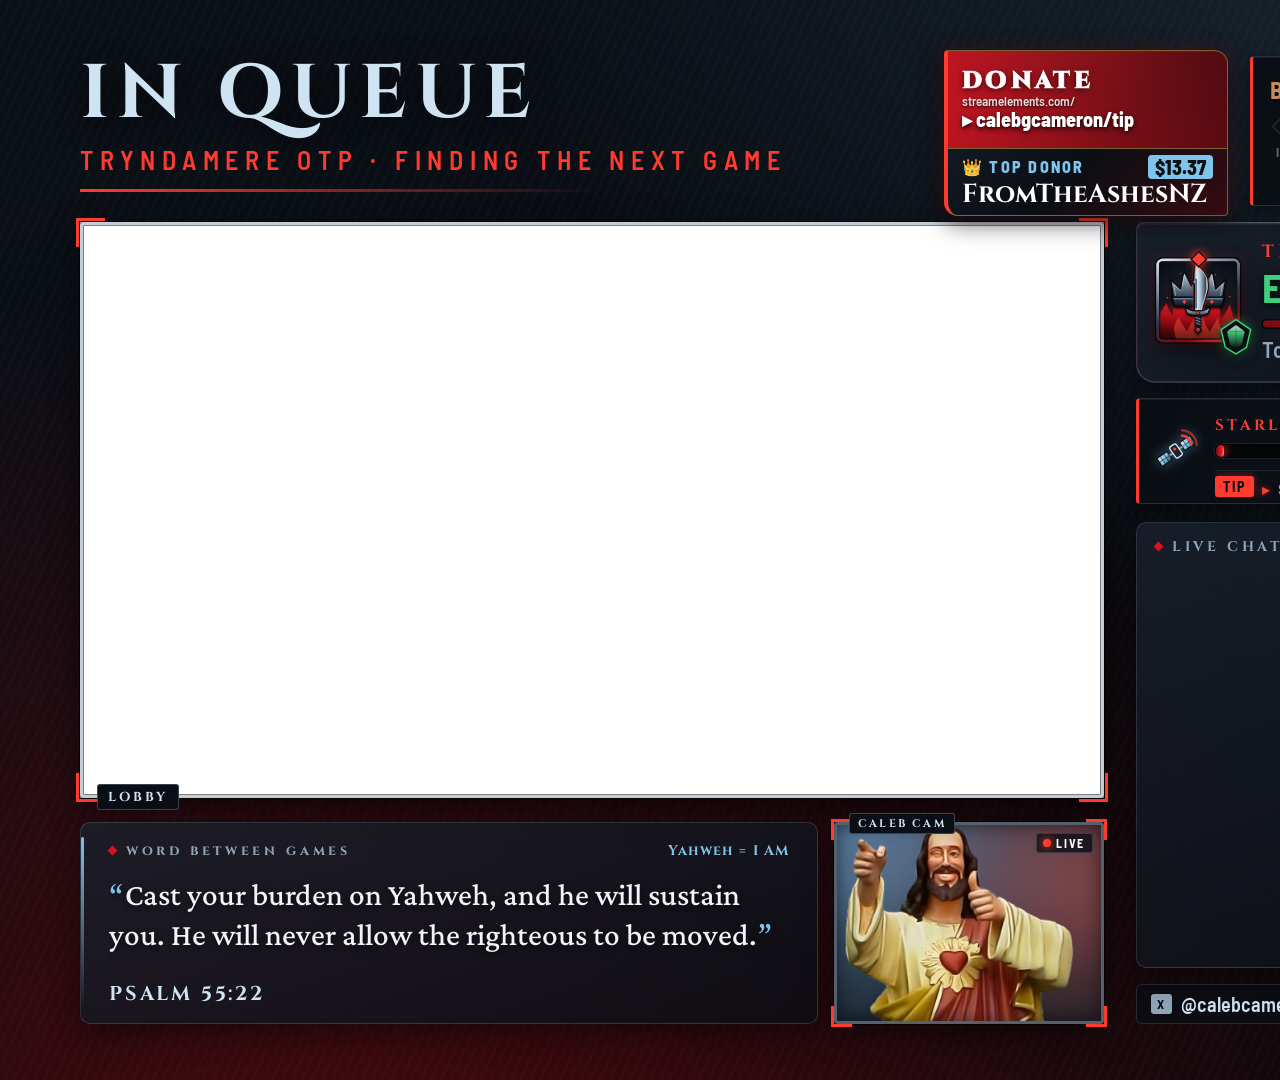
<file: queue.html>
<!DOCTYPE html>
<!--
  Queue / between-games scene (1920x1080). Same engine as overlay.html with layout=queue:
  status title (+ optional timer), big 16:9 lobby window (League client capture), rank, song, Twitch/schedule card, socials,
  verse of the day and a big chat panel.
  Any URL params you add here are forwarded to overlay.html, e.g.
    queue.html?status=champ&timer=1
  Web version: all paths are relative, so it works from any https host (GitHub Pages / Netlify).
-->
<html lang="en"><head><meta charset="utf-8"><title>Trynd Queue Scene</title><meta name="robots" content="noindex"><link rel="icon" href="data:,">
<style>html,body{margin:0;width:1920px;height:1080px;overflow:hidden;background:transparent}
iframe{border:0;width:1920px;height:1080px;display:block;background:transparent}</style></head>
<body><iframe id="f" allowtransparency="true"></iframe>
<script>
  const q = new URLSearchParams(location.search);
  if (!q.has("layout")) q.set("layout", "queue");
  const f = document.getElementById("f");
  q.set("cb", Date.now()); f.src = "overlay.html?" + q.toString();
  // OBS fires this when the scene with this source goes live -> restart the queue timer
  window.addEventListener("obsSourceActiveChanged", (e) => {
    try { f.contentWindow.postMessage({ type: "obsActive", active: !!(e.detail && e.detail.active) }, "*"); } catch (err) {}
  });
</script></body></html>
</file>
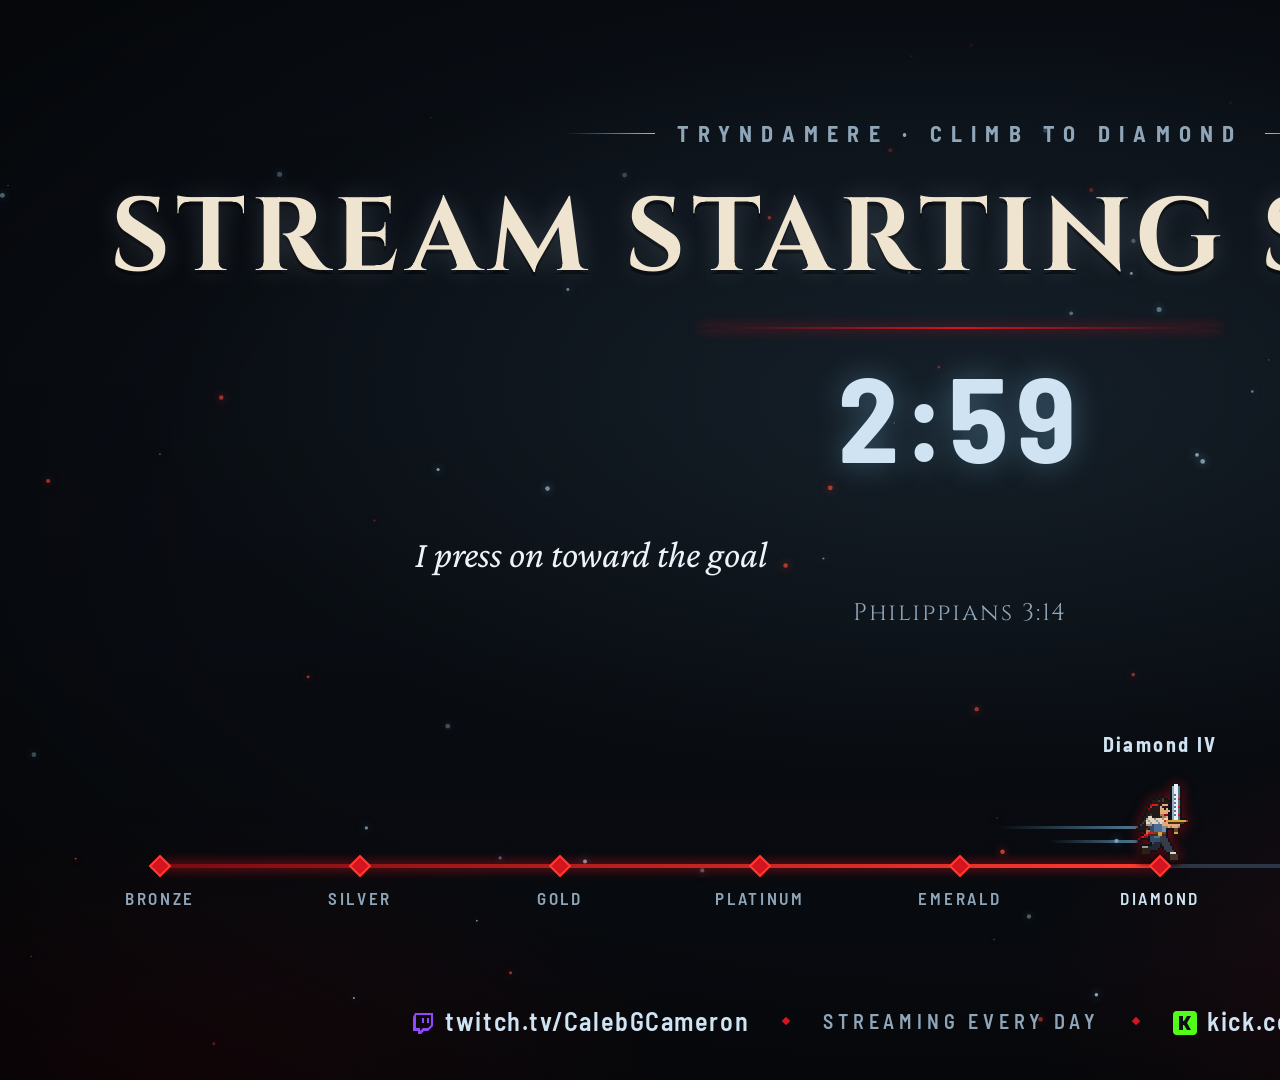
<file: starting.html>
<!doctype html>
<!--
  Starting-soon scene (1920x1080 OBS browser source, opaque).
  starting.html            15:00 countdown (default)
  starting.html?min=5      5:00 countdown
  starting.html?min=0      no countdown, "any second now"
-->
<html lang="en"><head><meta charset="utf-8"><link rel="icon" href="data:,"><title>Stream Starting Shortly</title>
<link rel="preconnect" href="https://fonts.googleapis.com">
<link rel="preconnect" href="https://fonts.gstatic.com" crossorigin>
<link rel="stylesheet" href="https://fonts.googleapis.com/css2?family=Barlow+Semi+Condensed:wght@500;600;700&family=Cinzel:wght@600;700&family=Crimson+Pro:ital,wght@0,400;0,500;1,400&display=swap">
<style>
:root{
  --steel-0:#07090d; --steel-1:#0e131b; --steel-2:#1a222e; --steel-3:#2b3646;
  --frost:#cfe3f2; --frost-dim:#8fa6b9; --ice:#7fc4ea;
  --rage:#d4141f; --rage-hot:#ff3b30; --rage-deep:#7a0a10;
  --text:#eef3f8; --cream:#efe4cf;
  --sans:"Barlow Semi Condensed","Segoe UI Semibold","Segoe UI","Roboto Condensed","Arial Narrow",Arial,sans-serif;
  --serif:"Cinzel","Trajan Pro","Georgia",serif;
  --book:"Crimson Pro","Georgia","Cambria","Times New Roman",serif;
}
*{box-sizing:border-box;margin:0;padding:0}
html,body{width:1920px;height:1080px;overflow:hidden;background:var(--steel-0)}
body{font-family:var(--sans);color:var(--text);-webkit-font-smoothing:antialiased;position:relative}
#bg{position:absolute;inset:0;background:
  radial-gradient(ellipse 60% 50% at 50% 38%,rgba(127,196,234,.10),transparent 70%),
  radial-gradient(ellipse 50% 40% at 88% 92%,rgba(212,20,31,.16),transparent 70%),
  radial-gradient(ellipse 40% 35% at 8% 100%,rgba(122,10,16,.20),transparent 70%),
  linear-gradient(180deg,#0b1017 0%,var(--steel-0) 100%)}
#bg::after{content:"";position:absolute;inset:0;background:radial-gradient(ellipse at center,transparent 55%,rgba(0,0,0,.6) 100%)}
canvas#fx{position:absolute;inset:0;width:1920px;height:1080px}
.wrap{position:absolute;inset:0;display:flex;flex-direction:column;align-items:center}
.eyebrow{margin-top:120px;font-weight:700;font-size:22px;letter-spacing:.42em;color:var(--frost-dim);text-transform:uppercase;display:flex;align-items:center;gap:22px}
.eyebrow i{display:block;width:90px;height:1px;background:linear-gradient(90deg,transparent,var(--ice))}
.eyebrow i:last-child{transform:scaleX(-1)}
h1{position:relative;margin-top:22px;font-family:var(--serif);font-weight:700;font-size:104px;letter-spacing:.06em;color:var(--cream);
  text-shadow:0 0 26px rgba(207,227,242,.18),0 4px 0 rgba(0,0,0,.6);animation:pulse 4s ease-in-out infinite;white-space:nowrap}
h1 .glint{position:absolute;inset:0;color:transparent;background:linear-gradient(105deg,transparent 42%,rgba(255,255,255,.95) 50%,transparent 58%) no-repeat;
  background-size:300% 100%;background-position:150% 0;-webkit-background-clip:text;background-clip:text;animation:glint 6s ease-in-out infinite;text-shadow:none}
@keyframes pulse{0%,100%{transform:scale(1);filter:brightness(1)}50%{transform:scale(1.012);filter:brightness(1.12)}}
@keyframes glint{0%,55%{background-position:150% 0}85%,100%{background-position:-50% 0}}
.rule{width:520px;height:2px;margin-top:18px;background:linear-gradient(90deg,transparent,var(--rage),transparent);box-shadow:0 0 12px var(--rage)}
#count{margin-top:26px;font-weight:700;font-size:120px;line-height:1;letter-spacing:.04em;color:var(--frost);font-variant-numeric:tabular-nums;
  text-shadow:0 0 30px rgba(127,196,234,.35)}
#count.now{font-family:var(--serif);font-size:64px;color:var(--ice);animation:pulse 2s ease-in-out infinite;margin-top:50px}
.verse{margin-top:54px;width:1500px;text-align:center;font-family:var(--book);font-style:italic;font-size:38px;line-height:1.35;color:var(--text);height:52px;white-space:nowrap}
.verse span{opacity:0;display:inline-block;transform:translateY(8px);filter:blur(4px);transition:opacity .6s,transform .6s,filter .6s}
.verse span.on{opacity:1;transform:none;filter:none}
.verse.out span{opacity:0;transition:opacity 1.2s}
.vref{margin-top:16px;display:flex;gap:12px;align-items:center;font-family:var(--serif);font-size:24px;color:var(--frost-dim);letter-spacing:.08em}
.vref b{font-family:var(--sans);font-size:13px;letter-spacing:.14em;color:#0b0e13;background:var(--ice);padding:2px 7px;border-radius:3px}
/* journey ladder */
#ladder{position:absolute;left:160px;right:160px;top:800px;height:120px}
#track{position:absolute;left:0;right:0;top:64px;height:4px;border-radius:2px;background:var(--steel-3)}
#done{position:absolute;left:0;top:64px;height:4px;border-radius:2px;background:linear-gradient(90deg,var(--rage-deep),var(--rage-hot));box-shadow:0 0 12px var(--rage)}
.stop{position:absolute;top:58px;width:16px;height:16px;margin-left:-8px;transform:rotate(45deg);background:var(--steel-2);border:2px solid var(--steel-3)}
.stop.past{background:var(--rage);border-color:var(--rage-hot)}
.lab{position:absolute;top:88px;transform:translateX(-50%);font-weight:600;font-size:17px;letter-spacing:.16em;color:var(--frost-dim);text-transform:uppercase;white-space:nowrap}
.lab.cur{color:var(--frost)}
#crown{position:absolute;right:-24px;top:26px;width:52px;height:52px;margin-right:-26px;filter:drop-shadow(0 0 14px rgba(255,214,120,.8));animation:cg 3s ease-in-out infinite}
@keyframes cg{0%,100%{filter:drop-shadow(0 0 8px rgba(255,214,120,.5))}50%{filter:drop-shadow(0 0 22px rgba(255,214,120,1))}}
#runner{position:absolute;top:-16px;width:80px;height:80px;margin-left:-40px}
#runner .spr{position:absolute;inset:0;background:url(assets/pixel-trynd-run.png) 0 0/480px 80px no-repeat;image-rendering:pixelated;
  animation:run .6s steps(6) infinite,bob .3s ease-in-out infinite alternate;filter:drop-shadow(0 0 6px rgba(212,20,31,.5)) drop-shadow(0 3px 1px rgba(0,0,0,.6))}
@keyframes run{to{background-position:-480px 0}}
@keyframes bob{to{transform:translateY(-3px)}}
#runner .sh{position:absolute;left:20%;right:20%;bottom:-2px;height:8px;border-radius:50%;background:rgba(0,0,0,.5);filter:blur(2px)}
#runner .trail{position:absolute;right:62px;top:42px;width:140px;height:3px;background:linear-gradient(90deg,transparent,rgba(127,196,234,.6));border-radius:2px;animation:tr .6s linear infinite}
#runner .trail.b{top:56px;width:90px;animation-delay:.3s}
@keyframes tr{0%{opacity:0;transform:translateX(20px)}40%{opacity:1}100%{opacity:0;transform:translateX(-40px)}}
.rank{position:absolute;top:-52px;transform:translateX(-50%);font-weight:700;font-size:20px;letter-spacing:.12em;color:var(--frost);white-space:nowrap}
/* footer */
.foot{position:absolute;left:0;right:0;bottom:44px;display:flex;justify-content:center;align-items:center;gap:34px;font-weight:600;font-size:26px;letter-spacing:.06em;color:var(--frost)}
.foot .dot{width:6px;height:6px;transform:rotate(45deg);background:var(--rage)}
.foot .every{color:var(--frost-dim);text-transform:uppercase;letter-spacing:.24em;font-size:20px}
.foot svg{width:24px;height:24px;vertical-align:-4px;margin-right:10px}
</style></head><body>
<div id="bg"></div><canvas id="fx" width="1920" height="1080"></canvas>
<div class="wrap">
  <div class="eyebrow"><i></i>Tryndamere · Climb to Diamond<i></i></div>
  <h1>STREAM STARTING SHORTLY<span class="glint" aria-hidden="true">STREAM STARTING SHORTLY</span></h1>
  <div class="rule"></div>
  <div id="count">15:00</div>
  <div class="verse" id="verse"></div>
  <div class="vref">Philippians 3:14</div>
</div>
<div id="ladder"><div id="track"></div><div id="done"></div>
  <svg id="crown" viewBox="0 0 64 64"><path d="M8 46 L4 18 L20 30 L32 10 L44 30 L60 18 L56 46 Z" fill="#f2c96b" stroke="#fff3cf" stroke-width="2"/><rect x="8" y="49" width="48" height="6" rx="2" fill="#f2c96b"/></svg>
  <div id="runner"><div class="trail"></div><div class="trail b"></div><div class="sh"></div><div class="spr"></div></div>
</div>
<div class="foot">
  <span><svg viewBox="0 0 24 24"><path fill="#9146ff" d="M4 2 2 6v14h5v3h3l3-3h4l5-5V2zm16 12-3 3h-5l-3 3v-3H5V4h15zM16 7h2v5h-2zm-5 0h2v5h-2z"/></svg>twitch.tv/CalebGCameron</span>
  <span class="dot"></span><span class="every">Streaming every day</span><span class="dot"></span>
  <span><svg viewBox="0 0 24 24"><rect width="24" height="24" rx="4" fill="#53fc18"/><path fill="#0b0e13" d="M6 5h4v5h1l3-5h4l-4 7 4 7h-4l-3-5h-1v5H6z"/></svg>kick.com/CalebGCameron</span>
</div>
<script>
(function(){
  var q=new URLSearchParams(location.search);
  var min=q.has('min')?parseFloat(q.get('min')):3; if(isNaN(min))min=3;
  var end=Date.now()+min*60000, el=document.getElementById('count');
  function tick(){var s=Math.max(0,Math.ceil((end-Date.now())/1000));
    if(s<=0){if(!el.classList.contains('now')){el.classList.add('now');el.textContent='any second now';}return;}
    el.textContent=Math.floor(s/60)+':'+String(s%60).padStart(2,'0');}
  tick(); setInterval(tick,250);

  // verse, word by word on a loop
  var V="I press on toward the goal for the prize of the high calling of God in Christ Jesus.";
  var ve=document.getElementById('verse');
  function loop(){ve.className='verse';ve.innerHTML=V.split(' ').map(function(w){return '<span>'+w+'</span>'}).join(' ');
    var sp=ve.querySelectorAll('span'),i=0;
    var t=setInterval(function(){if(i<sp.length){sp[i++].classList.add('on');}else{clearInterval(t);
      setTimeout(function(){ve.classList.add('out');setTimeout(loop,1400);},7000);}},260);}
  loop();

  // ladder
  var T=['IRON','BRONZE','SILVER','GOLD','PLATINUM','EMERALD','DIAMOND','MASTER','GRANDMASTER','CHALLENGER'];
  T=T.slice(1); // journey starts at Bronze
  var lad=document.getElementById('ladder'), W=1600, n=T.length;
  function x(i){return i/(n-1)*W;}
  function build(tier,div,lp){
    var ti=Math.max(0,T.indexOf(tier)); var dv={'I':3,'II':2,'III':1,'IV':0}[div]; 
    var frac=(ti<6&&dv!=null)?(dv+(lp||0)/100)/4:0;
    var pos=Math.min(W,x(ti)+frac*(x(1)-x(0)));
    lad.querySelectorAll('.stop,.lab').forEach(function(e){e.remove()});
    T.forEach(function(t,i){if(i==n-1)return;var s=document.createElement('div');s.className='stop'+(x(i)<=pos?' past':'');s.style.left=x(i)+'px';lad.appendChild(s);
      var l=document.createElement('div');l.className='lab'+(i==ti?' cur':'');l.textContent=t=='GRANDMASTER'?'GM':t;l.style.left=x(i)+'px';lad.appendChild(l);});
    var cl=document.createElement('div');cl.className='lab';cl.style.left=W+'px';cl.textContent='CHALLENGER';lad.appendChild(cl);
    document.getElementById('done').style.width=pos+'px';
    var r=document.getElementById('runner');r.style.left=pos+'px';
    var rk=r.querySelector('.rank')||r.appendChild(Object.assign(document.createElement('div'),{className:'rank'}));
    rk.style.left='40px';rk.textContent=tier.charAt(0)+tier.slice(1).toLowerCase()+(dv!=null&&ti<6?' '+div:'')+(lp!=null?' · '+lp+' LP':'');
  }
  build('EMERALD',null,null);
  fetch('rank.json?'+Date.now()).then(function(r){return r.json()}).then(function(j){if(j&&j.ladder_tier)build(String(j.ladder_tier).toUpperCase(),j.ladder_division||'IV',null);else if(j&&j.tier)build(String(j.tier).toUpperCase(),j.division,j.lp);}).catch(function(){});

  // embers / frost motes
  var c=document.getElementById('fx'),g=c.getContext('2d'),P=[];
  function mk(init){var red=Math.random()<.45;return{x:Math.random()*1920,y:init?Math.random()*1080:1090,r:Math.random()*2+.6,
    vy:-(Math.random()*.35+.12),vx:(Math.random()-.5)*.2,ph:Math.random()*6.28,a:Math.random()*.5+.25,red:red};}
  for(var i=0;i<90;i++)P.push(mk(true));
  var last=performance.now();
  function f(now){var dt=Math.min(3,(now-last)/16.67);last=now;g.clearRect(0,0,1920,1080);
    P.forEach(function(p,i){p.y+=p.vy*dt;p.ph+=.01*dt;p.x+=(p.vx+Math.sin(p.ph)*.15)*dt;if(p.y<-10)P[i]=mk(false);
      var al=p.a*Math.min(1,p.y/300);g.beginPath();g.fillStyle=p.red?'rgba(255,80,60,'+al+')':'rgba(190,225,245,'+al+')';
      g.shadowColor=p.red?'#ff3b30':'#7fc4ea';g.shadowBlur=8;g.arc(p.x,p.y,p.r,0,6.283);g.fill();});
    requestAnimationFrame(f);}
  requestAnimationFrame(f);
})();
</script></body></html>
</file>
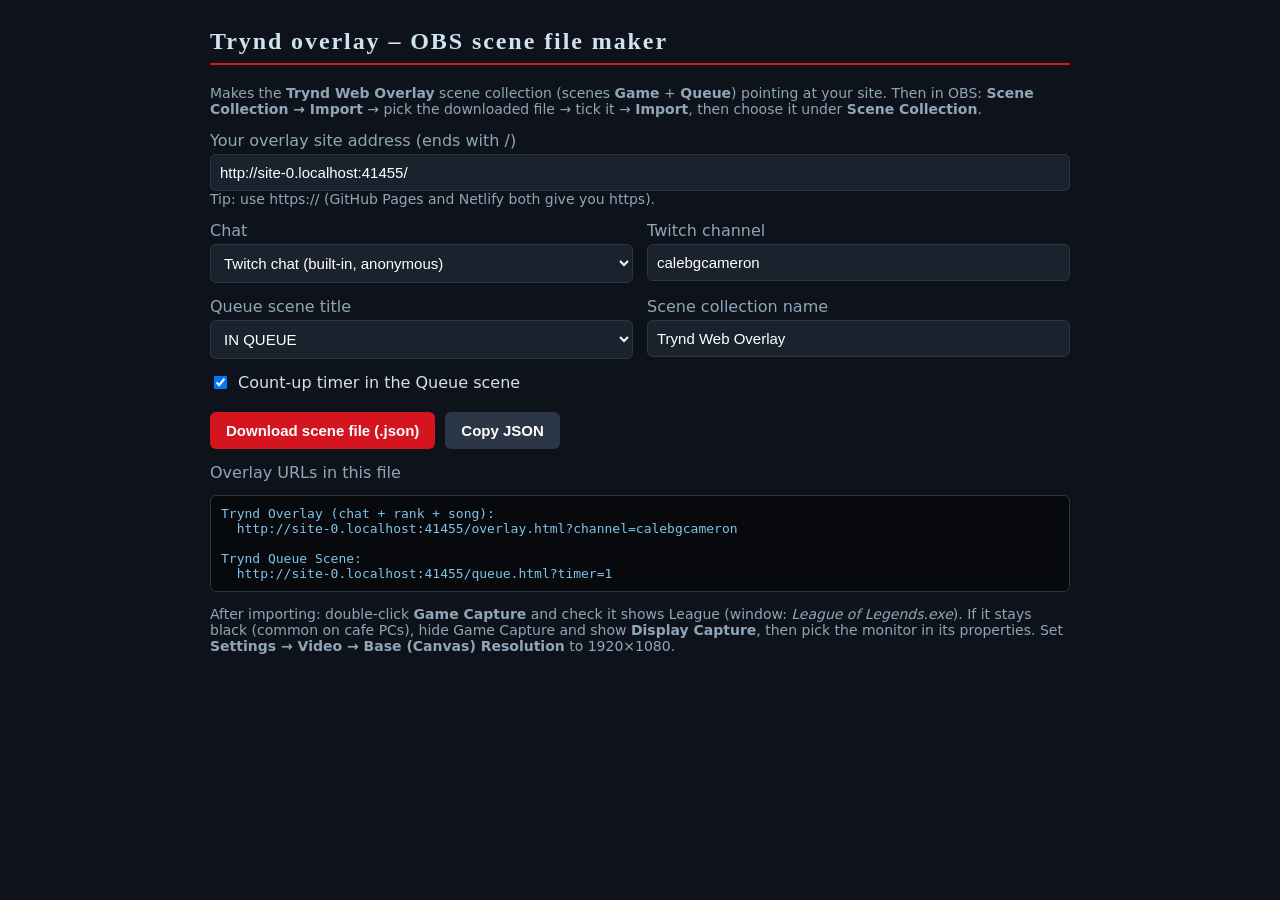
<file: tools/make-scenes.html>
<!DOCTYPE html>
<!-- OBS scene-collection maker. Works offline (double-click from a USB stick) or from the hosted site.
     It only rewrites the overlay base URL inside the scene file; nothing is uploaded or sent anywhere. -->
<html lang="en"><head><meta charset="utf-8"><meta name="viewport" content="width=device-width,initial-scale=1">
<meta name="robots" content="noindex"><link rel="icon" href="data:,">
<title>Trynd overlay – OBS scene file maker</title>
<style>
body{font:16px system-ui,"Segoe UI",sans-serif;background:#0e131b;color:#eef3f8;max-width:860px;margin:28px auto;padding:0 16px}
h2{font-family:Georgia,serif;letter-spacing:.08em;color:#cfe3f2;border-bottom:2px solid #d4141f;padding-bottom:8px}
label{display:block;margin:14px 0 4px;color:#8fa6b9}
input,select{width:100%;box-sizing:border-box;padding:9px;background:#1a222e;color:#fff;border:1px solid #2b3646;border-radius:6px;font-size:15px}
.row{display:grid;grid-template-columns:1fr 1fr;gap:14px}
.chk{display:flex;gap:8px;align-items:center;margin-top:14px;color:#cfe3f2}.chk input{width:auto}
button{margin:16px 10px 0 0;padding:10px 16px;background:#d4141f;color:#fff;border:0;border-radius:6px;cursor:pointer;font-size:15px;font-weight:600}
button.alt{background:#2b3646}
pre{white-space:pre-wrap;word-break:break-all;background:#07090d;color:#7fc4ea;border:1px solid #2b3646;border-radius:6px;padding:10px;font-size:13px}
.warn{color:#f2c14e}.ok{color:#6fd49a}.small{font-size:14px;color:#8fa6b9}
ol li{margin:4px 0}
</style></head><body>
<h2>Trynd overlay – OBS scene file maker</h2>
<p class="small">Makes the <b>Trynd Web Overlay</b> scene collection (scenes <b>Game</b> + <b>Queue</b>) pointing at your site.
Then in OBS: <b>Scene Collection → Import</b> → pick the downloaded file → tick it → <b>Import</b>, then choose it under <b>Scene Collection</b>.</p>

<label for="base">Your overlay site address (ends with /)</label>
<input id="base" placeholder="https://yourname.github.io/trynd-overlay/" autocomplete="off" spellcheck="false">
<div id="basemsg" class="small"></div>

<div class="row">
  <div><label for="chat">Chat</label><select id="chat"><option value="twitch">Twitch chat (built-in, anonymous)</option><option value="restream">Restream combined chat (embed URL)</option></select></div>
  <div><label for="channel">Twitch channel</label><input id="channel" value="calebgcameron" spellcheck="false"></div>
</div>
<div id="rsbox" style="display:none">
  <label for="rs">Restream Chat "Embed in stream" URL (treat it like a password)</label>
  <input id="rs" placeholder="https://chat.restream.io/embed?token=..." autocomplete="off" spellcheck="false">
</div>
<div class="row">
  <div><label for="status">Queue scene title</label><select id="status"><option value="queue">IN QUEUE</option><option value="champ">CHAMP SELECT</option><option value="back">BACK SOON</option><option value="starting">STARTING SOON</option></select></div>
  <div><label for="cname">Scene collection name</label><input id="cname" value="Trynd Web Overlay"></div>
</div>
<label class="chk"><input type="checkbox" id="timer" checked> Count-up timer in the Queue scene</label>

<button id="dl">Download scene file (.json)</button><button id="cp" class="alt">Copy JSON</button>
<div id="msg" class="small"></div>

<label>Overlay URLs in this file</label>
<pre id="urls"></pre>

<p class="small">After importing: double-click <b>Game Capture</b> and check it shows League (window: <i>League of Legends.exe</i>).
If it stays black (common on cafe PCs), hide Game Capture and show <b>Display Capture</b>, then pick the monitor in its properties.
Set <b>Settings → Video → Base (Canvas) Resolution</b> to 1920×1080.</p>

<script>
const TEMPLATE = /*TEMPLATE*/{"DesktopAudioDevice1":{"prev_ver":503447555,"name":"Desktop Audio","uuid":"af0ab2f8-113b-562c-a3dd-927dbad8c281","id":"wasapi_output_capture","versioned_id":"wasapi_output_capture","settings":{"device_id":"default"},"mixers":255,"sync":0,"flags":0,"volume":1.0,"balance":0.5,"enabled":true,"muted":false,"push-to-mute":false,"push-to-mute-delay":0,"push-to-talk":false,"push-to-talk-delay":0,"hotkeys":{},"deinterlace_mode":0,"deinterlace_field_order":0,"monitoring_type":0,"private_settings":{}},"AuxAudioDevice1":{"prev_ver":503447555,"name":"Mic/Aux","uuid":"b788a512-e296-5da3-970d-48e21ab423bc","id":"wasapi_input_capture","versioned_id":"wasapi_input_capture","settings":{"device_id":"default"},"mixers":255,"sync":0,"flags":0,"volume":1.0,"balance":0.5,"enabled":true,"muted":false,"push-to-mute":false,"push-to-mute-delay":0,"push-to-talk":false,"push-to-talk-delay":0,"hotkeys":{},"deinterlace_mode":0,"deinterlace_field_order":0,"monitoring_type":0,"private_settings":{}},"current_scene":"Game","current_program_scene":"Game","scene_order":[{"name":"Game"},{"name":"Queue"}],"name":"Trynd Web Overlay","sources":[{"prev_ver":503447555,"name":"Game","uuid":"cdf892f7-e216-5167-989b-6638b09343fe","id":"scene","versioned_id":"scene","settings":{"id_counter":3,"custom_size":false,"items":[{"name":"Display Capture (fallback - turn on if Game Capture is black)","source_uuid":"ede3504f-35ad-5615-886e-43a71629973b","visible":false,"locked":false,"rot":0.0,"pos":{"x":0.0,"y":0.0},"scale":{"x":1.0,"y":1.0},"align":5,"bounds_type":2,"bounds_align":0,"bounds_crop":false,"bounds":{"x":1920.0,"y":1080.0},"crop_left":0,"crop_top":0,"crop_right":0,"crop_bottom":0,"id":1,"group_item_backup":false,"scale_filter":"disable","blend_method":"default","blend_type":"normal","show_transition":{"duration":0},"hide_transition":{"duration":0},"private_settings":{}},{"name":"Game Capture (League of Legends)","source_uuid":"9a8f3418-9e32-5f77-ada2-91bec2e8e6fa","visible":true,"locked":false,"rot":0.0,"pos":{"x":0.0,"y":0.0},"scale":{"x":1.0,"y":1.0},"align":5,"bounds_type":2,"bounds_align":0,"bounds_crop":false,"bounds":{"x":1920.0,"y":1080.0},"crop_left":0,"crop_top":0,"crop_right":0,"crop_bottom":0,"id":2,"group_item_backup":false,"scale_filter":"disable","blend_method":"default","blend_type":"normal","show_transition":{"duration":0},"hide_transition":{"duration":0},"private_settings":{}},{"name":"Trynd Overlay (chat + rank + song)","source_uuid":"d49aabf0-8448-5e38-8c47-26fbd3d7ac59","visible":true,"locked":true,"rot":0.0,"pos":{"x":0.0,"y":0.0},"scale":{"x":1.0,"y":1.0},"align":5,"bounds_type":0,"bounds_align":0,"bounds_crop":false,"bounds":{"x":0.0,"y":0.0},"crop_left":0,"crop_top":0,"crop_right":0,"crop_bottom":0,"id":3,"group_item_backup":false,"scale_filter":"disable","blend_method":"default","blend_type":"normal","show_transition":{"duration":0},"hide_transition":{"duration":0},"private_settings":{}}]},"mixers":0,"sync":0,"flags":0,"volume":1.0,"balance":0.5,"enabled":true,"muted":false,"push-to-mute":false,"push-to-mute-delay":0,"push-to-talk":false,"push-to-talk-delay":0,"hotkeys":{},"deinterlace_mode":0,"deinterlace_field_order":0,"monitoring_type":0,"private_settings":{}},{"prev_ver":503447555,"name":"Queue","uuid":"474c8185-0e07-50ff-a592-793e91638c15","id":"scene","versioned_id":"scene","settings":{"id_counter":2,"custom_size":false,"items":[{"name":"Webcam (optional)","source_uuid":"f738113c-8e2e-5135-90c9-6ef935b5e035","visible":true,"locked":false,"rot":0.0,"pos":{"x":80.0,"y":222.0},"scale":{"x":1.0,"y":1.0},"align":5,"bounds_type":2,"bounds_align":0,"bounds_crop":false,"bounds":{"x":640.0,"y":360.0},"crop_left":0,"crop_top":0,"crop_right":0,"crop_bottom":0,"id":1,"group_item_backup":false,"scale_filter":"disable","blend_method":"default","blend_type":"normal","show_transition":{"duration":0},"hide_transition":{"duration":0},"private_settings":{}},{"name":"Trynd Queue Scene","source_uuid":"75cc84ba-3f09-5394-b76e-3d6d5085fe00","visible":true,"locked":true,"rot":0.0,"pos":{"x":0.0,"y":0.0},"scale":{"x":1.0,"y":1.0},"align":5,"bounds_type":0,"bounds_align":0,"bounds_crop":false,"bounds":{"x":0.0,"y":0.0},"crop_left":0,"crop_top":0,"crop_right":0,"crop_bottom":0,"id":2,"group_item_backup":false,"scale_filter":"disable","blend_method":"default","blend_type":"normal","show_transition":{"duration":0},"hide_transition":{"duration":0},"private_settings":{}}]},"mixers":0,"sync":0,"flags":0,"volume":1.0,"balance":0.5,"enabled":true,"muted":false,"push-to-mute":false,"push-to-mute-delay":0,"push-to-talk":false,"push-to-talk-delay":0,"hotkeys":{},"deinterlace_mode":0,"deinterlace_field_order":0,"monitoring_type":0,"private_settings":{}},{"prev_ver":503447555,"name":"Display Capture (fallback - turn on if Game Capture is black)","uuid":"ede3504f-35ad-5615-886e-43a71629973b","id":"monitor_capture","versioned_id":"monitor_capture","settings":{"method":0,"capture_cursor":true,"force_sdr":false},"mixers":0,"sync":0,"flags":0,"volume":1.0,"balance":0.5,"enabled":true,"muted":false,"push-to-mute":false,"push-to-mute-delay":0,"push-to-talk":false,"push-to-talk-delay":0,"hotkeys":{},"deinterlace_mode":0,"deinterlace_field_order":0,"monitoring_type":0,"private_settings":{}},{"prev_ver":503447555,"name":"Game Capture (League of Legends)","uuid":"9a8f3418-9e32-5f77-ada2-91bec2e8e6fa","id":"game_capture","versioned_id":"game_capture","settings":{"capture_mode":"window","window":"League of Legends (TM) Client:RiotWindowClass:League of Legends.exe","priority":2,"sli_compatibility":false,"capture_cursor":true,"allow_transparency":false,"premultiplied_alpha":false,"limit_framerate":false,"capture_overlays":false,"anti_cheat_hook":true,"hook_rate":1},"mixers":255,"sync":0,"flags":0,"volume":1.0,"balance":0.5,"enabled":true,"muted":false,"push-to-mute":false,"push-to-mute-delay":0,"push-to-talk":false,"push-to-talk-delay":0,"hotkeys":{},"deinterlace_mode":0,"deinterlace_field_order":0,"monitoring_type":0,"private_settings":{}},{"prev_ver":503447555,"name":"Trynd Overlay (chat + rank + song)","uuid":"d49aabf0-8448-5e38-8c47-26fbd3d7ac59","id":"browser_source","versioned_id":"browser_source","settings":{"is_local_file":false,"url":"https://YOUR-SITE/overlay.html?channel=calebgcameron","width":1920,"height":1080,"fps_custom":false,"fps":30,"reroute_audio":false,"restart_when_active":false,"shutdown":false,"css":"body { background-color: rgba(0, 0, 0, 0); margin: 0px auto; overflow: hidden; }","webpage_control_level":1},"mixers":255,"sync":0,"flags":0,"volume":1.0,"balance":0.5,"enabled":true,"muted":false,"push-to-mute":false,"push-to-mute-delay":0,"push-to-talk":false,"push-to-talk-delay":0,"hotkeys":{},"deinterlace_mode":0,"deinterlace_field_order":0,"monitoring_type":0,"private_settings":{}},{"prev_ver":503447555,"name":"Webcam (optional)","uuid":"f738113c-8e2e-5135-90c9-6ef935b5e035","id":"dshow_input","versioned_id":"dshow_input","settings":{"video_device_id":"","active":true},"mixers":255,"sync":0,"flags":0,"volume":1.0,"balance":0.5,"enabled":true,"muted":false,"push-to-mute":false,"push-to-mute-delay":0,"push-to-talk":false,"push-to-talk-delay":0,"hotkeys":{},"deinterlace_mode":0,"deinterlace_field_order":0,"monitoring_type":0,"private_settings":{}},{"prev_ver":503447555,"name":"Trynd Queue Scene","uuid":"75cc84ba-3f09-5394-b76e-3d6d5085fe00","id":"browser_source","versioned_id":"browser_source","settings":{"is_local_file":false,"url":"https://YOUR-SITE/queue.html?timer=1","width":1920,"height":1080,"fps_custom":false,"fps":30,"reroute_audio":false,"restart_when_active":false,"shutdown":false,"css":"body { background-color: rgba(0, 0, 0, 0); margin: 0px auto; overflow: hidden; }","webpage_control_level":1},"mixers":255,"sync":0,"flags":0,"volume":1.0,"balance":0.5,"enabled":true,"muted":false,"push-to-mute":false,"push-to-mute-delay":0,"push-to-talk":false,"push-to-talk-delay":0,"hotkeys":{},"deinterlace_mode":0,"deinterlace_field_order":0,"monitoring_type":0,"private_settings":{}}],"groups":[],"quick_transitions":[{"name":"Cut","duration":300,"hotkeys":[],"id":1,"fade_to_black":false},{"name":"Fade","duration":300,"hotkeys":[],"id":2,"fade_to_black":false},{"name":"Fade","duration":300,"hotkeys":[],"id":3,"fade_to_black":true}],"transitions":[],"saved_projectors":[],"current_transition":"Fade","transition_duration":300,"preview_locked":false,"scaling_enabled":false,"scaling_level":0,"scaling_off_x":0.0,"scaling_off_y":0.0,"virtual-camera":{"type2":3},"modules":{"scripts-tool":[],"output-timer":{"streamTimerHours":0,"streamTimerMinutes":0,"streamTimerSeconds":30,"recordTimerHours":0,"recordTimerMinutes":0,"recordTimerSeconds":30,"autoStartStreamTimer":false,"autoStartRecordTimer":false,"pauseRecordTimer":true},"auto-scene-switcher":{"interval":300,"non_matching_scene":"","switch_if_not_matching":false,"active":false,"switches":[]}}}/*END*/;
const PLACEHOLDER = "https://YOUR-SITE/";
const $ = (id) => document.getElementById(id);

// When opened from the hosted site, pre-fill its address (this page lives in /tools/)
if (/^https?:$/.test(location.protocol)) $("base").value = new URL("../", location.href).href;

function normBase(v) {
  v = String(v || "").trim();
  if (!v) return "";
  if (!/^[a-z]+:\/\//i.test(v)) v = "https://" + v;
  v = v.replace(/[?#].*$/, "").replace(/(index|overlay|queue)\.html$/i, "");
  if (!v.endsWith("/")) v += "/";
  return v;
}
function build() {
  const base = normBase($("base").value) || PLACEHOLDER;
  const bm = $("basemsg");
  let okUrl = false; try { const u = new URL(base); okUrl = !!u.hostname; } catch (e) {}
  if (base === PLACEHOLDER) { bm.className = "small warn"; bm.textContent = "Still the placeholder https://YOUR-SITE/ – type your site address above."; }
  else if (!okUrl) { bm.className = "small warn"; bm.textContent = "That doesn't look like a web address."; }
  else if (!base.startsWith("https://")) { bm.className = "small warn"; bm.textContent = "Tip: use https:// (GitHub Pages and Netlify both give you https)."; }
  else { bm.className = "small ok"; bm.textContent = "OK: " + base; }

  const data = JSON.parse(JSON.stringify(TEMPLATE));
  data.name = $("cname").value.trim() || "Trynd Web Overlay";
  const chat = $("chat").value, channel = $("channel").value.trim().toLowerCase().replace(/[^a-z0-9_]/g, "");
  const rs = $("rs").value.trim();
  const urls = [];
  for (const s of data.sources) {
    if (s.id !== "browser_source" || !s.settings || !s.settings.url) continue;
    const rel = s.settings.url.startsWith(PLACEHOLDER) ? s.settings.url.slice(PLACEHOLDER.length) : s.settings.url;
    const u = new URL(rel, okUrl ? base : PLACEHOLDER);
    const q = u.searchParams;
    if (u.pathname.endsWith("/queue.html")) {
      if ($("status").value === "queue") q.delete("status"); else q.set("status", $("status").value);
      if ($("timer").checked) q.set("timer", "1"); else q.delete("timer");
    }
    if (channel && channel !== "calebgcameron") q.set("channel", channel);
    else if (u.pathname.endsWith("/queue.html")) q.delete("channel");
    if (chat === "restream") { q.set("chat", "restream"); if (rs) q.set("restream_url", rs); else q.delete("restream_url"); }
    else { q.delete("chat"); q.delete("restream_url"); }
    s.settings.url = u.href;
    urls.push(s.name + ":\n  " + (rs ? u.href.replace(encodeURIComponent(rs), "<your Restream URL>") : u.href));
  }
  $("urls").textContent = urls.join("\n\n");
  return data;
}
$("chat").addEventListener("change", () => { $("rsbox").style.display = $("chat").value === "restream" ? "" : "none"; build(); });
for (const id of ["base", "channel", "rs", "status", "cname", "timer"]) $(id).addEventListener("input", build);
$("dl").addEventListener("click", () => {
  const data = build();
  const blob = new Blob([JSON.stringify(data, null, 4)], { type: "application/json" });
  const a = document.createElement("a");
  a.href = URL.createObjectURL(blob);
  a.download = (data.name.replace(/[^\w\- ]+/g, "").trim() || "trynd-web-scenes") + ".json";
  document.body.appendChild(a); a.click(); a.remove();
  $("msg").textContent = "Downloaded " + a.download + ". Import it in OBS: Scene Collection → Import.";
});
$("cp").addEventListener("click", async () => {
  const txt = JSON.stringify(build(), null, 4);
  try { await navigator.clipboard.writeText(txt); $("msg").textContent = "Copied. Paste into a new file ending in .json."; }
  catch (e) { $("msg").textContent = "Copy blocked by the browser – use Download instead."; }
});
build();
</script>
</body></html>
</file>
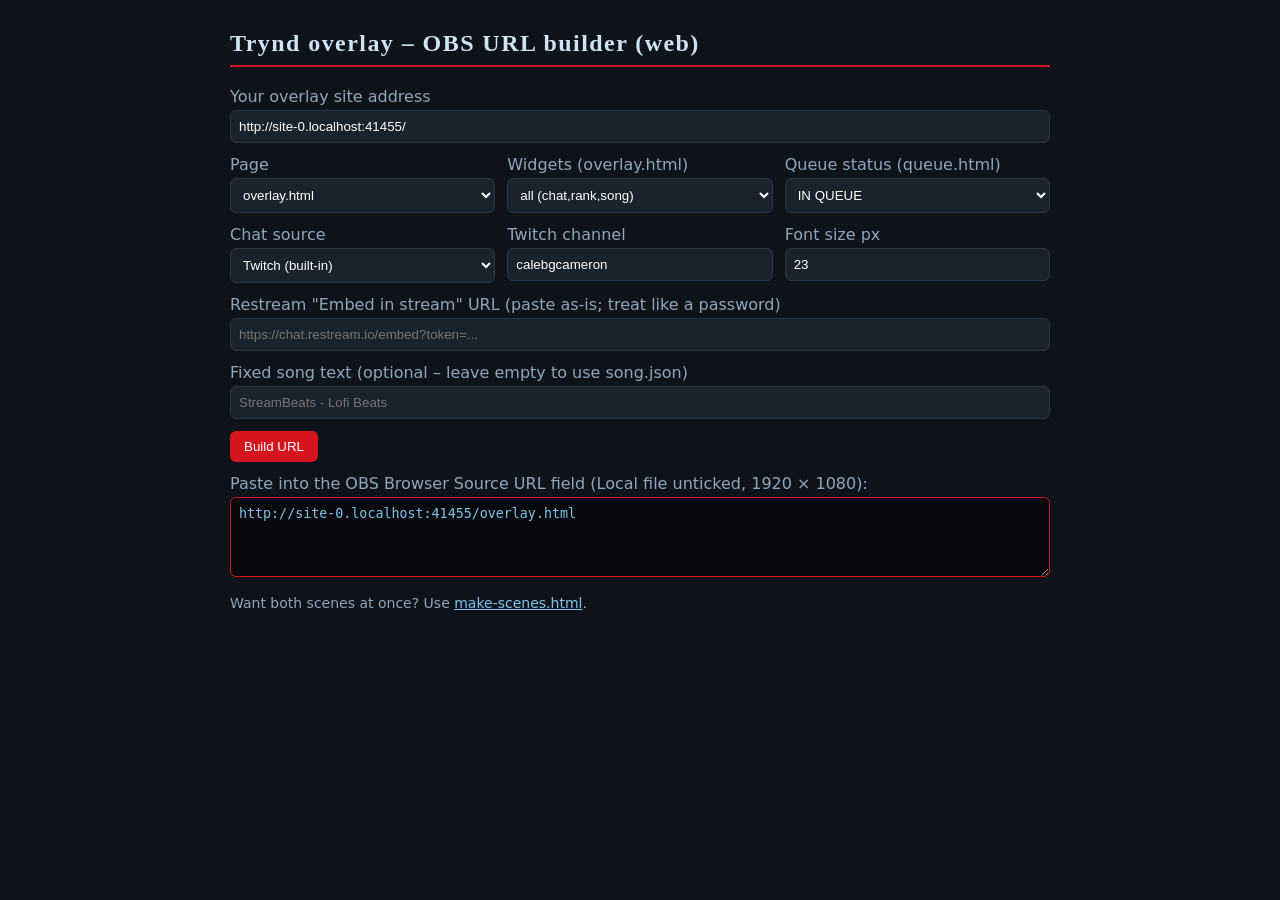
<file: tools/make-url.html>
<!DOCTYPE html>
<!-- Builds single OBS Browser Source URLs for the web overlay. Nothing is sent anywhere. -->
<html lang="en"><head><meta charset="utf-8"><meta name="viewport" content="width=device-width,initial-scale=1">
<meta name="robots" content="noindex"><link rel="icon" href="data:,">
<title>Trynd overlay – OBS URL builder (web)</title>
<style>body{font:16px system-ui,sans-serif;background:#0e131b;color:#eef3f8;max-width:820px;margin:30px auto;padding:0 16px}
h2{font-family:Georgia,serif;letter-spacing:.06em;color:#cfe3f2;border-bottom:2px solid #d4141f;padding-bottom:8px}
label{display:block;margin:12px 0 4px;color:#8fa6b9}input,select{width:100%;box-sizing:border-box;padding:8px;background:#1a222e;color:#fff;border:1px solid #2b3646;border-radius:6px}
.row{display:grid;grid-template-columns:1fr 1fr 1fr;gap:12px}textarea{width:100%;box-sizing:border-box;height:80px;background:#07090d;color:#7fc4ea;border:1px solid #d4141f;border-radius:6px;padding:8px}
button{margin-top:12px;padding:8px 14px;background:#d4141f;color:#fff;border:0;border-radius:6px;cursor:pointer}.small{font-size:14px;color:#8fa6b9}</style></head><body>
<h2>Trynd overlay – OBS URL builder (web)</h2>
<label for="base">Your overlay site address</label><input id="base" placeholder="https://yourname.github.io/trynd-overlay/" spellcheck="false">
<div class="row">
 <div><label for="page">Page</label><select id="page"><option>overlay.html</option><option>queue.html</option></select></div>
 <div><label for="widgets">Widgets (overlay.html)</label><select id="widgets"><option value="">all (chat,rank,song)</option><option>chat</option><option>rank</option><option>song</option><option>rank,song</option><option>chat,rank,song,verse</option></select></div>
 <div><label for="status">Queue status (queue.html)</label><select id="status"><option value="">IN QUEUE</option><option value="champ">CHAMP SELECT</option><option value="back">BACK SOON</option><option value="starting">STARTING SOON</option></select></div>
</div>
<div class="row">
 <div><label for="chat">Chat source</label><select id="chat"><option value="twitch">Twitch (built-in)</option><option value="restream">Restream combined chat</option></select></div>
 <div><label for="channel">Twitch channel</label><input id="channel" value="calebgcameron"></div>
 <div><label for="font">Font size px</label><input id="font" value="23"></div>
</div>
<label for="rs">Restream "Embed in stream" URL (paste as-is; treat like a password)</label><input id="rs" placeholder="https://chat.restream.io/embed?token=...">
<label for="song">Fixed song text (optional – leave empty to use song.json)</label><input id="song" placeholder="StreamBeats - Lofi Beats">
<button id="go">Build URL</button>
<label>Paste into the OBS Browser Source URL field (Local file unticked, 1920 × 1080):</label><textarea id="out" readonly></textarea>
<p class="small">Want both scenes at once? Use <a href="make-scenes.html" style="color:#7fc4ea">make-scenes.html</a>.</p>
<script>
const $=id=>document.getElementById(id);
if (/^https?:$/.test(location.protocol)) $('base').value = new URL('../', location.href).href;
function build(){
  const v=id=>$(id).value.trim();
  let base=v('base')||'https://YOUR-SITE/'; if(!/^[a-z]+:\/\//i.test(base)) base='https://'+base; if(!base.endsWith('/')) base+='/';
  const q=new URLSearchParams();
  if(v('page')==='overlay.html'&&v('widgets')) q.set('widgets',v('widgets'));
  if(v('page')==='queue.html'){ if(v('status')) q.set('status',v('status')); q.set('timer','1'); }
  if(v('chat')==='restream'){q.set('chat','restream'); if(v('rs')) q.set('restream_url',v('rs'));}
  else if(v('channel')&&v('channel').toLowerCase()!=='calebgcameron') q.set('channel',v('channel').toLowerCase());
  if(v('font')&&v('font')!=='23') q.set('font',v('font'));
  if(v('song')) q.set('song',v('song'));
  const s=q.toString(); $('out').value=base+v('page')+(s?'?'+s:'');
}
$('go').addEventListener('click',build); build();
</script></body></html>
</file>
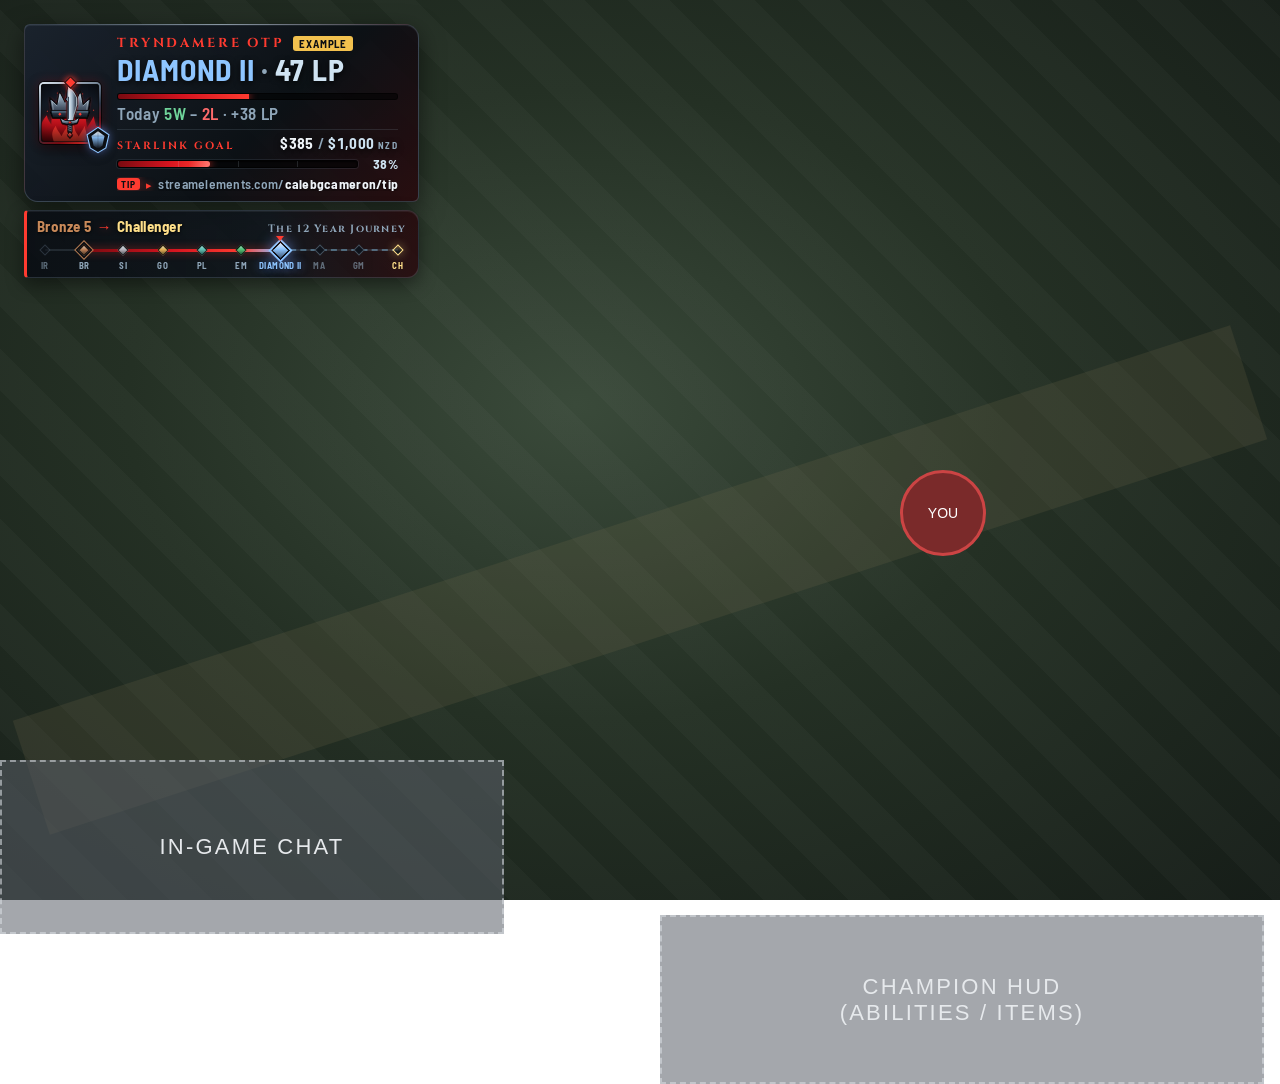
<file: tools/preview.html>
<!DOCTYPE html>
<!-- Preview harness: fake LoL-style layout (grey boxes, no game art) with the overlay on top.
     Open from the site: tools/preview.html?src=../overlay.html%3Fdemo%3D1 -->
<html><head><meta charset="utf-8"><style>
html,body{margin:0;width:1920px;height:1080px;overflow:hidden;font-family:"Barlow Semi Condensed",Arial,sans-serif}
.game{position:absolute;inset:0;background:
  radial-gradient(ellipse at 45% 45%, #3a4a3a 0%, #243024 45%, #161d18 100%);}
.game::after{content:"";position:absolute;inset:0;background:repeating-linear-gradient(45deg,rgba(255,255,255,.025) 0 30px,transparent 30px 60px)}
.box{position:absolute;background:rgba(90,96,104,.55);border:2px dashed rgba(220,225,230,.55);color:#e6e9ec;
  font-size:22px;letter-spacing:.1em;text-transform:uppercase;display:flex;align-items:center;justify-content:center;text-align:center;z-index:1}
.lane{position:absolute;left:0;right:0;top:520px;height:120px;background:rgba(120,110,80,.18);transform:rotate(-18deg);z-index:0}
.champ{position:absolute;left:900px;top:470px;width:80px;height:80px;border-radius:50%;background:#7a2a2a;border:3px solid #c44;z-index:1;
  color:#fff;font-size:14px;display:flex;align-items:center;justify-content:center}
iframe{position:absolute;inset:0;width:1920px;height:1080px;border:0;background:transparent;z-index:5}
</style></head><body>
<div class="game"></div><div class="lane"></div>
<div class="champ">YOU</div>
<div class="box" style="left:1560px;top:0;width:360px;height:28px;font-size:14px">scoreboard / KDA / time</div>
<div class="box" style="left:1640px;top:800px;width:280px;height:280px">minimap</div>
<div class="box" style="left:660px;top:915px;width:600px;height:165px">champion HUD<br>(abilities / items)</div>
<div class="box" style="left:0;top:760px;width:500px;height:170px">in-game chat</div>
<iframe id="ov" allowtransparency="true"></iframe>
<script>
const q=new URLSearchParams(location.search);
document.getElementById('ov').src=q.get('src')||'../overlay.html?demo=1';
</script></body></html>
</file>
<file: assets/coreburn-overlay.css>
:root{--cyan:#45f3e3;--cyan-d:#1fb8ab;--amber:#ff8a3a;--amber-h:#ffb35c;--gold:#f2c14e;--ink:#0b0f12;--steel:#1a2228;--bg-op:.78;--chat-font:22px;}
html,body{margin:0;width:1920px;height:1080px;overflow:hidden;background:transparent;color:#eef3f4;font-family:"Segoe UI",Roboto,"Helvetica Neue",Arial,sans-serif;}
.hidden{display:none!important}
.wm{font-family:"Arial Black","Segoe UI Black",Impact,sans-serif;font-weight:900;letter-spacing:.06em;color:var(--cyan);
  text-shadow:3px 3px 0 var(--amber),0 0 18px rgba(69,243,227,.45);}
.panel{background:linear-gradient(160deg,rgba(26,34,40,var(--bg-op)),rgba(11,15,18,var(--bg-op)));border:2px solid rgba(255,138,58,.75);
  border-radius:8px;box-shadow:0 0 0 1px rgba(0,0,0,.6),0 8px 26px rgba(0,0,0,.5),inset 0 0 18px rgba(255,138,58,.12);}
/* chat (classes from overlay.html) */
#chat{position:absolute;display:flex;flex-direction:column;justify-content:flex-end;gap:7px;overflow:hidden;}
.msg{position:relative;background:linear-gradient(90deg,rgba(11,15,18,var(--bg-op)),rgba(20,26,31,calc(var(--bg-op) - .06)));
  border:1px solid rgba(69,243,227,.18);border-left:3px solid var(--amber);border-radius:4px 10px 10px 4px;padding:6px 12px 7px 11px;
  font-size:var(--chat-font);line-height:1.28;font-weight:500;text-shadow:0 1px 2px rgba(0,0,0,.9);overflow-wrap:anywhere;
  box-shadow:0 4px 14px rgba(0,0,0,.35);animation:msgIn .28s ease-out both;transition:opacity .9s,transform .9s;}
.msg.mod{border-left-color:#3fb37f}.msg.bc{border-left-color:var(--cyan)}.msg.vip{border-left-color:#e05fd0}
.msg.system{border-left-color:var(--gold)}.msg.system .sys{color:var(--gold);font-style:italic}
.msg.out,.msg.leaving{opacity:0}.msg.out{transform:translateX(24px)}
@keyframes msgIn{from{opacity:0;transform:translateX(28px)}to{opacity:1;transform:none}}
.badge{display:inline-block;font-size:.56em;font-weight:700;letter-spacing:.06em;line-height:1;padding:3px 5px 2px;border-radius:3px;margin-right:5px;vertical-align:.28em;color:#0b0e13;text-shadow:none}
.badge.b-bc{background:var(--cyan)}.badge.b-mod{background:#3fb37f}.badge.b-vip{background:#e05fd0}.badge.b-sub{background:var(--amber)}
.name{font-weight:700}.colon{color:#8a9aa3;margin-right:.34em}.text.action{font-style:italic;margin-left:.3em}
.emote{height:1.35em;vertical-align:-.32em;margin:0 1px}
.plat{display:inline-flex;align-items:center;justify-content:center;width:1.02em;height:1.02em;border-radius:3px;margin-right:6px;vertical-align:-.14em}
.plat svg{width:72%;height:72%}.plat.p-tw{background:#9146ff}.plat.p-tw svg{fill:#fff}.plat.p-kick{background:#53fc18}.plat.p-kick svg{fill:#0b0e13}
.chat-head{position:absolute;font:800 15px/1 "Arial Black",sans-serif;letter-spacing:.28em;color:var(--amber);display:flex;align-items:center;gap:10px;text-shadow:0 1px 3px #000}
.chat-head i{width:12px;height:12px;border-radius:50%;background:radial-gradient(circle,#fff3c4,var(--amber) 55%,#a33a00);box-shadow:0 0 10px var(--amber);animation:pulse 1.6s ease-in-out infinite}
@keyframes pulse{50%{box-shadow:0 0 22px var(--amber-h);transform:scale(1.15)}}
/* goal */
.g-head{display:flex;justify-content:space-between;align-items:baseline;gap:10px}
.g-title{font:900 14px/1 "Arial Black",sans-serif;letter-spacing:.2em;color:var(--cyan)}
.g-amt{font-weight:800;font-size:16px;color:var(--amber-h)}
.g-row{display:flex;align-items:center;gap:10px;margin-top:7px}
.g-bar{flex:1;height:12px;border-radius:6px;background:#06090b;border:1px solid rgba(255,138,58,.5);overflow:hidden}
.g-bar b{display:block;height:100%;width:0;background:linear-gradient(90deg,#b84a00,var(--amber),var(--amber-h));box-shadow:0 0 12px var(--amber);transition:width 1s}
.g-pct{font-weight:800;font-size:14px;color:#cfd8dc;min-width:38px;text-align:right}
.g-tip{margin-top:6px;font-size:14px;font-weight:700;color:#e8eef0}
/* socials */
.soc{display:flex;flex-wrap:wrap;gap:6px 16px;font-size:15px;font-weight:700;color:#dfe7ea}
.soc span{display:inline-flex;align-items:center;gap:6px}
.soc b{display:inline-block;min-width:20px;height:20px;padding:0 4px;box-sizing:border-box;border-radius:4px;font:900 11px/20px Arial,sans-serif;text-align:center;color:#0b0e13}
.play{display:flex;align-items:center;gap:12px;font-weight:800;color:#fff}
.play .k{font:900 14px/1 "Arial Black",sans-serif;letter-spacing:.18em;background:var(--cyan);color:#06221f;padding:7px 10px;border-radius:5px;box-shadow:0 3px 0 var(--amber)}
.play .u{font-size:20px;color:var(--cyan);text-shadow:0 0 10px rgba(69,243,227,.5)}
.play .s{font-size:13px;color:#aab6bb;font-weight:600}
</file>
